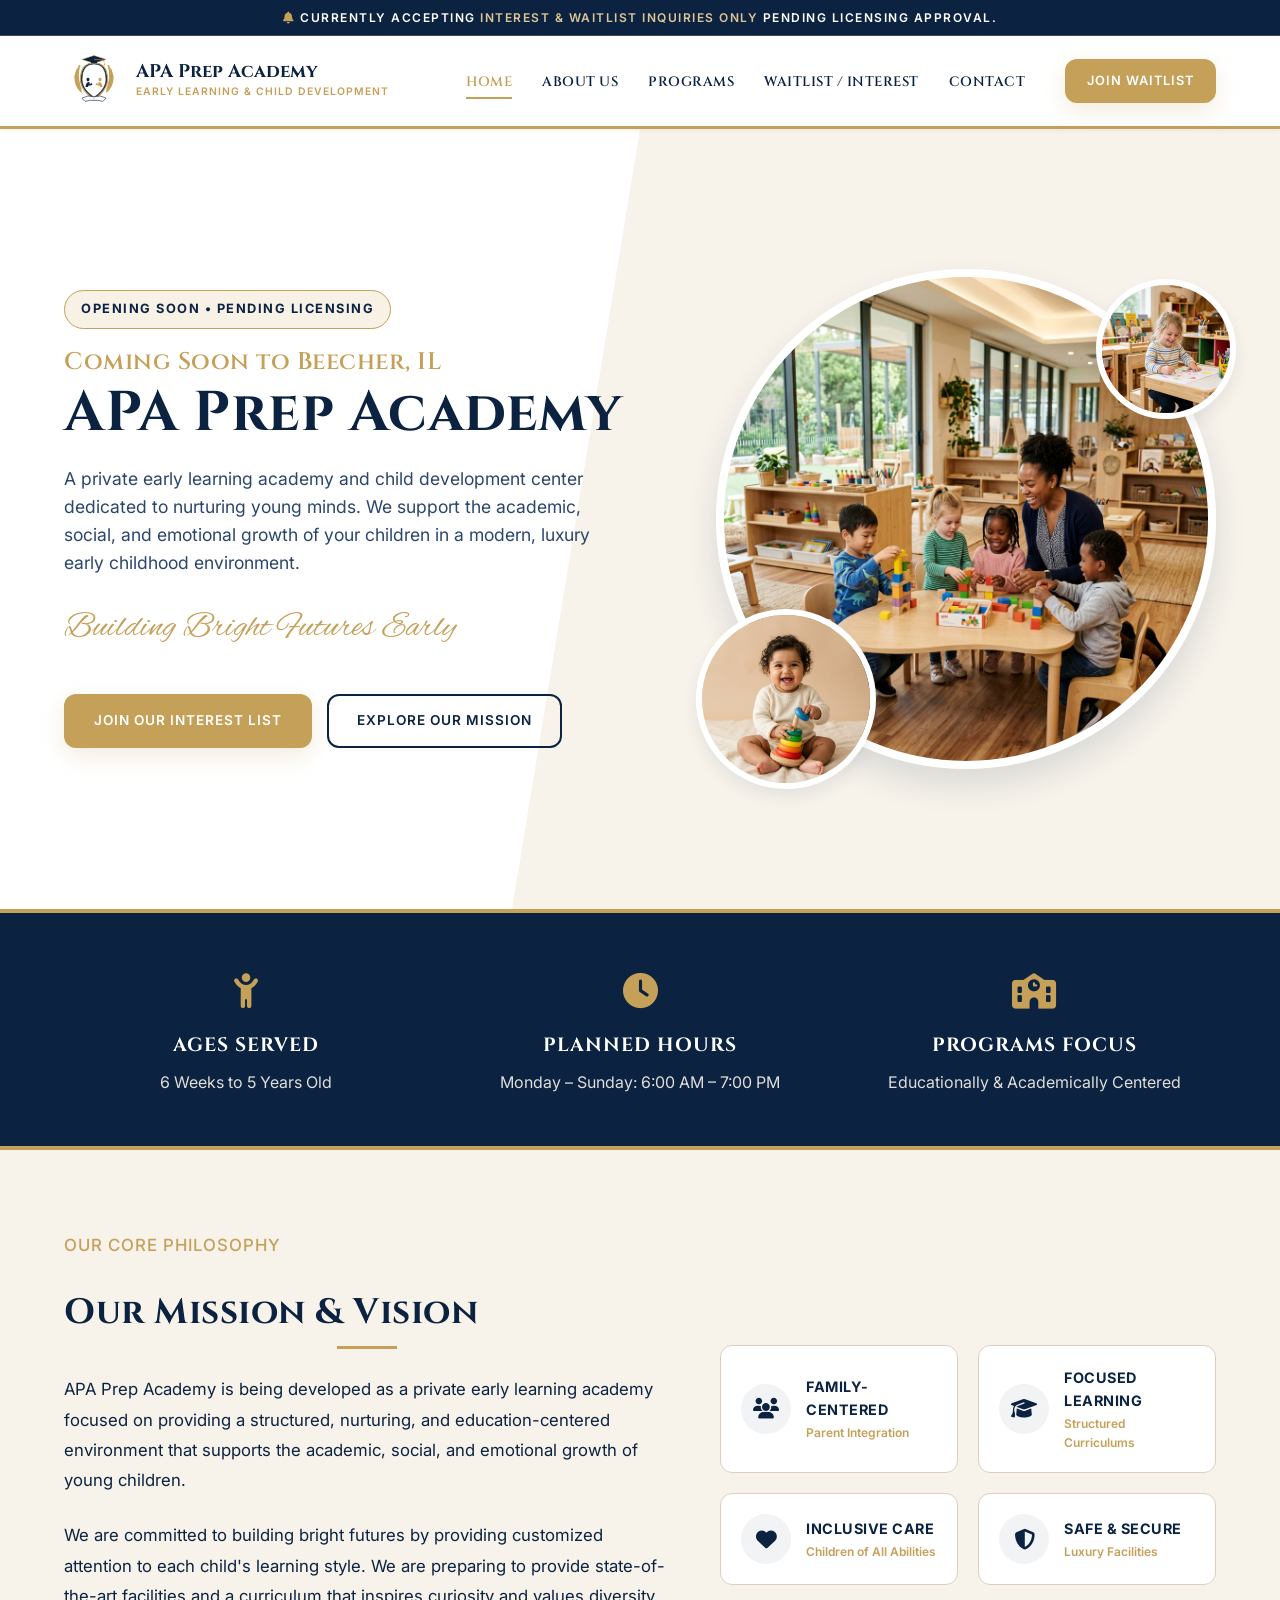
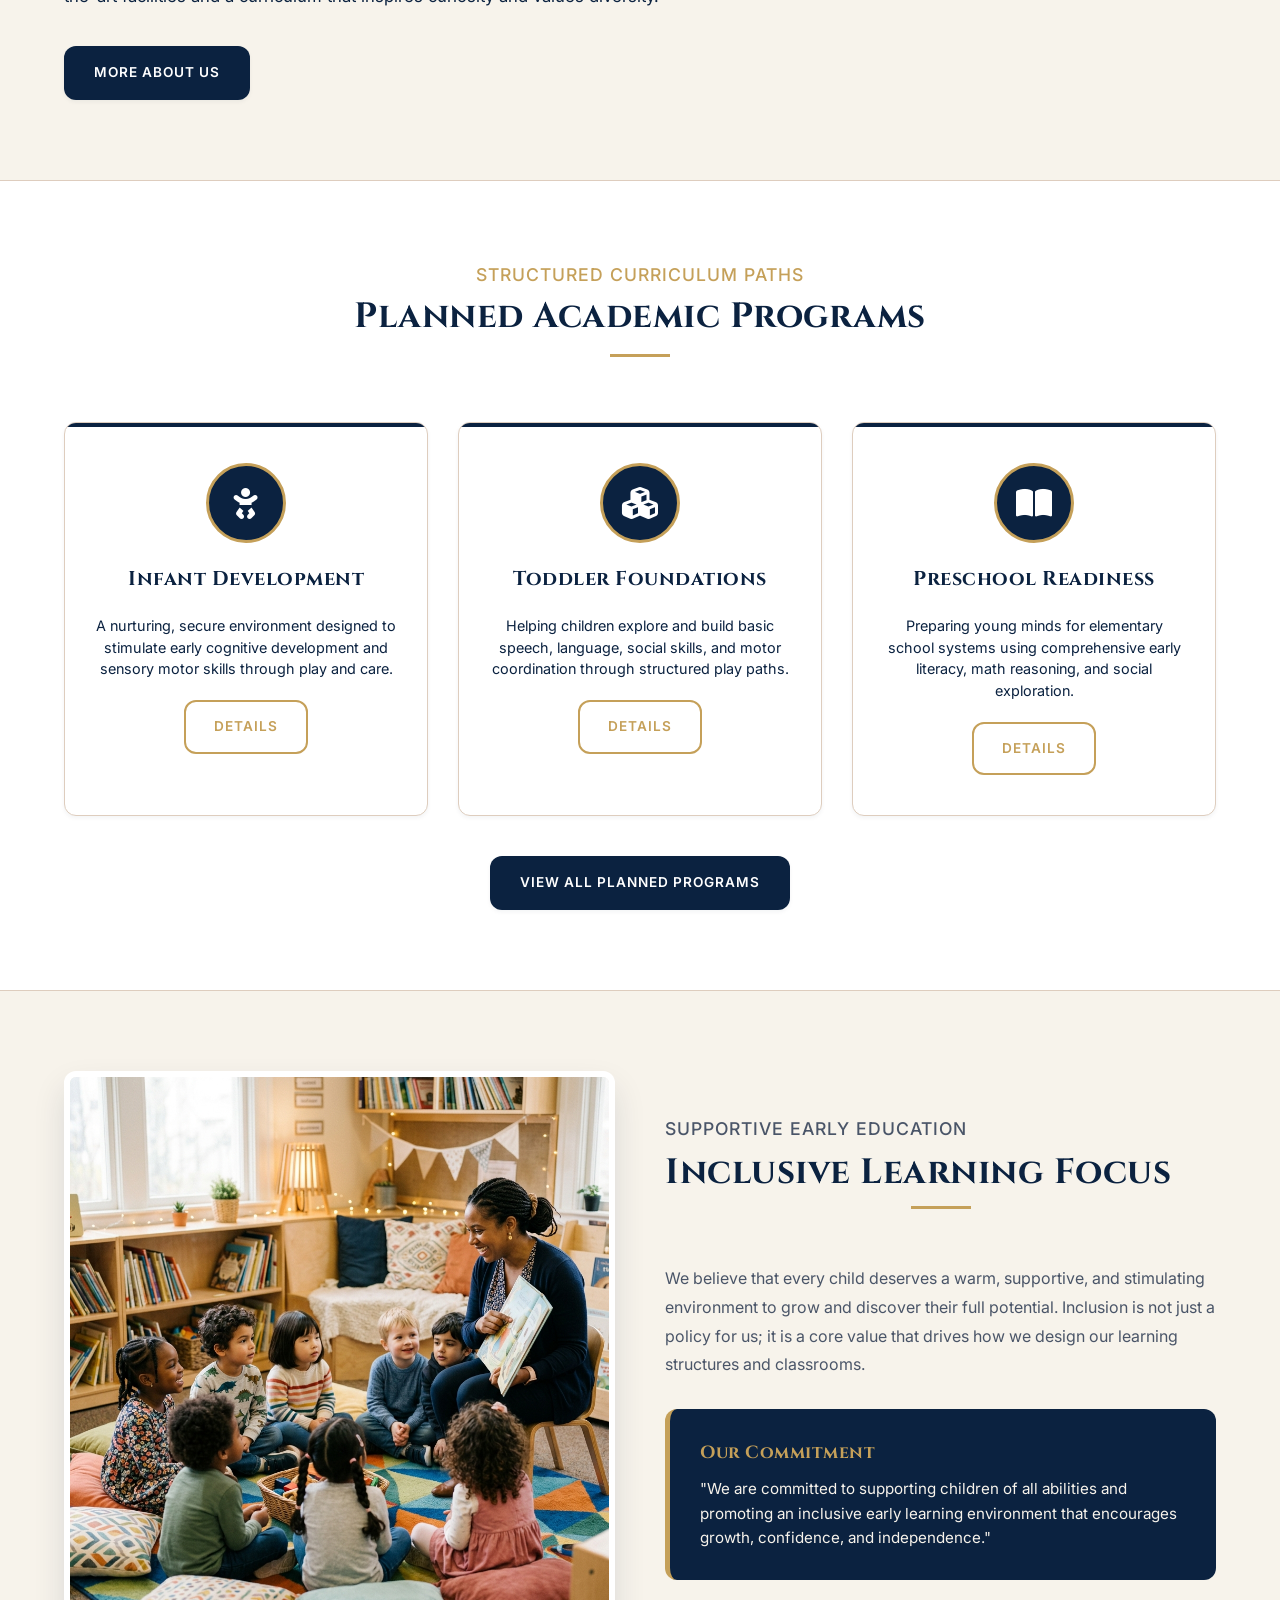
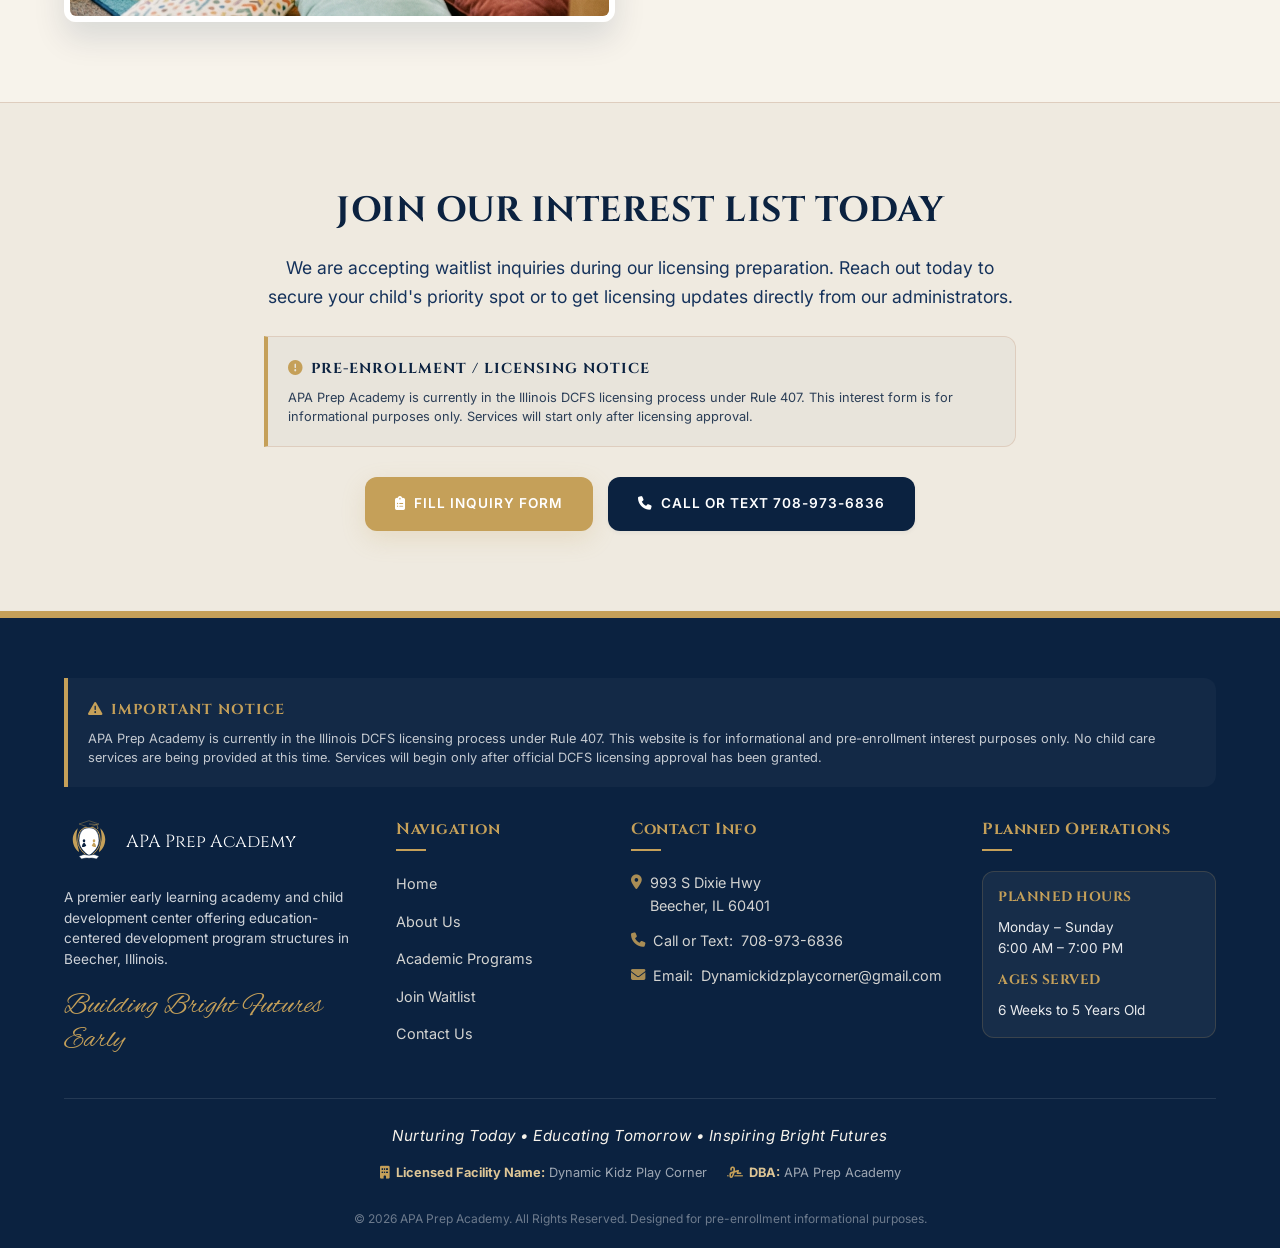
<file: index.html>
<!DOCTYPE html>
<html lang="en">
<head>
  <meta charset="UTF-8">
  <meta name="viewport" content="width=device-width, initial-scale=1.0">
  <title>APA Prep Academy | Private Early Learning Academy in Beecher, IL</title>
  <meta name="description" content="Coming soon to Beecher, IL! APA Prep Academy is a premium, family-centered private early learning academy and child development center serving children ages 6 weeks to 5 years. Join our waitlist today.">
  <meta name="keywords" content="Beecher daycare, Beecher preschool, Early learning center Beecher IL, Childcare Beecher Illinois, child development center, waitlist">
  
  <!-- FontAwesome for Icons -->
  <link rel="stylesheet" href="https://cdnjs.cloudflare.com/ajax/libs/font-awesome/6.4.0/css/all.min.css">
  
  <!-- Custom Stylesheet -->
  <link rel="stylesheet" href="assets/css/style.css">
</head>
<body>

  <!-- Top Announcement Bar -->
  <div class="top-announcement-bar">
    <i class="fa-solid fa-bell text-gold"></i> Currently accepting <span>Interest & Waitlist Inquiries Only</span> pending licensing approval.
  </div>

  <!-- Main Header -->
  <header class="main-header">
    <div class="container navbar-container">
      <a href="index.html" class="logo-link" id="logoLink">
        <svg viewBox="0 0 200 200" xmlns="http://www.w3.org/2000/svg" class="logo-svg">
          <!-- Wreath Left -->
          <path d="M 60 140 C 45 130 35 110 35 90 C 35 70 45 55 55 45 C 53 55 48 70 50 90 C 52 110 60 130 60 140 Z" fill="#C5A059" />
          <circle cx="38" cy="85" r="3" fill="#C5A059" /><circle cx="43" cy="65" r="3" fill="#C5A059" /><circle cx="51" cy="50" r="3" fill="#C5A059" /><circle cx="45" cy="105" r="3" fill="#C5A059" /><circle cx="55" cy="125" r="3" fill="#C5A059" />
          <!-- Wreath Right -->
          <path d="M 140 140 C 155 130 165 110 165 90 C 165 70 155 55 145 45 C 147 55 152 70 150 90 C 148 110 140 130 140 140 Z" fill="#C5A059" />
          <circle cx="162" cy="85" r="3" fill="#C5A059" /><circle cx="157" cy="65" r="3" fill="#C5A059" /><circle cx="149" cy="50" r="3" fill="#C5A059" /><circle cx="155" cy="105" r="3" fill="#C5A059" /><circle cx="145" cy="125" r="3" fill="#C5A059" />
          <!-- Shield -->
          <path d="M 100 40 Q 145 40 145 95 C 145 135 100 160 100 160 C 100 160 55 135 55 95 Q 55 40 100 40 Z" fill="#0B2240" stroke="#C5A059" stroke-width="4" />
          <path d="M 100 43 Q 140 43 140 95 C 140 131 100 154 100 154 C 100 154 60 131 60 95 Q 60 43 100 43 Z" fill="#FFFFFF" stroke="#0B2240" stroke-width="2" />
          <!-- Left Child -->
          <path d="M 85 95 C 85 91 82 89 80 89 C 78 89 75 91 75 95 C 75 99 78 101 80 101 C 82 101 85 99 85 95 Z" fill="#0B2240" />
          <path d="M 72 120 C 72 110 76 103 82 103 C 86 103 87 107 85 110 L 89 114 L 86 117 L 83 113 L 80 120 Z" fill="#0B2240" />
          <path d="M 86 110 L 92 107 L 95 112 L 89 115 Z" fill="#0B2240" />
          <!-- Right Child -->
          <path d="M 115 95 C 115 91 118 89 120 89 C 122 89 125 91 125 95 C 125 99 122 101 120 101 C 118 101 115 99 115 95 Z" fill="#C5A059" />
          <path d="M 128 120 C 128 110 124 103 118 103 C 114 103 113 107 115 110 L 111 114 L 114 117 L 117 113 L 120 120 Z" fill="#C5A059" />
          <path d="M 114 110 L 108 107 L 105 112 L 111 115 Z" fill="#C5A059" />
          <!-- Mortarboard -->
          <polygon points="100,15 140,28 100,41 60,28" fill="#0B2240" stroke="#C5A059" stroke-width="1.5" />
          <rect x="90" y="28" width="20" height="12" fill="#0B2240" />
          <path d="M 100 28 L 132 30 L 135 43" stroke="#C5A059" stroke-width="2" fill="none" />
          <polygon points="132,43 138,43 135,49" fill="#C5A059" />
          <!-- Open Book -->
          <path d="M 80 150 Q 100 155 120 150 C 130 153 140 157 140 157 L 130 168 Q 110 162 100 165 Q 90 162 70 168 L 60 157 C 60 157 70 153 80 150 Z" fill="#FFFFFF" stroke="#0B2240" stroke-width="2" />
          <path d="M 100 152 L 100 165" stroke="#C5A059" stroke-width="2" />
        </svg>
        <div class="logo-text">
          <span class="title">APA Prep Academy</span>
          <span class="subtitle">Early Learning & Child Development</span>
        </div>
      </a>

      <!-- Navbar Menu -->
      <nav>
        <ul class="nav-menu">
          <li><a href="index.html" class="nav-link active">Home</a></li>
          <li><a href="about.html" class="nav-link">About Us</a></li>
          <li><a href="programs.html" class="nav-link">Programs</a></li>
          <li><a href="enrollment.html" class="nav-link">Waitlist / Interest</a></li>
          <li><a href="contact.html" class="nav-link">Contact</a></li>
          <li class="nav-cta"><a href="enrollment.html" class="btn btn-secondary">Join Waitlist</a></li>
        </ul>
      </nav>

      <!-- Hamburger Menu Button -->
      <button class="mobile-menu-btn" aria-label="Toggle navigation menu">
        <span></span>
        <span></span>
        <span></span>
      </button>
    </div>
  </header>

  <!-- Hero Section -->
  <section class="hero-home">
    <div class="hero-diagonal-decor"></div>
    <div class="container hero-grid">
      <div class="hero-text-content">
        <div class="hero-badge">Opening Soon • Pending Licensing</div>
        <h1 class="hero-title">
          <span>Coming Soon to Beecher, IL</span>
          APA Prep Academy
        </h1>
        <p class="hero-description">
          A private early learning academy and child development center dedicated to nurturing young minds. We support the academic, social, and emotional growth of your children in a modern, luxury early childhood environment.
        </p>
        <div class="hero-tagline-wrap">
          <span class="script-text">Building Bright Futures Early</span>
        </div>
        <div class="hero-ctas">
          <a href="enrollment.html" class="btn btn-secondary">Join Our Interest List</a>
          <a href="about.html" class="btn btn-outline">Explore Our Mission</a>
        </div>
      </div>
      
      <div class="hero-image-wrapper">
        <div class="hero-image-container">
          <img src="assets/images/hero-classroom.png" alt="Diverse teacher and children building blocks in high-end daycare classroom">
        </div>
        <div class="hero-floating-circle-1">
          <img src="assets/images/baby-playing.png" alt="Happy baby playing with toy">
        </div>
        <div class="hero-floating-circle-2">
          <img src="assets/images/child-drawing.png" alt="Diverse child drawing with pencil">
        </div>
      </div>
    </div>
  </section>

  <!-- Quick Info Row -->
  <section class="facts-banner">
    <div class="container facts-grid">
      <div class="fact-item">
        <div class="fact-icon"><i class="fa-solid fa-child-reaching"></i></div>
        <h3>Ages Served</h3>
        <p>6 Weeks to 5 Years Old</p>
      </div>
      <div class="fact-item">
        <div class="fact-icon"><i class="fa-solid fa-clock"></i></div>
        <h3>Planned Hours</h3>
        <p>Monday – Sunday: 6:00 AM – 7:00 PM</p>
      </div>
      <div class="fact-item">
        <div class="fact-icon"><i class="fa-solid fa-school"></i></div>
        <h3>Programs Focus</h3>
        <p>Educationally & Academically Centered</p>
      </div>
    </div>
  </section>

  <!-- About Us Preview Section -->
  <section class="section-padding">
    <div class="container mission-section-grid">
      <div class="mission-text-box">
        <div class="section-title-wrap" style="text-align: left; margin-bottom: 25px;">
          <p>Our Core Philosophy</p>
          <h2 style="text-align: left; display: block; padding-bottom: 8px;">Our Mission & Vision</h2>
        </div>
        <p>
          APA Prep Academy is being developed as a private early learning academy focused on providing a structured, nurturing, and education-centered environment that supports the academic, social, and emotional growth of young children.
        </p>
        <p>
          We are committed to building bright futures by providing customized attention to each child's learning style. We are preparing to provide state-of-the-art facilities and a curriculum that inspires curiosity and values diversity.
        </p>
        <a href="about.html" class="btn btn-primary" style="margin-top: 10px;">More About Us</a>
      </div>
      
      <div class="academy-badges">
        <div class="academy-badge-item">
          <div class="badge-icon-box"><i class="fa-solid fa-users"></i></div>
          <div>
            <h4>Family-Centered</h4>
            <p>Parent Integration</p>
          </div>
        </div>
        <div class="academy-badge-item">
          <div class="badge-icon-box"><i class="fa-solid fa-graduation-cap"></i></div>
          <div>
            <h4>Focused Learning</h4>
            <p>Structured Curriculums</p>
          </div>
        </div>
        <div class="academy-badge-item">
          <div class="badge-icon-box"><i class="fa-solid fa-heart"></i></div>
          <div>
            <h4>Inclusive Care</h4>
            <p>Children of All Abilities</p>
          </div>
        </div>
        <div class="academy-badge-item">
          <div class="badge-icon-box"><i class="fa-solid fa-shield-halved"></i></div>
          <div>
            <h4>Safe & Secure</h4>
            <p>Luxury Facilities</p>
          </div>
        </div>
      </div>
    </div>
  </section>

  <!-- Programs Summary Section -->
  <section class="section-padding" style="background-color: var(--white); border-top: 1px solid var(--cream-dark); border-bottom: 1px solid var(--cream-dark);">
    <div class="container">
      <div class="section-title-wrap">
        <p>Structured Curriculum Paths</p>
        <h2>Planned Academic Programs</h2>
      </div>

      <div class="programs-highlight-grid">
        <div class="program-highlight-card">
          <div class="program-icon-box"><i class="fa-solid fa-baby"></i></div>
          <h3>Infant Development</h3>
          <p>A nurturing, secure environment designed to stimulate early cognitive development and sensory motor skills through play and care.</p>
          <a href="programs.html" class="btn btn-outline-gold btn-sm">Details</a>
        </div>
        
        <div class="program-highlight-card">
          <div class="program-icon-box"><i class="fa-solid fa-cubes"></i></div>
          <h3>Toddler Foundations</h3>
          <p>Helping children explore and build basic speech, language, social skills, and motor coordination through structured play paths.</p>
          <a href="programs.html" class="btn btn-outline-gold btn-sm">Details</a>
        </div>

        <div class="program-highlight-card">
          <div class="program-icon-box"><i class="fa-solid fa-book-open"></i></div>
          <h3>Preschool Readiness</h3>
          <p>Preparing young minds for elementary school systems using comprehensive early literacy, math reasoning, and social exploration.</p>
          <a href="programs.html" class="btn btn-outline-gold btn-sm">Details</a>
        </div>
      </div>

      <div class="text-center" style="margin-top: 40px;">
        <a href="programs.html" class="btn btn-primary">View All Planned Programs</a>
      </div>
    </div>
  </section>

  <!-- Inclusive Learning Section -->
  <section class="section-padding" style="background-color: var(--cream-bg);">
    <div class="container">
      <div class="about-grid">
        <div class="about-image-wrap">
          <div class="about-image-frame">
            <img src="assets/images/teacher-reading.png" alt="Diverse preschool teacher reading to multi-ethnic children in a circle">
          </div>
          <div class="about-image-decor"></div>
        </div>
        <div class="about-details">
          <div class="section-title-wrap" style="text-align: left; margin-bottom: 20px;">
            <p>Supportive Early Education</p>
            <h2 style="text-align: left; display: block; padding-bottom: 8px;">Inclusive Learning Focus</h2>
          </div>
          <p>
            We believe that every child deserves a warm, supportive, and stimulating environment to grow and discover their full potential. Inclusion is not just a policy for us; it is a core value that drives how we design our learning structures and classrooms.
          </p>
          
          <div class="about-highlight-box">
            <h4>Our Commitment</h4>
            <p>
              "We are committed to supporting children of all abilities and promoting an inclusive early learning environment that encourages growth, confidence, and independence."
            </p>
          </div>
        </div>
      </div>
    </div>
  </section>

  <!-- Pre-Enrollment Call to Action Section -->
  <section class="section-padding text-navy" style="background-color: var(--cream-card); border-top: 1px solid var(--cream-dark); border-bottom: 3px solid var(--gold-primary);">
    <div class="container text-center" style="max-width: 800px;">
      <h2 style="font-size: 2.2rem; margin-bottom: 15px; text-transform: uppercase;">Join Our Interest List Today</h2>
      <p style="font-size: 1.1rem; margin-bottom: 25px; color: var(--navy-light);">
        We are accepting waitlist inquiries during our licensing preparation. Reach out today to secure your child's priority spot or to get licensing updates directly from our administrators.
      </p>
      
      <div class="licensing-notice-box light-version" style="text-align: left; margin-bottom: 30px;">
        <h4><i class="fa-solid fa-circle-exclamation text-gold"></i> Pre-Enrollment / Licensing Notice</h4>
        <p>
          APA Prep Academy is currently in the Illinois DCFS licensing process under Rule 407. This interest form is for informational purposes only. Services will start only after licensing approval.
        </p>
      </div>

      <div style="display: flex; gap: 15px; justify-content: center; flex-wrap: wrap;">
        <a href="enrollment.html" class="btn btn-secondary"><i class="fa-solid fa-clipboard-list" style="margin-right: 8px;"></i> Fill Inquiry Form</a>
        <a href="tel:7089736836" class="btn btn-primary"><i class="fa-solid fa-phone" style="margin-right: 8px;"></i> Call or Text 708-973-6836</a>
      </div>
    </div>
  </section>

  <!-- Main Footer -->
  <footer class="main-footer">
    <div class="container">
      
      <!-- Licensing Notice Banner at Top of Footer -->
      <div class="licensing-notice-box">
        <h4><i class="fa-solid fa-triangle-exclamation"></i> Important Notice</h4>
        <p>
          APA Prep Academy is currently in the Illinois DCFS licensing process under Rule 407. This website is for informational and pre-enrollment interest purposes only. No child care services are being provided at this time. Services will begin only after official DCFS licensing approval has been granted.
        </p>
      </div>

      <div class="footer-top">
        <div class="footer-brand">
          <div class="footer-logo">
            <svg viewBox="0 0 200 200" xmlns="http://www.w3.org/2000/svg" class="footer-logo-svg">
              <path d="M 60 140 C 45 130 35 110 35 90 C 35 70 45 55 55 45 C 53 55 48 70 50 90 C 52 110 60 130 60 140 Z" fill="#C5A059" />
              <path d="M 140 140 C 155 130 165 110 165 90 C 165 70 155 55 145 45 C 147 55 152 70 150 90 C 148 110 140 130 140 140 Z" fill="#C5A059" />
              <path d="M 100 40 Q 145 40 145 95 C 145 135 100 160 100 160 C 100 160 55 135 55 95 Q 55 40 100 40 Z" fill="#0B2240" stroke="#C5A059" stroke-width="4" />
              <path d="M 100 43 Q 140 43 140 95 C 140 131 100 154 100 154 C 100 154 60 131 60 95 Q 60 43 100 43 Z" fill="#FFFFFF" stroke="#0B2240" stroke-width="2" />
              <!-- Silhouettes -->
              <path d="M 85 95 C 85 91 82 89 80 89 C 78 89 75 91 75 95 C 75 99 78 101 80 101 C 82 101 85 99 85 95 Z" fill="#0B2240" />
              <path d="M 72 120 C 72 110 76 103 82 103 L 89 114 L 86 117 L 80 120 Z" fill="#0B2240" />
              <path d="M 115 95 C 115 91 118 89 120 89 C 122 89 125 91 125 95 C 125 99 122 101 120 101 C 118 101 115 99 115 95 Z" fill="#C5A059" />
              <path d="M 128 120 C 128 110 124 103 118 103 L 111 114 L 114 117 L 120 120 Z" fill="#C5A059" />
              <!-- Mortarboard -->
              <polygon points="100,15 140,28 100,41 60,28" fill="#0B2240" stroke="#C5A059" stroke-width="1.5" />
              <rect x="90" y="28" width="20" height="12" fill="#0B2240" />
              <path d="M 100 28 L 132 30 L 135 43" stroke="#C5A059" stroke-width="2" fill="none" />
              <polygon points="132,43 138,43 135,49" fill="#C5A059" />
              <!-- Book -->
              <path d="M 80 150 Q 100 155 120 150 C 130 153 140 157 140 157 L 130 168 Q 110 162 100 165 Q 90 162 70 168 L 60 157 C 60 157 70 153 80 150 Z" fill="#FFFFFF" stroke="#0B2240" stroke-width="2" />
            </svg>
            <span class="footer-title">APA Prep Academy</span>
          </div>
          <p style="font-size: 0.85rem; opacity: 0.8; line-height: 1.5; margin-top: 5px;">
            A premier early learning academy and child development center offering education-centered development program structures in Beecher, Illinois.
          </p>
          <span class="script-text">Building Bright Futures Early</span>
        </div>

        <div>
          <h4 class="footer-col-title">Navigation</h4>
          <ul class="footer-links">
            <li><a href="index.html">Home</a></li>
            <li><a href="about.html">About Us</a></li>
            <li><a href="programs.html">Academic Programs</a></li>
            <li><a href="enrollment.html">Join Waitlist</a></li>
            <li><a href="contact.html">Contact Us</a></li>
          </ul>
        </div>

        <div>
          <h4 class="footer-col-title">Contact Info</h4>
          <div class="footer-contact-info">
            <span><i class="fa-solid fa-location-dot"></i> 993 S Dixie Hwy<br>Beecher, IL 60401</span>
            <span><i class="fa-solid fa-phone"></i> Call or Text:<br><a href="tel:7089736836">708-973-6836</a></span>
            <span><i class="fa-solid fa-envelope"></i> Email:<br><a href="mailto:Dynamickidzplaycorner@gmail.com">Dynamickidzplaycorner@gmail.com</a></span>
          </div>
        </div>

        <div>
          <h4 class="footer-col-title">Planned Operations</h4>
          <div class="footer-hours-box">
            <h5>Planned Hours</h5>
            <p style="margin-bottom: 10px;">Monday – Sunday<br>6:00 AM – 7:00 PM</p>
            <h5>Ages Served</h5>
            <p>6 Weeks to 5 Years Old</p>
          </div>
        </div>
      </div>

      <!-- Bottom Footer Info -->
      <div class="footer-bottom">
        <div class="footer-slogan">
          Nurturing Today &bull; Educating Tomorrow &bull; Inspiring Bright Futures
        </div>
        
        <div class="footer-meta-info">
          <div class="footer-meta-item">
            <i class="fa-solid fa-building text-gold"></i>
            <span><strong>Licensed Facility Name:</strong> Dynamic Kidz Play Corner</span>
          </div>
          <div class="footer-meta-item">
            <i class="fa-solid fa-signature text-gold"></i>
            <span><strong>DBA:</strong> APA Prep Academy</span>
          </div>
        </div>

        <div class="copyright">
          &copy; 2026 APA Prep Academy. All Rights Reserved. Designed for pre-enrollment informational purposes.
        </div>
      </div>

    </div>
  </footer>

  <!-- Custom Scripts -->
  <script src="assets/js/main.js"></script>
</body>
</html>
</file>
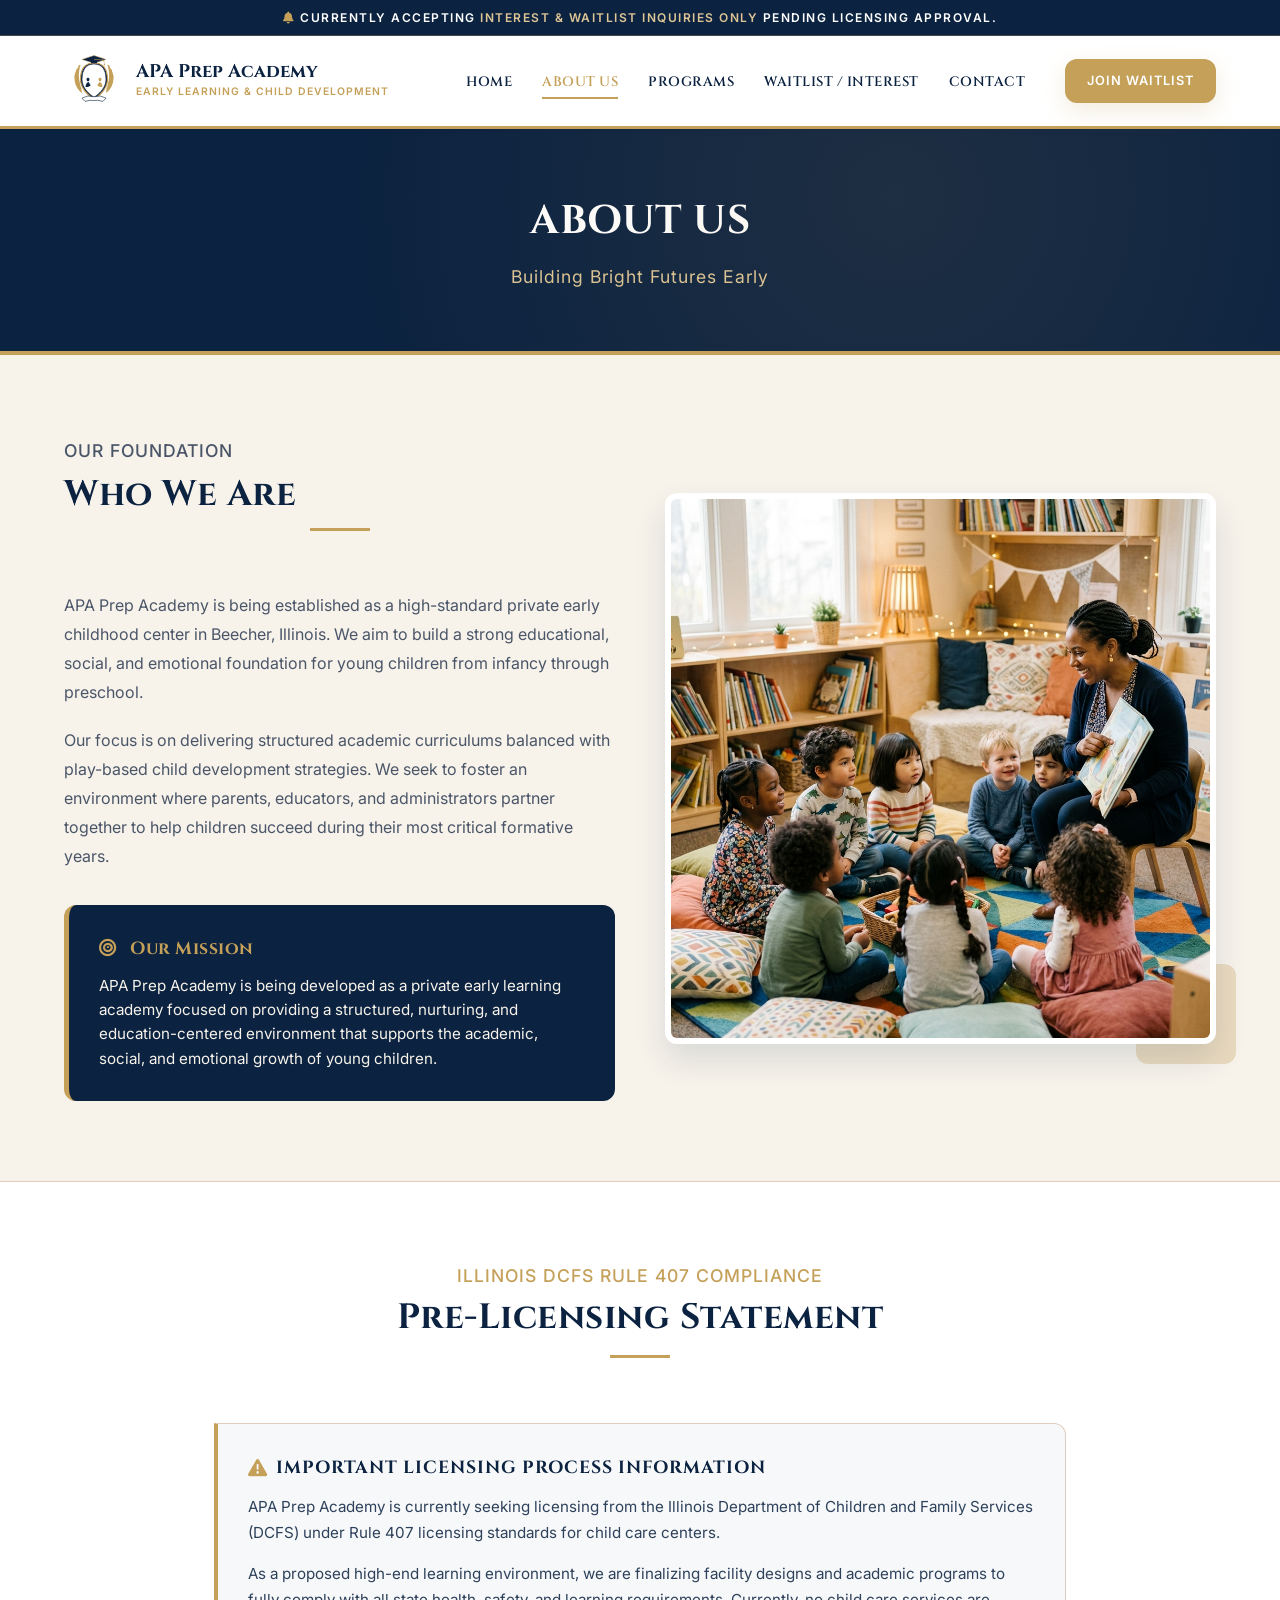
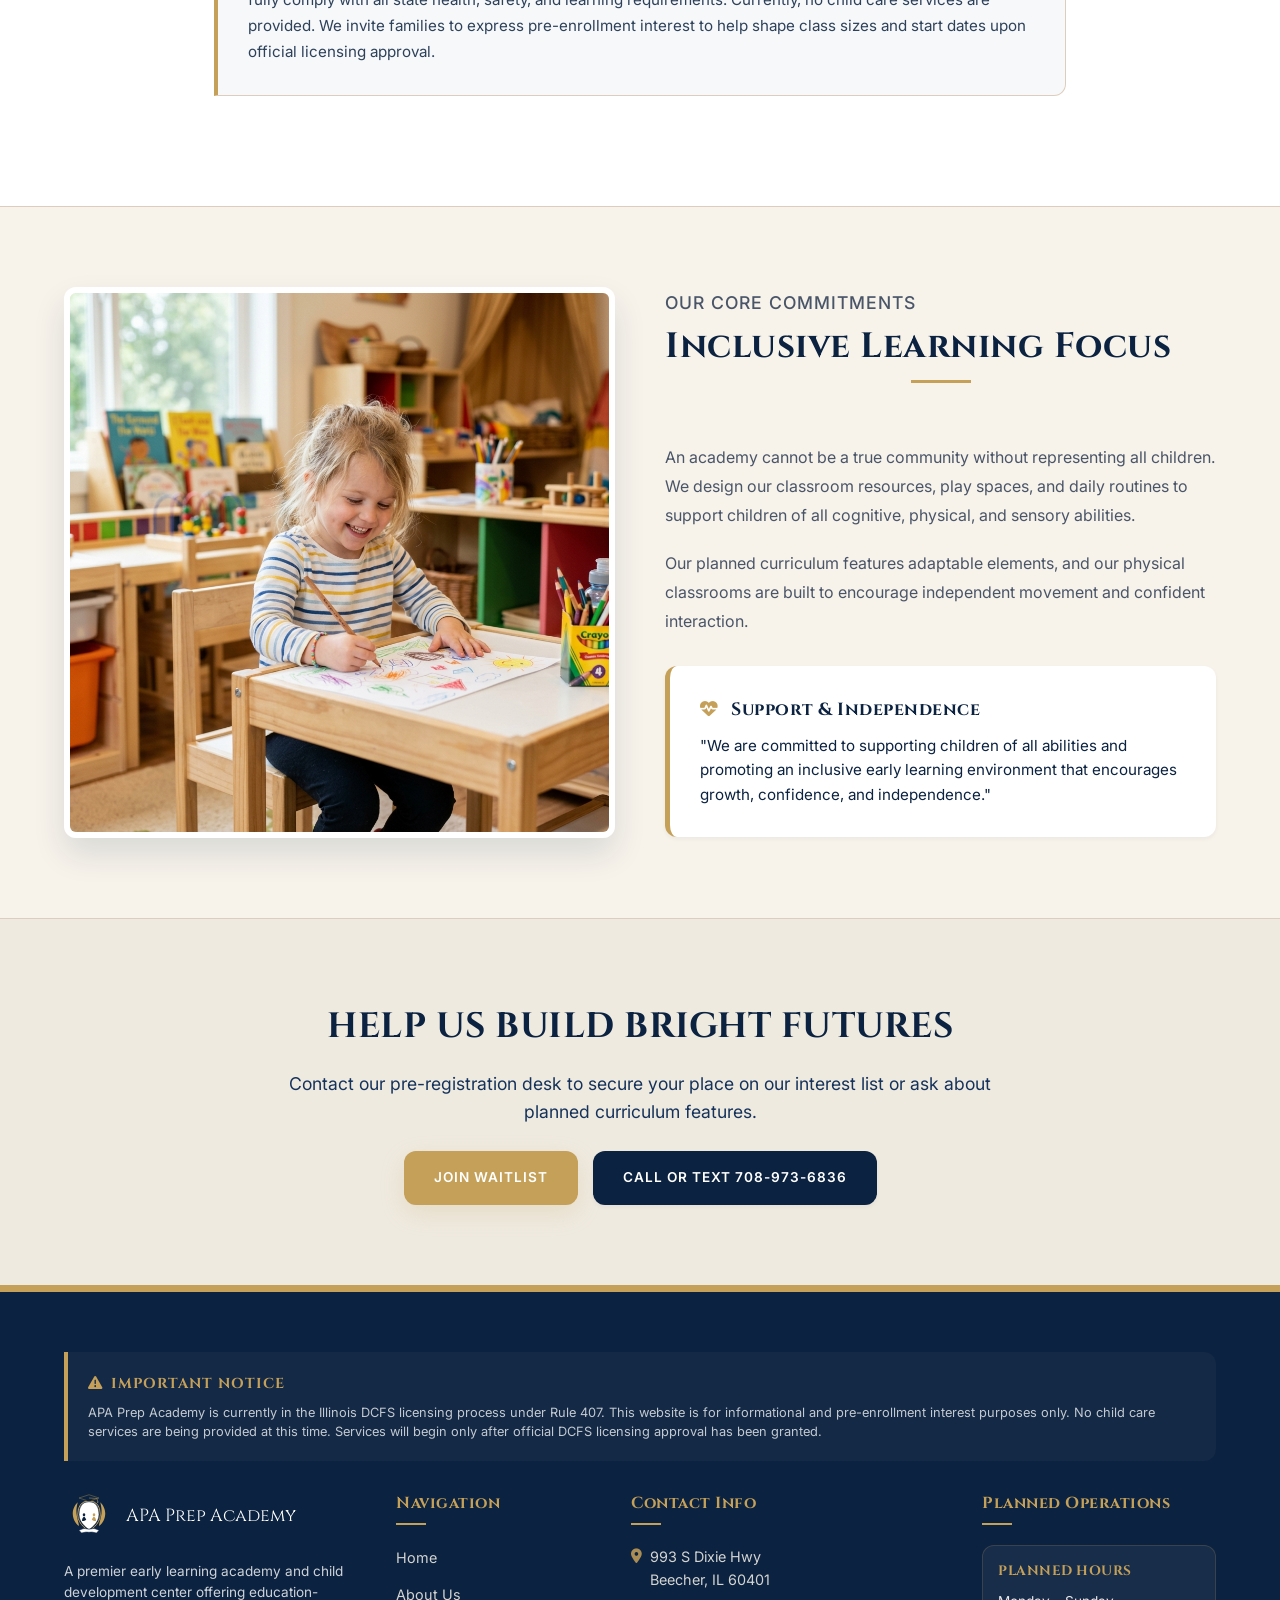
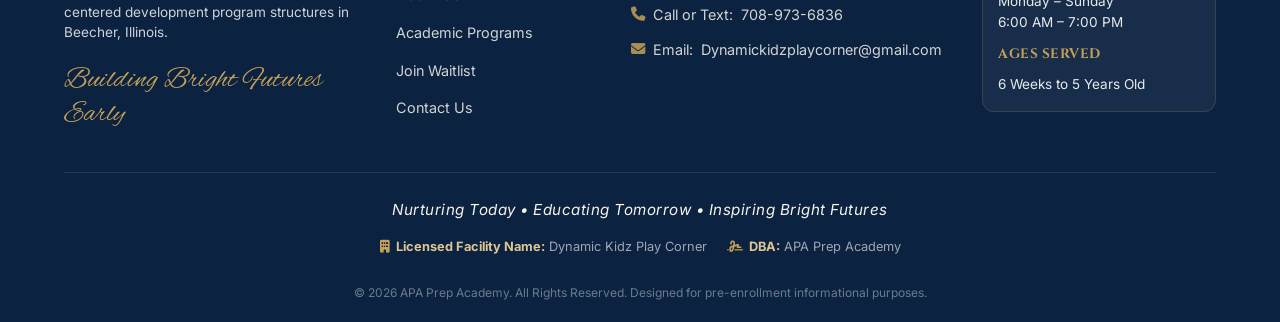
<file: about.html>
<!DOCTYPE html>
<html lang="en">
<head>
  <meta charset="UTF-8">
  <meta name="viewport" content="width=device-width, initial-scale=1.0">
  <title>About Us | APA Prep Academy | Early Child Development Beecher</title>
  <meta name="description" content="Learn about the mission, values, and inclusive learning focus at APA Prep Academy, a premier private early learning center coming soon to Beecher, Illinois.">
  <meta name="keywords" content="Beecher preschool, Beecher daycare, Early learning center Beecher IL, Childcare Beecher Illinois, academy mission">
  
  <!-- FontAwesome for Icons -->
  <link rel="stylesheet" href="https://cdnjs.cloudflare.com/ajax/libs/font-awesome/6.4.0/css/all.min.css">
  
  <!-- Custom Stylesheet -->
  <link rel="stylesheet" href="assets/css/style.css">
</head>
<body>

  <!-- Top Announcement Bar -->
  <div class="top-announcement-bar">
    <i class="fa-solid fa-bell text-gold"></i> Currently accepting <span>Interest & Waitlist Inquiries Only</span> pending licensing approval.
  </div>

  <!-- Main Header -->
  <header class="main-header">
    <div class="container navbar-container">
      <a href="index.html" class="logo-link">
        <svg viewBox="0 0 200 200" xmlns="http://www.w3.org/2000/svg" class="logo-svg">
          <path d="M 60 140 C 45 130 35 110 35 90 C 35 70 45 55 55 45 C 53 55 48 70 50 90 C 52 110 60 130 60 140 Z" fill="#C5A059" />
          <circle cx="38" cy="85" r="3" fill="#C5A059" /><circle cx="43" cy="65" r="3" fill="#C5A059" /><circle cx="51" cy="50" r="3" fill="#C5A059" /><circle cx="45" cy="105" r="3" fill="#C5A059" /><circle cx="55" cy="125" r="3" fill="#C5A059" />
          <path d="M 140 140 C 155 130 165 110 165 90 C 165 70 155 55 145 45 C 147 55 152 70 150 90 C 148 110 140 130 140 140 Z" fill="#C5A059" />
          <circle cx="162" cy="85" r="3" fill="#C5A059" /><circle cx="157" cy="65" r="3" fill="#C5A059" /><circle cx="149" cy="50" r="3" fill="#C5A059" /><circle cx="155" cy="105" r="3" fill="#C5A059" /><circle cx="145" cy="125" r="3" fill="#C5A059" />
          <path d="M 100 40 Q 145 40 145 95 C 145 135 100 160 100 160 C 100 160 55 135 55 95 Q 55 40 100 40 Z" fill="#0B2240" stroke="#C5A059" stroke-width="4" />
          <path d="M 100 43 Q 140 43 140 95 C 140 131 100 154 100 154 C 100 154 60 131 60 95 Q 60 43 100 43 Z" fill="#FFFFFF" stroke="#0B2240" stroke-width="2" />
          <path d="M 85 95 C 85 91 82 89 80 89 C 78 89 75 91 75 95 C 75 99 78 101 80 101 C 82 101 85 99 85 95 Z" fill="#0B2240" />
          <path d="M 72 120 C 72 110 76 103 82 103 L 89 114 L 86 117 L 80 120 Z" fill="#0B2240" />
          <path d="M 115 95 C 115 91 118 89 120 89 C 122 89 125 91 125 95 C 125 99 122 101 120 101 C 118 101 115 99 115 95 Z" fill="#C5A059" />
          <path d="M 128 120 C 128 110 124 103 118 103 L 111 114 L 114 117 L 120 120 Z" fill="#C5A059" />
          <polygon points="100,15 140,28 100,41 60,28" fill="#0B2240" stroke="#C5A059" stroke-width="1.5" />
          <rect x="90" y="28" width="20" height="12" fill="#0B2240" />
          <path d="M 100 28 L 132 30 L 135 43" stroke="#C5A059" stroke-width="2" fill="none" />
          <polygon points="132,43 138,43 135,49" fill="#C5A059" />
          <path d="M 80 150 Q 100 155 120 150 C 130 153 140 157 140 157 L 130 168 Q 110 162 100 165 Q 90 162 70 168 L 60 157 C 60 157 70 153 80 150 Z" fill="#FFFFFF" stroke="#0B2240" stroke-width="2" />
        </svg>
        <div class="logo-text">
          <span class="title">APA Prep Academy</span>
          <span class="subtitle">Early Learning & Child Development</span>
        </div>
      </a>

      <!-- Navbar Menu -->
      <nav>
        <ul class="nav-menu">
          <li><a href="index.html" class="nav-link">Home</a></li>
          <li><a href="about.html" class="nav-link active">About Us</a></li>
          <li><a href="programs.html" class="nav-link">Programs</a></li>
          <li><a href="enrollment.html" class="nav-link">Waitlist / Interest</a></li>
          <li><a href="contact.html" class="nav-link">Contact</a></li>
          <li class="nav-cta"><a href="enrollment.html" class="btn btn-secondary">Join Waitlist</a></li>
        </ul>
      </nav>

      <!-- Hamburger Menu Button -->
      <button class="mobile-menu-btn" aria-label="Toggle navigation menu">
        <span></span>
        <span></span>
        <span></span>
      </button>
    </div>
  </header>

  <!-- Page Hero Header -->
  <section class="page-hero">
    <div class="container">
      <h1>About Us</h1>
      <p>Building Bright Futures Early</p>
    </div>
  </section>

  <!-- Main About Content Section -->
  <section class="section-padding">
    <div class="container">
      <div class="about-grid">
        <div class="about-details">
          <div class="section-title-wrap" style="text-align: left; margin-bottom: 25px;">
            <p>Our Foundation</p>
            <h2 style="text-align: left; display: block; padding-bottom: 8px;">Who We Are</h2>
          </div>
          <p>
            APA Prep Academy is being established as a high-standard private early childhood center in Beecher, Illinois. We aim to build a strong educational, social, and emotional foundation for young children from infancy through preschool.
          </p>
          <p>
            Our focus is on delivering structured academic curriculums balanced with play-based child development strategies. We seek to foster an environment where parents, educators, and administrators partner together to help children succeed during their most critical formative years.
          </p>
          
          <!-- Our Mission Block -->
          <div class="about-highlight-box" style="margin-top: 15px;">
            <h4><i class="fa-solid fa-bullseye" style="margin-right: 8px; color: var(--gold-primary);"></i> Our Mission</h4>
            <p>
              APA Prep Academy is being developed as a private early learning academy focused on providing a structured, nurturing, and education-centered environment that supports the academic, social, and emotional growth of young children.
            </p>
          </div>
        </div>

        <div class="about-image-wrap">
          <div class="about-image-frame">
            <img src="assets/images/teacher-reading.png" alt="Diverse teacher reading a book to a group of preschool children sitting in a circle">
          </div>
          <div class="about-image-decor"></div>
        </div>
      </div>
    </div>
  </section>

  <!-- Licensing Process Details (Compliance Callout) -->
  <section class="section-padding" style="background-color: var(--white); border-top: 1px solid var(--cream-dark); border-bottom: 1px solid var(--cream-dark);">
    <div class="container" style="max-width: 900px;">
      <div class="section-title-wrap">
        <p>Illinois DCFS Rule 407 Compliance</p>
        <h2>Pre-Licensing Statement</h2>
      </div>
      
      <div class="licensing-notice-box light-version" style="padding: 30px;">
        <h4 style="font-size: 1.1rem; margin-bottom: 12px;"><i class="fa-solid fa-triangle-exclamation text-gold" style="font-size: 1.2rem;"></i> Important Licensing Process Information</h4>
        <p style="font-size: 0.95rem; line-height: 1.7; margin-bottom: 15px;">
          APA Prep Academy is currently seeking licensing from the Illinois Department of Children and Family Services (DCFS) under Rule 407 licensing standards for child care centers.
        </p>
        <p style="font-size: 0.95rem; line-height: 1.7;">
          As a proposed high-end learning environment, we are finalizing facility designs and academic programs to fully comply with all state health, safety, and learning requirements. Currently, no child care services are provided. We invite families to express pre-enrollment interest to help shape class sizes and start dates upon official licensing approval.
        </p>
      </div>
    </div>
  </section>

  <!-- Inclusive Learning Focus Detailed Section -->
  <section class="section-padding" style="background-color: var(--cream-bg);">
    <div class="container">
      <div class="about-grid">
        
        <div class="about-image-wrap">
          <!-- We can reuse our child drawing image here -->
          <div class="about-image-frame">
            <img src="assets/images/child-drawing.png" alt="Preschool child drawing, demonstrating independent child-led learning focus">
          </div>
          <div class="about-image-decor"></div>
        </div>

        <div class="about-details">
          <div class="section-title-wrap" style="text-align: left; margin-bottom: 25px;">
            <p>Our Core Commitments</p>
            <h2 style="text-align: left; display: block; padding-bottom: 8px;">Inclusive Learning Focus</h2>
          </div>
          <p>
            An academy cannot be a true community without representing all children. We design our classroom resources, play spaces, and daily routines to support children of all cognitive, physical, and sensory abilities.
          </p>
          <p>
            Our planned curriculum features adaptable elements, and our physical classrooms are built to encourage independent movement and confident interaction.
          </p>
          
          <div class="about-highlight-box" style="background-color: var(--white); border-color: var(--gold-primary); color: var(--navy-primary); box-shadow: var(--shadow-sm);">
            <h4 style="color: var(--navy-primary); font-weight: 700;"><i class="fa-solid fa-heart-pulse text-gold" style="margin-right: 8px;"></i> Support & Independence</h4>
            <p style="color: var(--text-muted);">
              "We are committed to supporting children of all abilities and promoting an inclusive early learning environment that encourages growth, confidence, and independence."
            </p>
          </div>
        </div>

      </div>
    </div>
  </section>

  <!-- Pre-Enrollment Call to Action -->
  <section class="section-padding text-navy" style="background-color: var(--cream-card); border-top: 1px solid var(--cream-dark); border-bottom: 3px solid var(--gold-primary);">
    <div class="container text-center" style="max-width: 800px;">
      <h2 style="font-size: 2.2rem; margin-bottom: 15px; text-transform: uppercase;">Help Us Build Bright Futures</h2>
      <p style="font-size: 1.1rem; margin-bottom: 25px; color: var(--navy-light);">
        Contact our pre-registration desk to secure your place on our interest list or ask about planned curriculum features.
      </p>
      <div style="display: flex; gap: 15px; justify-content: center; flex-wrap: wrap;">
        <a href="enrollment.html" class="btn btn-secondary">Join Waitlist</a>
        <a href="tel:7089736836" class="btn btn-primary">Call or Text 708-973-6836</a>
      </div>
    </div>
  </section>

  <!-- Main Footer -->
  <footer class="main-footer">
    <div class="container">
      
      <!-- Licensing Notice Banner at Top of Footer -->
      <div class="licensing-notice-box">
        <h4><i class="fa-solid fa-triangle-exclamation"></i> Important Notice</h4>
        <p>
          APA Prep Academy is currently in the Illinois DCFS licensing process under Rule 407. This website is for informational and pre-enrollment interest purposes only. No child care services are being provided at this time. Services will begin only after official DCFS licensing approval has been granted.
        </p>
      </div>

      <div class="footer-top">
        <div class="footer-brand">
          <div class="footer-logo">
            <svg viewBox="0 0 200 200" xmlns="http://www.w3.org/2000/svg" class="footer-logo-svg">
              <path d="M 60 140 C 45 130 35 110 35 90 C 35 70 45 55 55 45 C 53 55 48 70 50 90 C 52 110 60 130 60 140 Z" fill="#C5A059" />
              <path d="M 140 140 C 155 130 165 110 165 90 C 165 70 155 55 145 45 C 147 55 152 70 150 90 C 148 110 140 130 140 140 Z" fill="#C5A059" />
              <path d="M 100 40 Q 145 40 145 95 C 145 135 100 160 100 160 C 100 160 55 135 55 95 Q 55 40 100 40 Z" fill="#0B2240" stroke="#C5A059" stroke-width="4" />
              <path d="M 100 43 Q 140 43 140 95 C 140 131 100 154 100 154 C 100 154 60 131 60 95 Q 60 43 100 43 Z" fill="#FFFFFF" stroke="#0B2240" stroke-width="2" />
              <path d="M 85 95 C 85 91 82 89 80 89 C 78 89 75 91 75 95 C 75 99 78 101 80 101 C 82 101 85 99 85 95 Z" fill="#0B2240" />
              <path d="M 72 120 C 72 110 76 103 82 103 L 89 114 L 86 117 L 80 120 Z" fill="#0B2240" />
              <path d="M 115 95 C 115 91 118 89 120 89 C 122 89 125 91 125 95 C 125 99 122 101 120 101 C 118 101 115 99 115 95 Z" fill="#C5A059" />
              <path d="M 128 120 C 128 110 124 103 118 103 L 111 114 L 114 117 L 120 120 Z" fill="#C5A059" />
              <polygon points="100,15 140,28 100,41 60,28" fill="#0B2240" stroke="#C5A059" stroke-width="1.5" />
              <rect x="90" y="28" width="20" height="12" fill="#0B2240" />
              <path d="M 100 28 L 132 30 L 135 43" stroke="#C5A059" stroke-width="2" fill="none" />
              <polygon points="132,43 138,43 135,49" fill="#C5A059" />
              <path d="M 80 150 Q 100 155 120 150 C 130 153 140 157 140 157 L 130 168 Q 110 162 100 165 Q 90 162 70 168 L 60 157 C 60 157 70 153 80 150 Z" fill="#FFFFFF" stroke="#0B2240" stroke-width="2" />
            </svg>
            <span class="footer-title">APA Prep Academy</span>
          </div>
          <p style="font-size: 0.85rem; opacity: 0.8; line-height: 1.5; margin-top: 5px;">
            A premier early learning academy and child development center offering education-centered development program structures in Beecher, Illinois.
          </p>
          <span class="script-text">Building Bright Futures Early</span>
        </div>

        <div>
          <h4 class="footer-col-title">Navigation</h4>
          <ul class="footer-links">
            <li><a href="index.html">Home</a></li>
            <li><a href="about.html">About Us</a></li>
            <li><a href="programs.html">Academic Programs</a></li>
            <li><a href="enrollment.html">Join Waitlist</a></li>
            <li><a href="contact.html">Contact Us</a></li>
          </ul>
        </div>

        <div>
          <h4 class="footer-col-title">Contact Info</h4>
          <div class="footer-contact-info">
            <span><i class="fa-solid fa-location-dot"></i> 993 S Dixie Hwy<br>Beecher, IL 60401</span>
            <span><i class="fa-solid fa-phone"></i> Call or Text:<br><a href="tel:7089736836">708-973-6836</a></span>
            <span><i class="fa-solid fa-envelope"></i> Email:<br><a href="mailto:Dynamickidzplaycorner@gmail.com">Dynamickidzplaycorner@gmail.com</a></span>
          </div>
        </div>

        <div>
          <h4 class="footer-col-title">Planned Operations</h4>
          <div class="footer-hours-box">
            <h5>Planned Hours</h5>
            <p style="margin-bottom: 10px;">Monday – Sunday<br>6:00 AM – 7:00 PM</p>
            <h5>Ages Served</h5>
            <p>6 Weeks to 5 Years Old</p>
          </div>
        </div>
      </div>

      <!-- Bottom Footer Info -->
      <div class="footer-bottom">
        <div class="footer-slogan">
          Nurturing Today &bull; Educating Tomorrow &bull; Inspiring Bright Futures
        </div>
        
        <div class="footer-meta-info">
          <div class="footer-meta-item">
            <i class="fa-solid fa-building text-gold"></i>
            <span><strong>Licensed Facility Name:</strong> Dynamic Kidz Play Corner</span>
          </div>
          <div class="footer-meta-item">
            <i class="fa-solid fa-signature text-gold"></i>
            <span><strong>DBA:</strong> APA Prep Academy</span>
          </div>
        </div>

        <div class="copyright">
          &copy; 2026 APA Prep Academy. All Rights Reserved. Designed for pre-enrollment informational purposes.
        </div>
      </div>

    </div>
  </footer>

  <!-- Custom Scripts -->
  <script src="assets/js/main.js"></script>
</body>
</html>
</file>
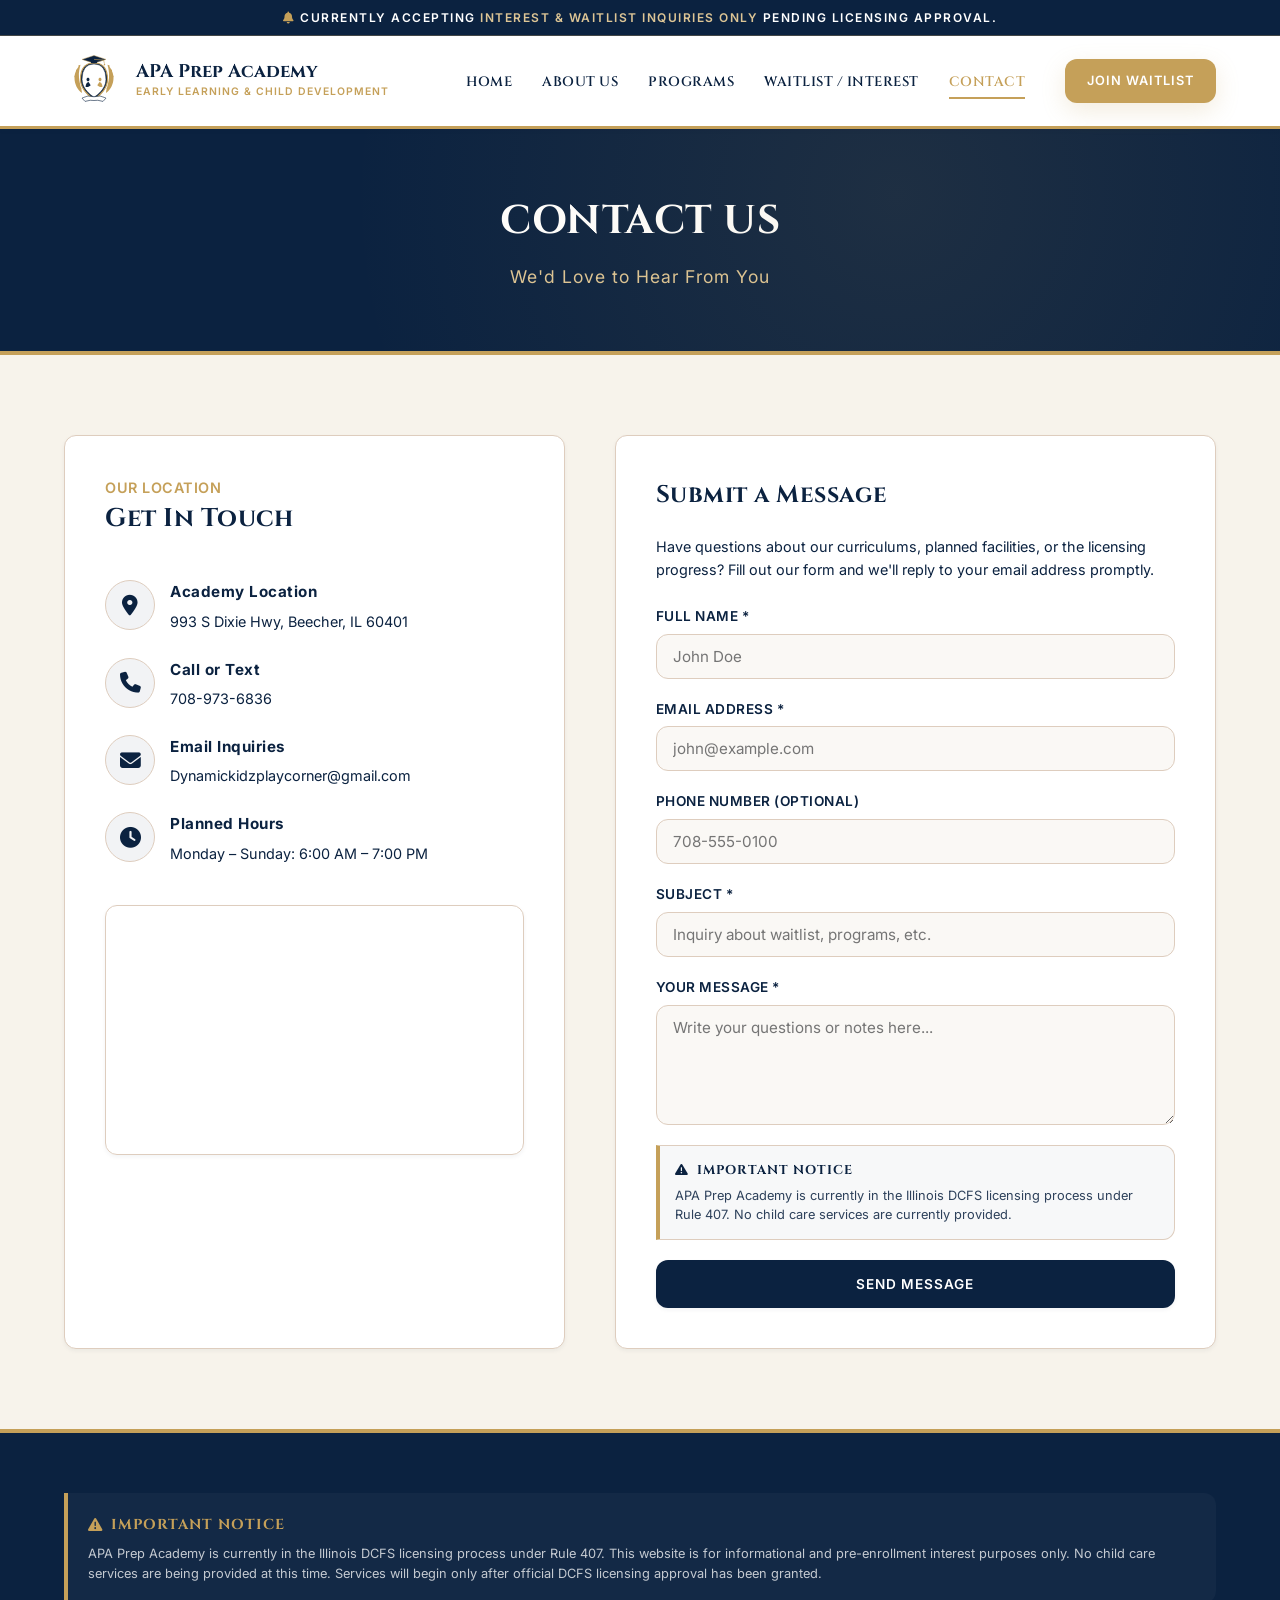
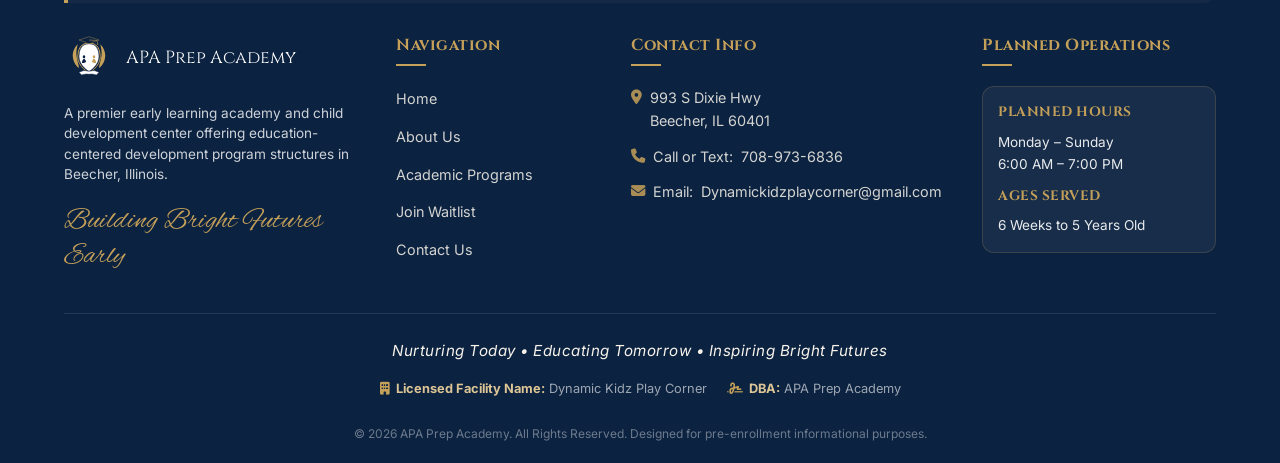
<file: contact.html>
<!DOCTYPE html>
<html lang="en">
<head>
  <meta charset="UTF-8">
  <meta name="viewport" content="width=device-width, initial-scale=1.0">
  <title>Contact Us | APA Prep Academy | Daycare Beecher IL</title>
  <meta name="description" content="Get in touch with APA Prep Academy in Beecher, IL. Find our location on the map, call/text our team, or submit an inquiry for waitlist details.">
  <meta name="keywords" content="Beecher preschool, Beecher daycare, Early learning center Beecher IL, Childcare Beecher Illinois, contact academy, daycare map">
  
  <!-- FontAwesome for Icons -->
  <link rel="stylesheet" href="https://cdnjs.cloudflare.com/ajax/libs/font-awesome/6.4.0/css/all.min.css">
  
  <!-- Custom Stylesheet -->
  <link rel="stylesheet" href="assets/css/style.css">
</head>
<body>

  <!-- Top Announcement Bar -->
  <div class="top-announcement-bar">
    <i class="fa-solid fa-bell text-gold"></i> Currently accepting <span>Interest & Waitlist Inquiries Only</span> pending licensing approval.
  </div>

  <!-- Main Header -->
  <header class="main-header">
    <div class="container navbar-container">
      <a href="index.html" class="logo-link">
        <svg viewBox="0 0 200 200" xmlns="http://www.w3.org/2000/svg" class="logo-svg">
          <path d="M 60 140 C 45 130 35 110 35 90 C 35 70 45 55 55 45 C 53 55 48 70 50 90 C 52 110 60 130 60 140 Z" fill="#C5A059" />
          <circle cx="38" cy="85" r="3" fill="#C5A059" /><circle cx="43" cy="65" r="3" fill="#C5A059" /><circle cx="51" cy="50" r="3" fill="#C5A059" /><circle cx="45" cy="105" r="3" fill="#C5A059" /><circle cx="55" cy="125" r="3" fill="#C5A059" />
          <path d="M 140 140 C 155 130 165 110 165 90 C 165 70 155 55 145 45 C 147 55 152 70 150 90 C 148 110 140 130 140 140 Z" fill="#C5A059" />
          <circle cx="162" cy="85" r="3" fill="#C5A059" /><circle cx="157" cy="65" r="3" fill="#C5A059" /><circle cx="149" cy="50" r="3" fill="#C5A059" /><circle cx="155" cy="105" r="3" fill="#C5A059" /><circle cx="145" cy="125" r="3" fill="#C5A059" />
          <path d="M 100 40 Q 145 40 145 95 C 145 135 100 160 100 160 C 100 160 55 135 55 95 Q 55 40 100 40 Z" fill="#0B2240" stroke="#C5A059" stroke-width="4" />
          <path d="M 100 43 Q 140 43 140 95 C 140 131 100 154 100 154 C 100 154 60 131 60 95 Q 60 43 100 43 Z" fill="#FFFFFF" stroke="#0B2240" stroke-width="2" />
          <path d="M 85 95 C 85 91 82 89 80 89 C 78 89 75 91 75 95 C 75 99 78 101 80 101 C 82 101 85 99 85 95 Z" fill="#0B2240" />
          <path d="M 72 120 C 72 110 76 103 82 103 L 89 114 L 86 117 L 80 120 Z" fill="#0B2240" />
          <path d="M 115 95 C 115 91 118 89 120 89 C 122 89 125 91 125 95 C 125 99 122 101 120 101 C 118 101 115 99 115 95 Z" fill="#C5A059" />
          <path d="M 128 120 C 128 110 124 103 118 103 L 111 114 L 114 117 L 120 120 Z" fill="#C5A059" />
          <polygon points="100,15 140,28 100,41 60,28" fill="#0B2240" stroke="#C5A059" stroke-width="1.5" />
          <rect x="90" y="28" width="20" height="12" fill="#0B2240" />
          <path d="M 100 28 L 132 30 L 135 43" stroke="#C5A059" stroke-width="2" fill="none" />
          <polygon points="132,43 138,43 135,49" fill="#C5A059" />
          <path d="M 80 150 Q 100 155 120 150 C 130 153 140 157 140 157 L 130 168 Q 110 162 100 165 Q 90 162 70 168 L 60 157 C 60 157 70 153 80 150 Z" fill="#FFFFFF" stroke="#0B2240" stroke-width="2" />
        </svg>
        <div class="logo-text">
          <span class="title">APA Prep Academy</span>
          <span class="subtitle">Early Learning & Child Development</span>
        </div>
      </a>

      <!-- Navbar Menu -->
      <nav>
        <ul class="nav-menu">
          <li><a href="index.html" class="nav-link">Home</a></li>
          <li><a href="about.html" class="nav-link">About Us</a></li>
          <li><a href="programs.html" class="nav-link">Programs</a></li>
          <li><a href="enrollment.html" class="nav-link">Waitlist / Interest</a></li>
          <li><a href="contact.html" class="nav-link active">Contact</a></li>
          <li class="nav-cta"><a href="enrollment.html" class="btn btn-secondary">Join Waitlist</a></li>
        </ul>
      </nav>

      <!-- Hamburger Menu Button -->
      <button class="mobile-menu-btn" aria-label="Toggle navigation menu">
        <span></span>
        <span></span>
        <span></span>
      </button>
    </div>
  </header>

  <!-- Page Hero Header -->
  <section class="page-hero">
    <div class="container">
      <h1>Contact Us</h1>
      <p>We'd Love to Hear From You</p>
    </div>
  </section>

  <!-- Main Contact Details & Form Section -->
  <section class="section-padding">
    <div class="container">
      
      <div class="contact-grid">
        
        <!-- Details & Map Panel -->
        <div class="contact-info-panel">
          <div class="contact-info-title">
            <p>Our Location</p>
            <h3>Get In Touch</h3>
          </div>
          
          <div class="contact-details-list">
            
            <div class="contact-detail-item">
              <div class="contact-detail-icon"><i class="fa-solid fa-location-dot"></i></div>
              <div class="contact-detail-text">
                <h4>Academy Location</h4>
                <p>993 S Dixie Hwy, Beecher, IL 60401</p>
              </div>
            </div>

            <div class="contact-detail-item">
              <div class="contact-detail-icon"><i class="fa-solid fa-phone"></i></div>
              <div class="contact-detail-text">
                <h4>Call or Text</h4>
                <p><a href="tel:7089736836">708-973-6836</a></p>
              </div>
            </div>

            <div class="contact-detail-item">
              <div class="contact-detail-icon"><i class="fa-solid fa-envelope"></i></div>
              <div class="contact-detail-text">
                <h4>Email Inquiries</h4>
                <p><a href="mailto:Dynamickidzplaycorner@gmail.com">Dynamickidzplaycorner@gmail.com</a></p>
              </div>
            </div>

            <div class="contact-detail-item">
              <div class="contact-detail-icon"><i class="fa-solid fa-clock"></i></div>
              <div class="contact-detail-text">
                <h4>Planned Hours</h4>
                <p>Monday – Sunday: 6:00 AM – 7:00 PM</p>
              </div>
            </div>

          </div>

          <!-- Google Maps Integration -->
          <div class="contact-map-container">
            <!-- Google Maps Responsive Iframe for 993 S Dixie Hwy, Beecher, IL 60401 -->
            <iframe 
              src="https://www.google.com/maps/embed?pb=!1m18!1m12!1m3!1d3000.3236052737604!2d-87.6251214!3d41.3323049!2m3!1f0!2f0!3f0!3m2!1i1024!2i768!4f13.1!3m3!1m2!1s0x880e22ea8547caef%3A0x6a6d65ad9959663d!2s993%20S%20Dixie%20Hwy%2C%20Beecher%2C%20IL%2060401!5e0!3m2!1sen!2sus!4v1716380000000!5m2!1sen!2sus" 
              width="100%" 
              height="100%" 
              style="border:0;" 
              allowfullscreen="" 
              loading="lazy" 
              referrerpolicy="no-referrer-when-downgrade">
            </iframe>
          </div>

        </div>

        <!-- Inquiry Form Panel -->
        <div class="contact-form-panel">
          <div class="form-wrapper">
            <h3 style="font-size: 1.5rem; color: var(--navy-primary); margin-bottom: 20px; font-family: var(--font-heading);">Submit a Message</h3>
            <p style="color: var(--text-muted); font-size: 0.9rem; margin-bottom: 25px;">
              Have questions about our curriculums, planned facilities, or the licensing progress? Fill out our form and we'll reply to your email address promptly.
            </p>

            <form id="contactForm">
              <!-- Honeypot Spam Protection (Hidden from users) -->
              <div class="honey-field" style="display:none !important;">
                <label for="contactHoney">Leave this field blank</label>
                <input type="text" id="contactHoney" name="website" tabindex="-1" autocomplete="off">
              </div>

              <div class="form-group">
                <label for="contactName" class="form-label">Full Name *</label>
                <input type="text" id="contactName" class="form-control" placeholder="John Doe" required>
              </div>

              <div class="form-group">
                <label for="contactEmail" class="form-label">Email Address *</label>
                <input type="email" id="contactEmail" class="form-control" placeholder="john@example.com" required>
              </div>

              <div class="form-group">
                <label for="contactPhone" class="form-label">Phone Number (Optional)</label>
                <input type="tel" id="contactPhone" class="form-control" placeholder="708-555-0100">
              </div>

              <div class="form-group">
                <label for="contactSubject" class="form-label">Subject *</label>
                <input type="text" id="contactSubject" class="form-control" placeholder="Inquiry about waitlist, programs, etc." required>
              </div>

              <div class="form-group">
                <label for="contactMessage" class="form-label">Your Message *</label>
                <textarea id="contactMessage" class="form-control" placeholder="Write your questions or notes here..." required></textarea>
              </div>

              <div class="licensing-notice-box light-version" style="font-size: 0.75rem; margin-bottom: 20px; padding: 15px;">
                <h4 style="font-size: 0.8rem; margin-bottom: 5px;"><i class="fa-solid fa-triangle-exclamation"></i> Important Notice</h4>
                <p>
                  APA Prep Academy is currently in the Illinois DCFS licensing process under Rule 407. No child care services are currently provided.
                </p>
              </div>

              <button type="submit" class="btn btn-primary" style="width: 100%;">Send Message</button>
            </form>
          </div>

          <!-- Success Wrapper (Hidden initially) -->
          <div class="success-wrapper" style="display: none;">
            <div class="success-card">
              <div class="success-icon-box">
                <i class="fa-solid fa-circle-check"></i>
              </div>
              <h3>Message Sent!</h3>
              <p>
                Thank you for reaching out to APA Prep Academy. Your message has been sent directly to our business email address.
              </p>
              <div class="success-details-box">
                <p>A copy of your submission details has been processed. We will review your message and reply to you at <strong id="successEmailDisplay">your email address</strong> shortly.</p>
              </div>
              <button type="button" class="btn btn-primary btn-back-to-form">Send Another Message</button>
            </div>
          </div>
        </div>

      </div>

    </div>
  </section>

  <!-- Main Footer -->
  <footer class="main-footer">
    <div class="container">
      
      <!-- Licensing Notice Banner at Top of Footer -->
      <div class="licensing-notice-box">
        <h4><i class="fa-solid fa-triangle-exclamation"></i> Important Notice</h4>
        <p>
          APA Prep Academy is currently in the Illinois DCFS licensing process under Rule 407. This website is for informational and pre-enrollment interest purposes only. No child care services are being provided at this time. Services will begin only after official DCFS licensing approval has been granted.
        </p>
      </div>

      <div class="footer-top">
        <div class="footer-brand">
          <div class="footer-logo">
            <svg viewBox="0 0 200 200" xmlns="http://www.w3.org/2000/svg" class="footer-logo-svg">
              <path d="M 60 140 C 45 130 35 110 35 90 C 35 70 45 55 55 45 C 53 55 48 70 50 90 C 52 110 60 130 60 140 Z" fill="#C5A059" />
              <path d="M 140 140 C 155 130 165 110 165 90 C 165 70 155 55 145 45 C 147 55 152 70 150 90 C 148 110 140 130 140 140 Z" fill="#C5A059" />
              <path d="M 100 40 Q 145 40 145 95 C 145 135 100 160 100 160 C 100 160 55 135 55 95 Q 55 40 100 40 Z" fill="#0B2240" stroke="#C5A059" stroke-width="4" />
              <path d="M 100 43 Q 140 43 140 95 C 140 131 100 154 100 154 C 100 154 60 131 60 95 Q 60 43 100 43 Z" fill="#FFFFFF" stroke="#0B2240" stroke-width="2" />
              <path d="M 85 95 C 85 91 82 89 80 89 C 78 89 75 91 75 95 C 75 99 78 101 80 101 C 82 101 85 99 85 95 Z" fill="#0B2240" />
              <path d="M 72 120 C 72 110 76 103 82 103 L 89 114 L 86 117 L 80 120 Z" fill="#0B2240" />
              <path d="M 115 95 C 115 91 118 89 120 89 C 122 89 125 91 125 95 C 125 99 122 101 120 101 C 118 101 115 99 115 95 Z" fill="#C5A059" />
              <path d="M 128 120 C 128 110 124 103 118 103 L 111 114 L 114 117 L 120 120 Z" fill="#C5A059" />
              <polygon points="100,15 140,28 100,41 60,28" fill="#0B2240" stroke="#C5A059" stroke-width="1.5" />
              <rect x="90" y="28" width="20" height="12" fill="#0B2240" />
              <path d="M 100 28 L 132 30 L 135 43" stroke="#C5A059" stroke-width="2" fill="none" />
              <polygon points="132,43 138,43 135,49" fill="#C5A059" />
              <path d="M 80 150 Q 100 155 120 150 C 130 153 140 157 140 157 L 130 168 Q 110 162 100 165 Q 90 162 70 168 L 60 157 C 60 157 70 153 80 150 Z" fill="#FFFFFF" stroke="#0B2240" stroke-width="2" />
            </svg>
            <span class="footer-title">APA Prep Academy</span>
          </div>
          <p style="font-size: 0.85rem; opacity: 0.8; line-height: 1.5; margin-top: 5px;">
            A premier early learning academy and child development center offering education-centered development program structures in Beecher, Illinois.
          </p>
          <span class="script-text">Building Bright Futures Early</span>
        </div>

        <div>
          <h4 class="footer-col-title">Navigation</h4>
          <ul class="footer-links">
            <li><a href="index.html">Home</a></li>
            <li><a href="about.html">About Us</a></li>
            <li><a href="programs.html">Academic Programs</a></li>
            <li><a href="enrollment.html">Join Waitlist</a></li>
            <li><a href="contact.html">Contact Us</a></li>
          </ul>
        </div>

        <div>
          <h4 class="footer-col-title">Contact Info</h4>
          <div class="footer-contact-info">
            <span><i class="fa-solid fa-location-dot"></i> 993 S Dixie Hwy<br>Beecher, IL 60401</span>
            <span><i class="fa-solid fa-phone"></i> Call or Text:<br><a href="tel:7089736836">708-973-6836</a></span>
            <span><i class="fa-solid fa-envelope"></i> Email:<br><a href="mailto:Dynamickidzplaycorner@gmail.com">Dynamickidzplaycorner@gmail.com</a></span>
          </div>
        </div>

        <div>
          <h4 class="footer-col-title">Planned Operations</h4>
          <div class="footer-hours-box">
            <h5>Planned Hours</h5>
            <p style="margin-bottom: 10px;">Monday – Sunday<br>6:00 AM – 7:00 PM</p>
            <h5>Ages Served</h5>
            <p>6 Weeks to 5 Years Old</p>
          </div>
        </div>
      </div>

      <!-- Bottom Footer Info -->
      <div class="footer-bottom">
        <div class="footer-slogan">
          Nurturing Today &bull; Educating Tomorrow &bull; Inspiring Bright Futures
        </div>
        
        <div class="footer-meta-info">
          <div class="footer-meta-item">
            <i class="fa-solid fa-building text-gold"></i>
            <span><strong>Licensed Facility Name:</strong> Dynamic Kidz Play Corner</span>
          </div>
          <div class="footer-meta-item">
            <i class="fa-solid fa-signature text-gold"></i>
            <span><strong>DBA:</strong> APA Prep Academy</span>
          </div>
        </div>

        <div class="copyright">
          &copy; 2026 APA Prep Academy. All Rights Reserved. Designed for pre-enrollment informational purposes.
        </div>
      </div>

    </div>
  </footer>

  <!-- Custom Scripts -->
  <script src="assets/js/main.js"></script>
</body>
</html>
</file>
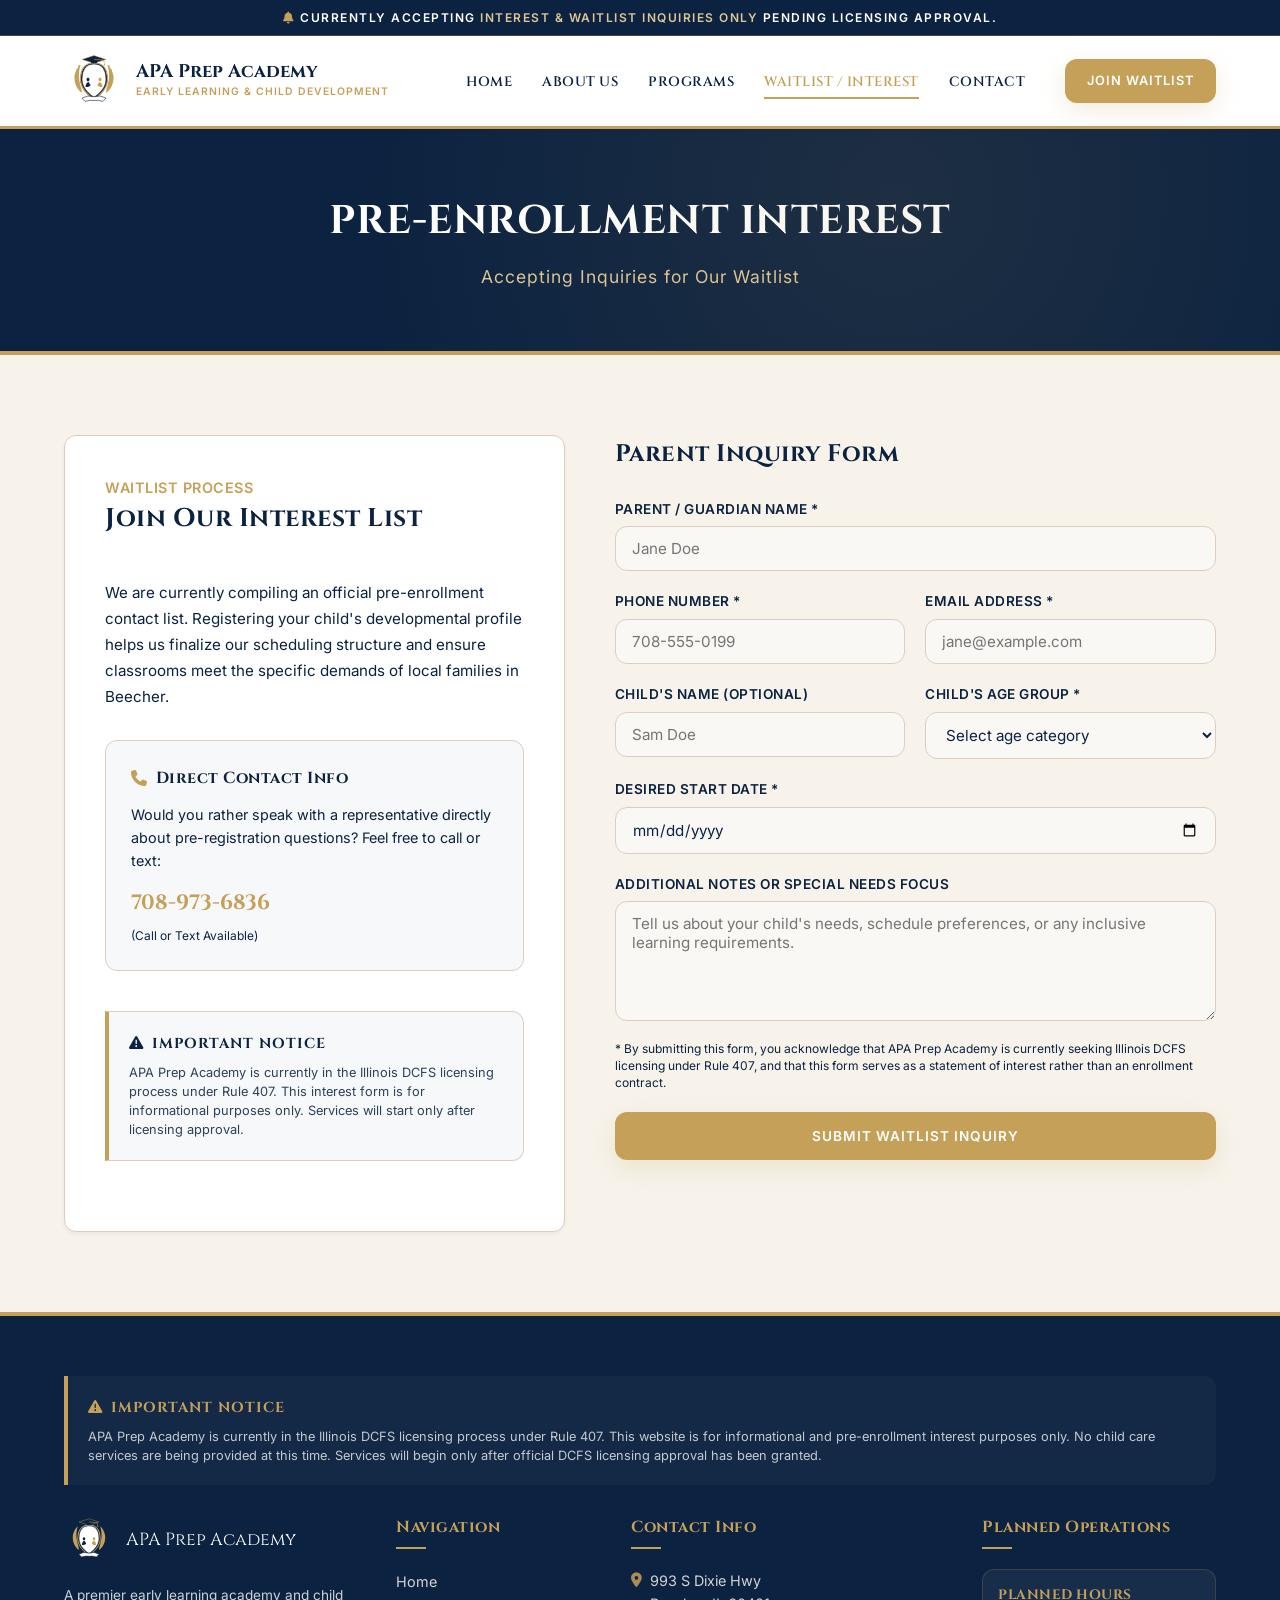
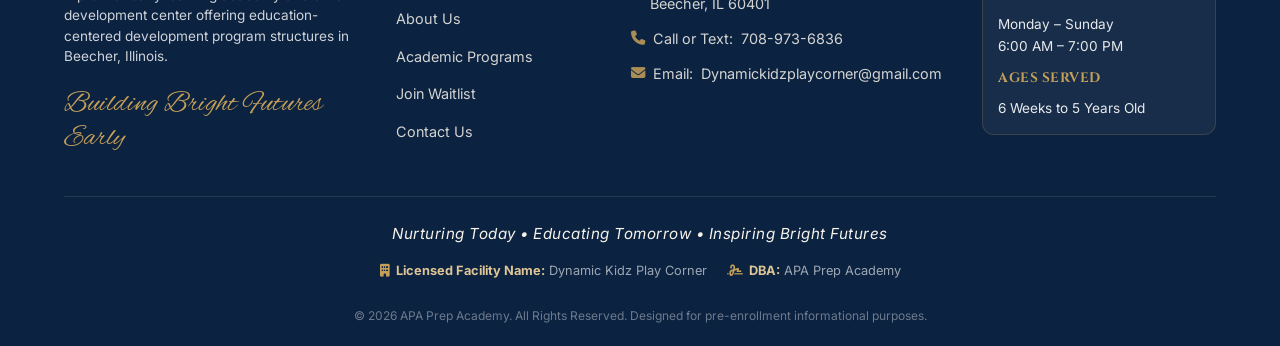
<file: enrollment.html>
<!DOCTYPE html>
<html lang="en">
<head>
  <meta charset="UTF-8">
  <meta name="viewport" content="width=device-width, initial-scale=1.0">
  <title>Pre-Enrollment & Waitlist | APA Prep Academy Beecher IL</title>
  <meta name="description" content="Join the pre-enrollment waitlist for APA Prep Academy in Beecher, IL. Submit your inquiry to secure a priority spot for child care pending licensing approval.">
  <meta name="keywords" content="Beecher preschool, Beecher daycare, Early learning center Beecher IL, Childcare Beecher Illinois, waitlist, enroll child">
  
  <!-- FontAwesome for Icons -->
  <link rel="stylesheet" href="https://cdnjs.cloudflare.com/ajax/libs/font-awesome/6.4.0/css/all.min.css">
  
  <!-- Custom Stylesheet -->
  <link rel="stylesheet" href="assets/css/style.css">
</head>
<body>

  <!-- Top Announcement Bar -->
  <div class="top-announcement-bar">
    <i class="fa-solid fa-bell text-gold"></i> Currently accepting <span>Interest & Waitlist Inquiries Only</span> pending licensing approval.
  </div>

  <!-- Main Header -->
  <header class="main-header">
    <div class="container navbar-container">
      <a href="index.html" class="logo-link">
        <svg viewBox="0 0 200 200" xmlns="http://www.w3.org/2000/svg" class="logo-svg">
          <path d="M 60 140 C 45 130 35 110 35 90 C 35 70 45 55 55 45 C 53 55 48 70 50 90 C 52 110 60 130 60 140 Z" fill="#C5A059" />
          <circle cx="38" cy="85" r="3" fill="#C5A059" /><circle cx="43" cy="65" r="3" fill="#C5A059" /><circle cx="51" cy="50" r="3" fill="#C5A059" /><circle cx="45" cy="105" r="3" fill="#C5A059" /><circle cx="55" cy="125" r="3" fill="#C5A059" />
          <path d="M 140 140 C 155 130 165 110 165 90 C 165 70 155 55 145 45 C 147 55 152 70 150 90 C 148 110 140 130 140 140 Z" fill="#C5A059" />
          <circle cx="162" cy="85" r="3" fill="#C5A059" /><circle cx="157" cy="65" r="3" fill="#C5A059" /><circle cx="149" cy="50" r="3" fill="#C5A059" /><circle cx="155" cy="105" r="3" fill="#C5A059" /><circle cx="145" cy="125" r="3" fill="#C5A059" />
          <path d="M 100 40 Q 145 40 145 95 C 145 135 100 160 100 160 C 100 160 55 135 55 95 Q 55 40 100 40 Z" fill="#0B2240" stroke="#C5A059" stroke-width="4" />
          <path d="M 100 43 Q 140 43 140 95 C 140 131 100 154 100 154 C 100 154 60 131 60 95 Q 60 43 100 43 Z" fill="#FFFFFF" stroke="#0B2240" stroke-width="2" />
          <path d="M 85 95 C 85 91 82 89 80 89 C 78 89 75 91 75 95 C 75 99 78 101 80 101 C 82 101 85 99 85 95 Z" fill="#0B2240" />
          <path d="M 72 120 C 72 110 76 103 82 103 L 89 114 L 86 117 L 80 120 Z" fill="#0B2240" />
          <path d="M 115 95 C 115 91 118 89 120 89 C 122 89 125 91 125 95 C 125 99 122 101 120 101 C 118 101 115 99 115 95 Z" fill="#C5A059" />
          <path d="M 128 120 C 128 110 124 103 118 103 L 111 114 L 114 117 L 120 120 Z" fill="#C5A059" />
          <polygon points="100,15 140,28 100,41 60,28" fill="#0B2240" stroke="#C5A059" stroke-width="1.5" />
          <rect x="90" y="28" width="20" height="12" fill="#0B2240" />
          <path d="M 100 28 L 132 30 L 135 43" stroke="#C5A059" stroke-width="2" fill="none" />
          <polygon points="132,43 138,43 135,49" fill="#C5A059" />
          <path d="M 80 150 Q 100 155 120 150 C 130 153 140 157 140 157 L 130 168 Q 110 162 100 165 Q 90 162 70 168 L 60 157 C 60 157 70 153 80 150 Z" fill="#FFFFFF" stroke="#0B2240" stroke-width="2" />
        </svg>
        <div class="logo-text">
          <span class="title">APA Prep Academy</span>
          <span class="subtitle">Early Learning & Child Development</span>
        </div>
      </a>

      <!-- Navbar Menu -->
      <nav>
        <ul class="nav-menu">
          <li><a href="index.html" class="nav-link">Home</a></li>
          <li><a href="about.html" class="nav-link">About Us</a></li>
          <li><a href="programs.html" class="nav-link">Programs</a></li>
          <li><a href="enrollment.html" class="nav-link active">Waitlist / Interest</a></li>
          <li><a href="contact.html" class="nav-link">Contact</a></li>
          <li class="nav-cta"><a href="enrollment.html" class="btn btn-secondary">Join Waitlist</a></li>
        </ul>
      </nav>

      <!-- Hamburger Menu Button -->
      <button class="mobile-menu-btn" aria-label="Toggle navigation menu">
        <span></span>
        <span></span>
        <span></span>
      </button>
    </div>
  </header>

  <!-- Page Hero Header -->
  <section class="page-hero">
    <div class="container">
      <h1>Pre-Enrollment Interest</h1>
      <p>Accepting Inquiries for Our Waitlist</p>
    </div>
  </section>

  <!-- Waitlist Inquiry Form Section -->
  <section class="section-padding">
    <div class="container">
      
      <div class="contact-grid">
        
        <!-- Info column -->
        <div class="contact-info-panel">
          <div class="contact-info-title">
            <p>Waitlist Process</p>
            <h3>Join Our Interest List</h3>
          </div>
          <p style="color: var(--text-muted); font-size: 0.95rem; line-height: 1.7;">
            We are currently compiling an official pre-enrollment contact list. Registering your child's developmental profile helps us finalize our scheduling structure and ensure classrooms meet the specific demands of local families in Beecher.
          </p>

          <div style="background-color: rgba(11, 34, 64, 0.03); border: 1px solid var(--cream-dark); border-radius: var(--border-radius-md); padding: 25px;">
            <h4 style="font-family: var(--font-heading); color: var(--navy-primary); font-size: 1rem; margin-bottom: 12px; display: flex; align-items: center; gap: 8px;">
              <i class="fa-solid fa-phone text-gold"></i> Direct Contact Info
            </h4>
            <p style="font-size: 0.9rem; color: var(--text-muted); margin-bottom: 15px;">
              Would you rather speak with a representative directly about pre-registration questions? Feel free to call or text:
            </p>
            <a href="tel:7089736836" style="font-family: var(--font-heading); font-size: 1.3rem; font-weight: 700; color: var(--gold-primary); display: flex; align-items: center; gap: 8px;">
              708-973-6836
            </a>
            <p style="font-size: 0.75rem; color: var(--text-muted); margin-top: 5px;">(Call or Text Available)</p>
          </div>

          <!-- Explicit Licensing Notice -->
          <div class="licensing-notice-box light-version" style="margin-top: 10px;">
            <h4><i class="fa-solid fa-triangle-exclamation"></i> IMPORTANT NOTICE</h4>
            <p>
              APA Prep Academy is currently in the Illinois DCFS licensing process under Rule 407. This interest form is for informational purposes only. Services will start only after licensing approval.
            </p>
          </div>
        </div>

          <div class="form-wrapper">
            <h3 style="font-size: 1.5rem; color: var(--navy-primary); margin-bottom: 25px; font-family: var(--font-heading);">Parent Inquiry Form</h3>
            
            <form id="inquiryForm">
              <!-- Honeypot Spam Protection (Hidden from users) -->
              <div class="honey-field" style="display:none !important;">
                <label for="inquiryHoney">Leave this field blank</label>
                <input type="text" id="inquiryHoney" name="website" tabindex="-1" autocomplete="off">
              </div>

              <div class="form-group">
                <label for="parentName" class="form-label">Parent / Guardian Name *</label>
                <input type="text" id="parentName" class="form-control" placeholder="Jane Doe" required>
              </div>

              <div class="form-group-row">
                <div class="form-group">
                  <label for="parentPhone" class="form-label">Phone Number *</label>
                  <input type="tel" id="parentPhone" class="form-control" placeholder="708-555-0199" required>
                </div>
                <div class="form-group">
                  <label for="parentEmail" class="form-label">Email Address *</label>
                  <input type="email" id="parentEmail" class="form-control" placeholder="jane@example.com" required>
                </div>
              </div>

              <div class="form-group-row">
                <div class="form-group">
                  <label for="childName" class="form-label">Child's Name (Optional)</label>
                  <input type="text" id="childName" class="form-control" placeholder="Sam Doe">
                </div>
                <div class="form-group">
                  <label for="childAge" class="form-label">Child's Age Group *</label>
                  <select id="childAge" class="form-control" required>
                    <option value="" disabled selected>Select age category</option>
                    <option value="infant">Infant (6 Weeks - 14 Months)</option>
                    <option value="toddler">Toddler (15 Months - 2 Years)</option>
                    <option value="preschool">Preschool (3 - 5 Years)</option>
                  </select>
                </div>
              </div>

              <div class="form-group">
                <label for="startDate" class="form-label">Desired Start Date *</label>
                <input type="date" id="startDate" class="form-control" required>
              </div>

              <div class="form-group">
                <label for="notes" class="form-label">Additional Notes or Special Needs Focus</label>
                <textarea id="notes" class="form-control" placeholder="Tell us about your child's needs, schedule preferences, or any inclusive learning requirements."></textarea>
              </div>

              <div style="font-size: 0.75rem; color: var(--text-muted); margin-bottom: 20px; line-height: 1.4;">
                * By submitting this form, you acknowledge that APA Prep Academy is currently seeking Illinois DCFS licensing under Rule 407, and that this form serves as a statement of interest rather than an enrollment contract.
              </div>

              <button type="submit" class="btn btn-secondary" style="width: 100%;">Submit Waitlist Inquiry</button>
            </form>
          </div>

          <!-- Success Wrapper (Hidden initially) -->
          <div class="success-wrapper" style="display: none;">
            <div class="success-card">
              <div class="success-icon-box">
                <i class="fa-solid fa-circle-check"></i>
              </div>
              <h3>Inquiry Submitted!</h3>
              <p>
                Thank you for your pre-enrollment interest in APA Prep Academy. Your child's profile and desired schedule details have been sent to our administration team.
              </p>
              <div class="success-details-box">
                <p>We have received your request and will keep you updated at <strong id="successEmailDisplay">your email address</strong> regarding waitlist updates, class compositions, and DCFS licensing milestones.</p>
              </div>
              <button type="button" class="btn btn-primary btn-back-to-form">Submit Another Inquiry</button>
            </div>
          </div>

      </div>

    </div>
  </section>

  <!-- Main Footer -->
  <footer class="main-footer">
    <div class="container">
      
      <!-- Licensing Notice Banner at Top of Footer -->
      <div class="licensing-notice-box">
        <h4><i class="fa-solid fa-triangle-exclamation"></i> Important Notice</h4>
        <p>
          APA Prep Academy is currently in the Illinois DCFS licensing process under Rule 407. This website is for informational and pre-enrollment interest purposes only. No child care services are being provided at this time. Services will begin only after official DCFS licensing approval has been granted.
        </p>
      </div>

      <div class="footer-top">
        <div class="footer-brand">
          <div class="footer-logo">
            <svg viewBox="0 0 200 200" xmlns="http://www.w3.org/2000/svg" class="footer-logo-svg">
              <path d="M 60 140 C 45 130 35 110 35 90 C 35 70 45 55 55 45 C 53 55 48 70 50 90 C 52 110 60 130 60 140 Z" fill="#C5A059" />
              <path d="M 140 140 C 155 130 165 110 165 90 C 165 70 155 55 145 45 C 147 55 152 70 150 90 C 148 110 140 130 140 140 Z" fill="#C5A059" />
              <path d="M 100 40 Q 145 40 145 95 C 145 135 100 160 100 160 C 100 160 55 135 55 95 Q 55 40 100 40 Z" fill="#0B2240" stroke="#C5A059" stroke-width="4" />
              <path d="M 100 43 Q 140 43 140 95 C 140 131 100 154 100 154 C 100 154 60 131 60 95 Q 60 43 100 43 Z" fill="#FFFFFF" stroke="#0B2240" stroke-width="2" />
              <path d="M 85 95 C 85 91 82 89 80 89 C 78 89 75 91 75 95 C 75 99 78 101 80 101 C 82 101 85 99 85 95 Z" fill="#0B2240" />
              <path d="M 72 120 C 72 110 76 103 82 103 L 89 114 L 86 117 L 80 120 Z" fill="#0B2240" />
              <path d="M 115 95 C 115 91 118 89 120 89 C 122 89 125 91 125 95 C 125 99 122 101 120 101 C 118 101 115 99 115 95 Z" fill="#C5A059" />
              <path d="M 128 120 C 128 110 124 103 118 103 L 111 114 L 114 117 L 120 120 Z" fill="#C5A059" />
              <polygon points="100,15 140,28 100,41 60,28" fill="#0B2240" stroke="#C5A059" stroke-width="1.5" />
              <rect x="90" y="28" width="20" height="12" fill="#0B2240" />
              <path d="M 100 28 L 132 30 L 135 43" stroke="#C5A059" stroke-width="2" fill="none" />
              <polygon points="132,43 138,43 135,49" fill="#C5A059" />
              <path d="M 80 150 Q 100 155 120 150 C 130 153 140 157 140 157 L 130 168 Q 110 162 100 165 Q 90 162 70 168 L 60 157 C 60 157 70 153 80 150 Z" fill="#FFFFFF" stroke="#0B2240" stroke-width="2" />
            </svg>
            <span class="footer-title">APA Prep Academy</span>
          </div>
          <p style="font-size: 0.85rem; opacity: 0.8; line-height: 1.5; margin-top: 5px;">
            A premier early learning academy and child development center offering education-centered development program structures in Beecher, Illinois.
          </p>
          <span class="script-text">Building Bright Futures Early</span>
        </div>

        <div>
          <h4 class="footer-col-title">Navigation</h4>
          <ul class="footer-links">
            <li><a href="index.html">Home</a></li>
            <li><a href="about.html">About Us</a></li>
            <li><a href="programs.html">Academic Programs</a></li>
            <li><a href="enrollment.html">Join Waitlist</a></li>
            <li><a href="contact.html">Contact Us</a></li>
          </ul>
        </div>

        <div>
          <h4 class="footer-col-title">Contact Info</h4>
          <div class="footer-contact-info">
            <span><i class="fa-solid fa-location-dot"></i> 993 S Dixie Hwy<br>Beecher, IL 60401</span>
            <span><i class="fa-solid fa-phone"></i> Call or Text:<br><a href="tel:7089736836">708-973-6836</a></span>
            <span><i class="fa-solid fa-envelope"></i> Email:<br><a href="mailto:Dynamickidzplaycorner@gmail.com">Dynamickidzplaycorner@gmail.com</a></span>
          </div>
        </div>

        <div>
          <h4 class="footer-col-title">Planned Operations</h4>
          <div class="footer-hours-box">
            <h5>Planned Hours</h5>
            <p style="margin-bottom: 10px;">Monday – Sunday<br>6:00 AM – 7:00 PM</p>
            <h5>Ages Served</h5>
            <p>6 Weeks to 5 Years Old</p>
          </div>
        </div>
      </div>

      <!-- Bottom Footer Info -->
      <div class="footer-bottom">
        <div class="footer-slogan">
          Nurturing Today &bull; Educating Tomorrow &bull; Inspiring Bright Futures
        </div>
        
        <div class="footer-meta-info">
          <div class="footer-meta-item">
            <i class="fa-solid fa-building text-gold"></i>
            <span><strong>Licensed Facility Name:</strong> Dynamic Kidz Play Corner</span>
          </div>
          <div class="footer-meta-item">
            <i class="fa-solid fa-signature text-gold"></i>
            <span><strong>DBA:</strong> APA Prep Academy</span>
          </div>
        </div>

        <div class="copyright">
          &copy; 2026 APA Prep Academy. All Rights Reserved. Designed for pre-enrollment informational purposes.
        </div>
      </div>

    </div>
  </footer>

  <!-- Custom Scripts -->
  <script src="assets/js/main.js"></script>
</body>
</html>
</file>
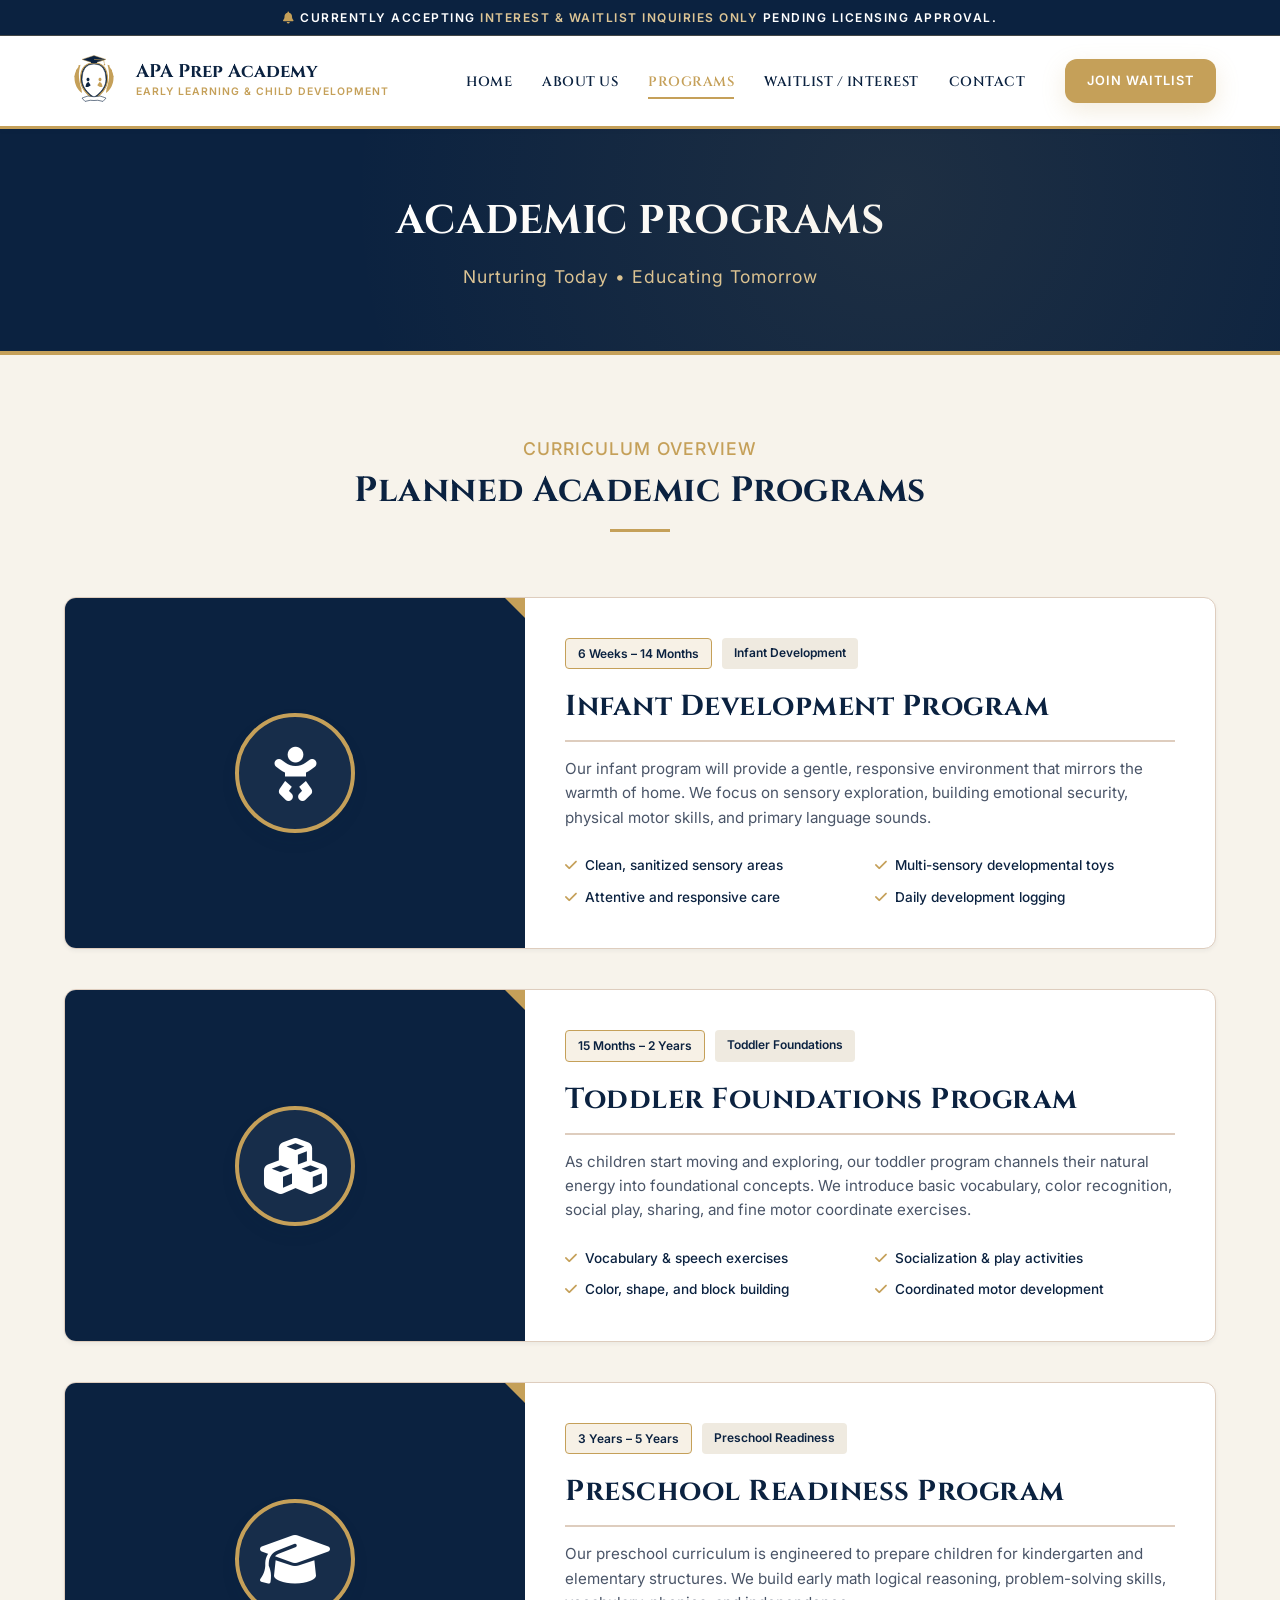
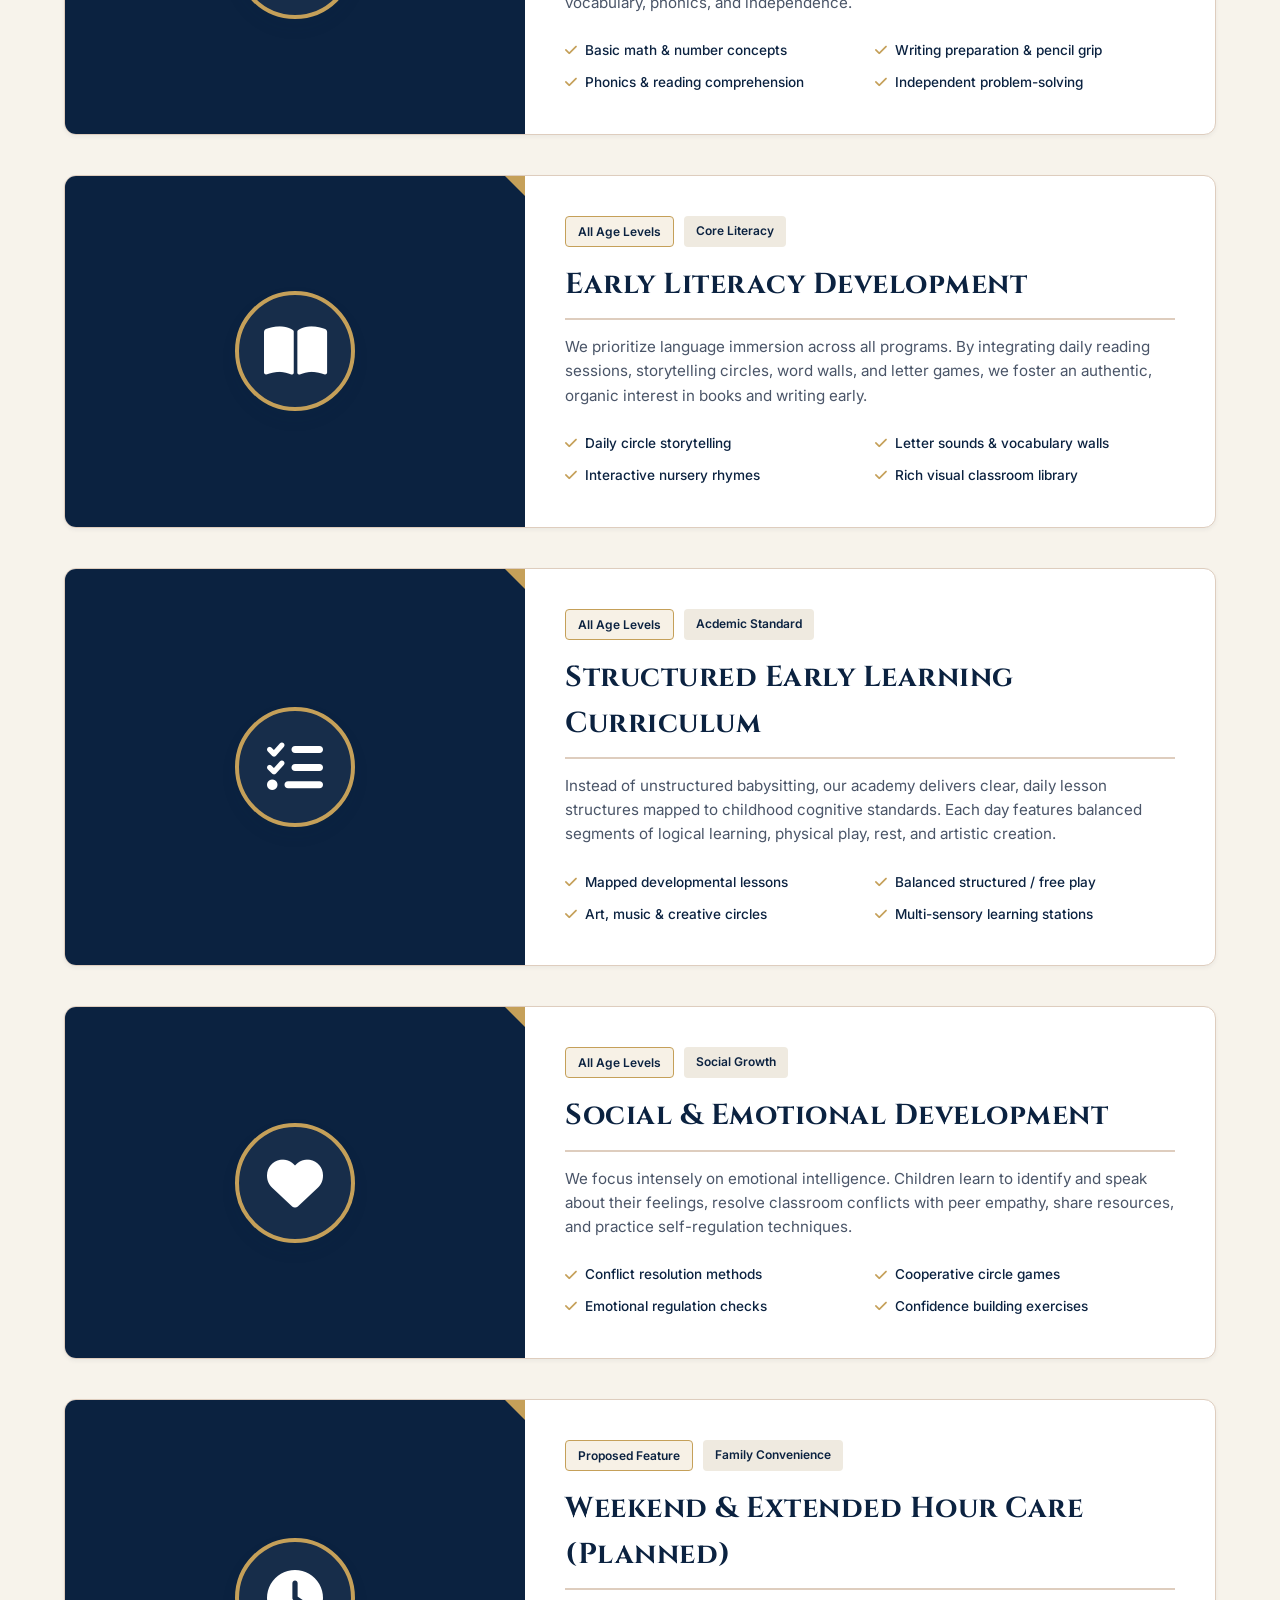
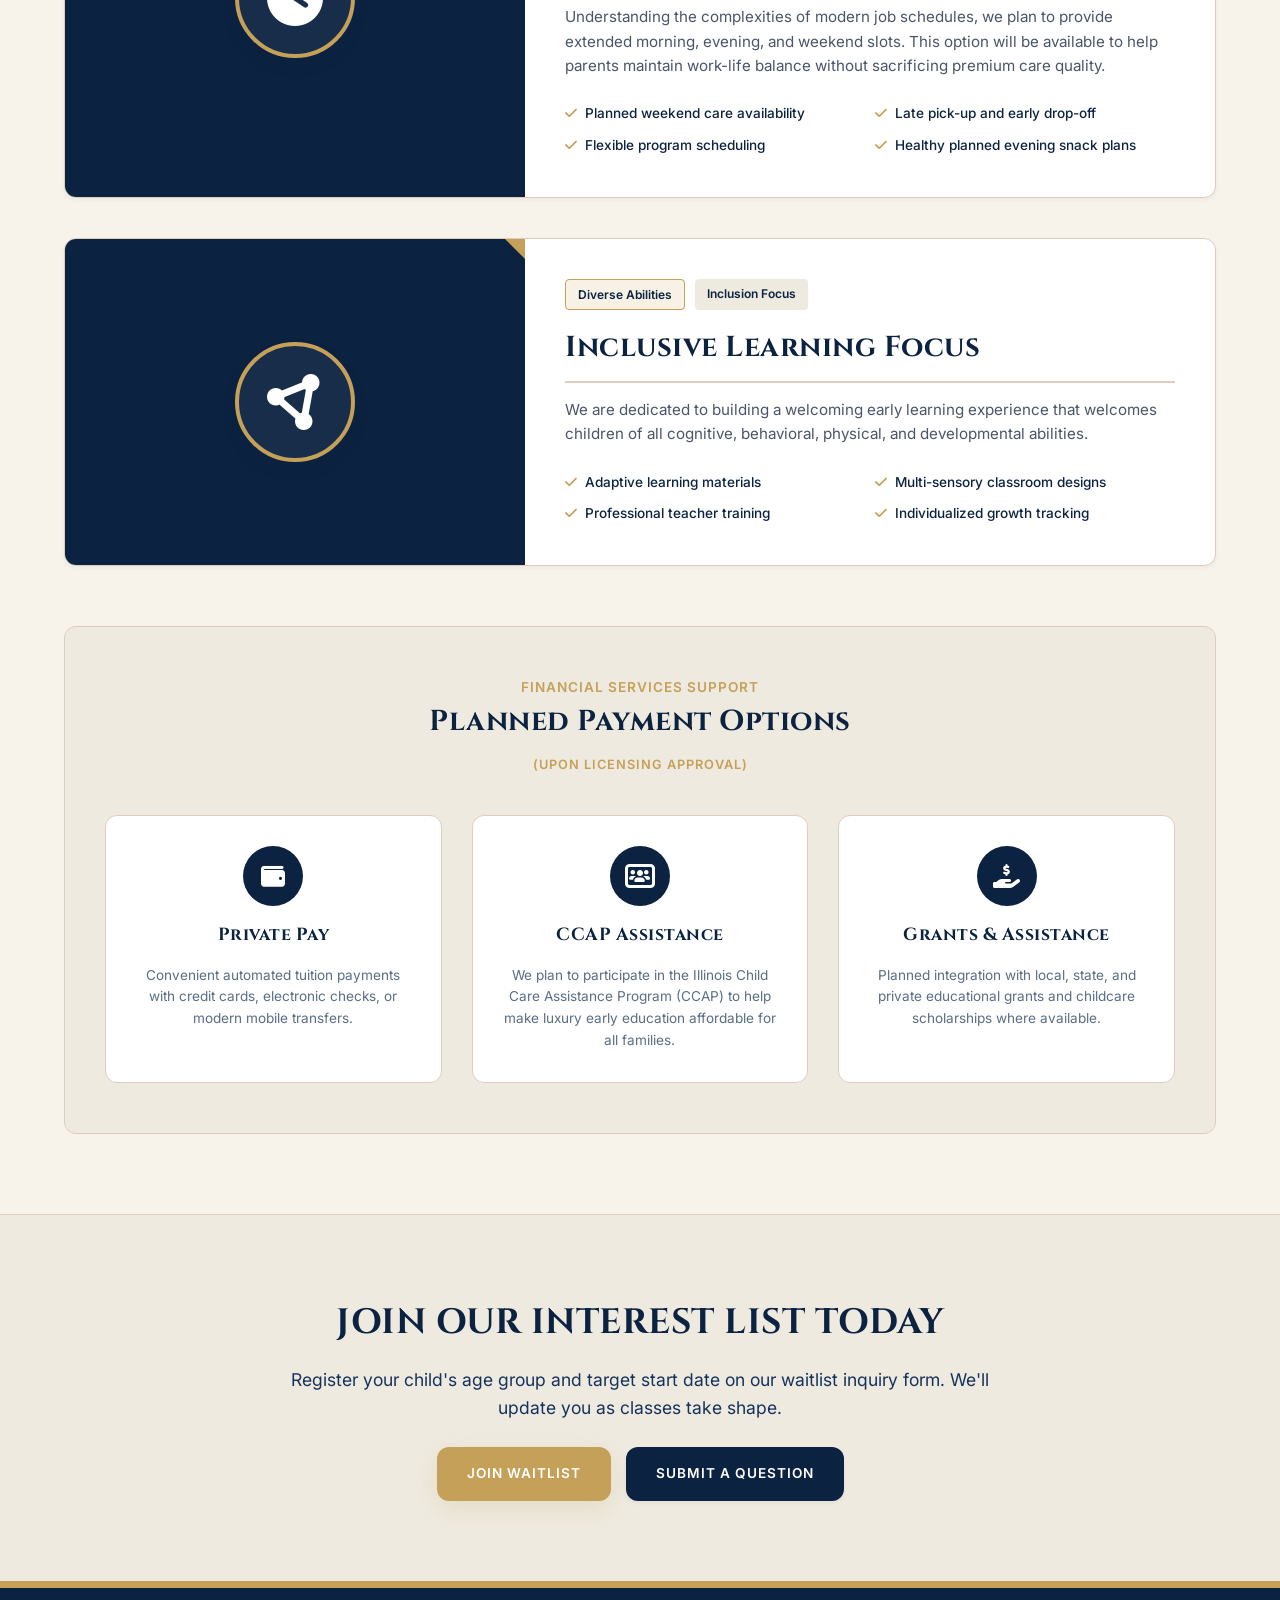
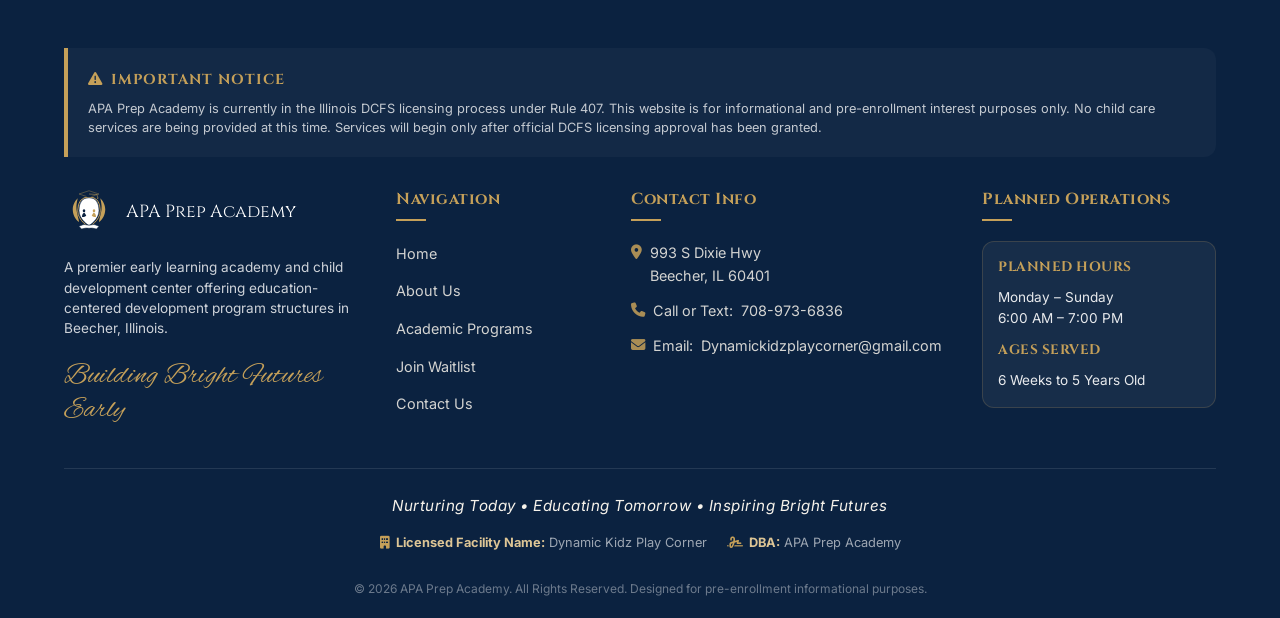
<file: programs.html>
<!DOCTYPE html>
<html lang="en">
<head>
  <meta charset="UTF-8">
  <meta name="viewport" content="width=device-width, initial-scale=1.0">
  <title>Planned Academic Programs | APA Prep Academy Beecher IL</title>
  <meta name="description" content="Explore the planned academic programs at APA Prep Academy in Beecher, IL, including infant development, toddler foundations, preschool readiness, and inclusive learning.">
  <meta name="keywords" content="Beecher preschool, Beecher daycare, Early learning center Beecher IL, Childcare Beecher Illinois, academic programs, infant care">
  
  <!-- FontAwesome for Icons -->
  <link rel="stylesheet" href="https://cdnjs.cloudflare.com/ajax/libs/font-awesome/6.4.0/css/all.min.css">
  
  <!-- Custom Stylesheet -->
  <link rel="stylesheet" href="assets/css/style.css">
</head>
<body>

  <!-- Top Announcement Bar -->
  <div class="top-announcement-bar">
    <i class="fa-solid fa-bell text-gold"></i> Currently accepting <span>Interest & Waitlist Inquiries Only</span> pending licensing approval.
  </div>

  <!-- Main Header -->
  <header class="main-header">
    <div class="container navbar-container">
      <a href="index.html" class="logo-link">
        <svg viewBox="0 0 200 200" xmlns="http://www.w3.org/2000/svg" class="logo-svg">
          <path d="M 60 140 C 45 130 35 110 35 90 C 35 70 45 55 55 45 C 53 55 48 70 50 90 C 52 110 60 130 60 140 Z" fill="#C5A059" />
          <circle cx="38" cy="85" r="3" fill="#C5A059" /><circle cx="43" cy="65" r="3" fill="#C5A059" /><circle cx="51" cy="50" r="3" fill="#C5A059" /><circle cx="45" cy="105" r="3" fill="#C5A059" /><circle cx="55" cy="125" r="3" fill="#C5A059" />
          <path d="M 140 140 C 155 130 165 110 165 90 C 165 70 155 55 145 45 C 147 55 152 70 150 90 C 148 110 140 130 140 140 Z" fill="#C5A059" />
          <circle cx="162" cy="85" r="3" fill="#C5A059" /><circle cx="157" cy="65" r="3" fill="#C5A059" /><circle cx="149" cy="50" r="3" fill="#C5A059" /><circle cx="155" cy="105" r="3" fill="#C5A059" /><circle cx="145" cy="125" r="3" fill="#C5A059" />
          <path d="M 100 40 Q 145 40 145 95 C 145 135 100 160 100 160 C 100 160 55 135 55 95 Q 55 40 100 40 Z" fill="#0B2240" stroke="#C5A059" stroke-width="4" />
          <path d="M 100 43 Q 140 43 140 95 C 140 131 100 154 100 154 C 100 154 60 131 60 95 Q 60 43 100 43 Z" fill="#FFFFFF" stroke="#0B2240" stroke-width="2" />
          <path d="M 85 95 C 85 91 82 89 80 89 C 78 89 75 91 75 95 C 75 99 78 101 80 101 C 82 101 85 99 85 95 Z" fill="#0B2240" />
          <path d="M 72 120 C 72 110 76 103 82 103 L 89 114 L 86 117 L 80 120 Z" fill="#0B2240" />
          <path d="M 115 95 C 115 91 118 89 120 89 C 122 89 125 91 125 95 C 125 99 122 101 120 101 C 118 101 115 99 115 95 Z" fill="#C5A059" />
          <path d="M 128 120 C 128 110 124 103 118 103 L 111 114 L 114 117 L 120 120 Z" fill="#C5A059" />
          <polygon points="100,15 140,28 100,41 60,28" fill="#0B2240" stroke="#C5A059" stroke-width="1.5" />
          <rect x="90" y="28" width="20" height="12" fill="#0B2240" />
          <path d="M 100 28 L 132 30 L 135 43" stroke="#C5A059" stroke-width="2" fill="none" />
          <polygon points="132,43 138,43 135,49" fill="#C5A059" />
          <path d="M 80 150 Q 100 155 120 150 C 130 153 140 157 140 157 L 130 168 Q 110 162 100 165 Q 90 162 70 168 L 60 157 C 60 157 70 153 80 150 Z" fill="#FFFFFF" stroke="#0B2240" stroke-width="2" />
        </svg>
        <div class="logo-text">
          <span class="title">APA Prep Academy</span>
          <span class="subtitle">Early Learning & Child Development</span>
        </div>
      </a>

      <!-- Navbar Menu -->
      <nav>
        <ul class="nav-menu">
          <li><a href="index.html" class="nav-link">Home</a></li>
          <li><a href="about.html" class="nav-link">About Us</a></li>
          <li><a href="programs.html" class="nav-link active">Programs</a></li>
          <li><a href="enrollment.html" class="nav-link">Waitlist / Interest</a></li>
          <li><a href="contact.html" class="nav-link">Contact</a></li>
          <li class="nav-cta"><a href="enrollment.html" class="btn btn-secondary">Join Waitlist</a></li>
        </ul>
      </nav>

      <!-- Hamburger Menu Button -->
      <button class="mobile-menu-btn" aria-label="Toggle navigation menu">
        <span></span>
        <span></span>
        <span></span>
      </button>
    </div>
  </header>

  <!-- Page Hero Header -->
  <section class="page-hero">
    <div class="container">
      <h1>Academic Programs</h1>
      <p>Nurturing Today &bull; Educating Tomorrow</p>
    </div>
  </section>

  <!-- Programs List Section -->
  <section class="section-padding">
    <div class="container">
      <div class="section-title-wrap">
        <p>Curriculum Overview</p>
        <h2>Planned Academic Programs</h2>
      </div>

      <div class="programs-full-list">
        
        <!-- Infant Development Program -->
        <div class="program-full-card">
          <div class="program-card-image">
            <div class="program-card-image-icon">
              <i class="fa-solid fa-baby"></i>
            </div>
          </div>
          <div class="program-card-info">
            <div class="program-tag-row">
              <span class="program-tag age-tag">6 Weeks – 14 Months</span>
              <span class="program-tag">Infant Development</span>
            </div>
            <h3>Infant Development Program</h3>
            <p>
              Our infant program will provide a gentle, responsive environment that mirrors the warmth of home. We focus on sensory exploration, building emotional security, physical motor skills, and primary language sounds.
            </p>
            <div class="program-features-list">
              <span class="program-feature-item"><i class="fa-solid fa-check"></i> Clean, sanitized sensory areas</span>
              <span class="program-feature-item"><i class="fa-solid fa-check"></i> Multi-sensory developmental toys</span>
              <span class="program-feature-item"><i class="fa-solid fa-check"></i> Attentive and responsive care</span>
              <span class="program-feature-item"><i class="fa-solid fa-check"></i> Daily development logging</span>
            </div>
          </div>
        </div>

        <!-- Toddler Foundations Program -->
        <div class="program-full-card">
          <div class="program-card-image">
            <div class="program-card-image-icon">
              <i class="fa-solid fa-cubes"></i>
            </div>
          </div>
          <div class="program-card-info">
            <div class="program-tag-row">
              <span class="program-tag age-tag">15 Months – 2 Years</span>
              <span class="program-tag">Toddler Foundations</span>
            </div>
            <h3>Toddler Foundations Program</h3>
            <p>
              As children start moving and exploring, our toddler program channels their natural energy into foundational concepts. We introduce basic vocabulary, color recognition, social play, sharing, and fine motor coordinate exercises.
            </p>
            <div class="program-features-list">
              <span class="program-feature-item"><i class="fa-solid fa-check"></i> Vocabulary & speech exercises</span>
              <span class="program-feature-item"><i class="fa-solid fa-check"></i> Socialization & play activities</span>
              <span class="program-feature-item"><i class="fa-solid fa-check"></i> Color, shape, and block building</span>
              <span class="program-feature-item"><i class="fa-solid fa-check"></i> Coordinated motor development</span>
            </div>
          </div>
        </div>

        <!-- Preschool Readiness Program -->
        <div class="program-full-card">
          <div class="program-card-image">
            <div class="program-card-image-icon">
              <i class="fa-solid fa-graduation-cap"></i>
            </div>
          </div>
          <div class="program-card-info">
            <div class="program-tag-row">
              <span class="program-tag age-tag">3 Years – 5 Years</span>
              <span class="program-tag">Preschool Readiness</span>
            </div>
            <h3>Preschool Readiness Program</h3>
            <p>
              Our preschool curriculum is engineered to prepare children for kindergarten and elementary structures. We build early math logical reasoning, problem-solving skills, vocabulary, phonics, and independence.
            </p>
            <div class="program-features-list">
              <span class="program-feature-item"><i class="fa-solid fa-check"></i> Basic math & number concepts</span>
              <span class="program-feature-item"><i class="fa-solid fa-check"></i> Writing preparation & pencil grip</span>
              <span class="program-feature-item"><i class="fa-solid fa-check"></i> Phonics & reading comprehension</span>
              <span class="program-feature-item"><i class="fa-solid fa-check"></i> Independent problem-solving</span>
            </div>
          </div>
        </div>

        <!-- Early Literacy Development -->
        <div class="program-full-card">
          <div class="program-card-image">
            <div class="program-card-image-icon">
              <i class="fa-solid fa-book-open"></i>
            </div>
          </div>
          <div class="program-card-info">
            <div class="program-tag-row">
              <span class="program-tag age-tag">All Age Levels</span>
              <span class="program-tag">Core Literacy</span>
            </div>
            <h3>Early Literacy Development</h3>
            <p>
              We prioritize language immersion across all programs. By integrating daily reading sessions, storytelling circles, word walls, and letter games, we foster an authentic, organic interest in books and writing early.
            </p>
            <div class="program-features-list">
              <span class="program-feature-item"><i class="fa-solid fa-check"></i> Daily circle storytelling</span>
              <span class="program-feature-item"><i class="fa-solid fa-check"></i> Letter sounds & vocabulary walls</span>
              <span class="program-feature-item"><i class="fa-solid fa-check"></i> Interactive nursery rhymes</span>
              <span class="program-feature-item"><i class="fa-solid fa-check"></i> Rich visual classroom library</span>
            </div>
          </div>
        </div>

        <!-- Structured Early Learning Curriculum -->
        <div class="program-full-card">
          <div class="program-card-image">
            <div class="program-card-image-icon">
              <i class="fa-solid fa-list-check"></i>
            </div>
          </div>
          <div class="program-card-info">
            <div class="program-tag-row">
              <span class="program-tag age-tag">All Age Levels</span>
              <span class="program-tag">Acdemic Standard</span>
            </div>
            <h3>Structured Early Learning Curriculum</h3>
            <p>
              Instead of unstructured babysitting, our academy delivers clear, daily lesson structures mapped to childhood cognitive standards. Each day features balanced segments of logical learning, physical play, rest, and artistic creation.
            </p>
            <div class="program-features-list">
              <span class="program-feature-item"><i class="fa-solid fa-check"></i> Mapped developmental lessons</span>
              <span class="program-feature-item"><i class="fa-solid fa-check"></i> Balanced structured / free play</span>
              <span class="program-feature-item"><i class="fa-solid fa-check"></i> Art, music & creative circles</span>
              <span class="program-feature-item"><i class="fa-solid fa-check"></i> Multi-sensory learning stations</span>
            </div>
          </div>
        </div>

        <!-- Social & Emotional Development -->
        <div class="program-full-card">
          <div class="program-card-image">
            <div class="program-card-image-icon">
              <i class="fa-solid fa-heart"></i>
            </div>
          </div>
          <div class="program-card-info">
            <div class="program-tag-row">
              <span class="program-tag age-tag">All Age Levels</span>
              <span class="program-tag">Social Growth</span>
            </div>
            <h3>Social & Emotional Development</h3>
            <p>
              We focus intensely on emotional intelligence. Children learn to identify and speak about their feelings, resolve classroom conflicts with peer empathy, share resources, and practice self-regulation techniques.
            </p>
            <div class="program-features-list">
              <span class="program-feature-item"><i class="fa-solid fa-check"></i> Conflict resolution methods</span>
              <span class="program-feature-item"><i class="fa-solid fa-check"></i> Cooperative circle games</span>
              <span class="program-feature-item"><i class="fa-solid fa-check"></i> Emotional regulation checks</span>
              <span class="program-feature-item"><i class="fa-solid fa-check"></i> Confidence building exercises</span>
            </div>
          </div>
        </div>

        <!-- Extended & Extended Hour Care -->
        <div class="program-full-card">
          <div class="program-card-image">
            <div class="program-card-image-icon">
              <i class="fa-solid fa-clock"></i>
            </div>
          </div>
          <div class="program-card-info">
            <div class="program-tag-row">
              <span class="program-tag age-tag">Proposed Feature</span>
              <span class="program-tag">Family Convenience</span>
            </div>
            <h3>Weekend & Extended Hour Care (Planned)</h3>
            <p>
              Understanding the complexities of modern job schedules, we plan to provide extended morning, evening, and weekend slots. This option will be available to help parents maintain work-life balance without sacrificing premium care quality.
            </p>
            <div class="program-features-list">
              <span class="program-feature-item"><i class="fa-solid fa-check"></i> Planned weekend care availability</span>
              <span class="program-feature-item"><i class="fa-solid fa-check"></i> Late pick-up and early drop-off</span>
              <span class="program-feature-item"><i class="fa-solid fa-check"></i> Flexible program scheduling</span>
              <span class="program-feature-item"><i class="fa-solid fa-check"></i> Healthy planned evening snack plans</span>
            </div>
          </div>
        </div>

        <!-- Inclusive Learning Focus -->
        <div class="program-full-card">
          <div class="program-card-image">
            <div class="program-card-image-icon">
              <i class="fa-solid fa-circle-nodes"></i>
            </div>
          </div>
          <div class="program-card-info">
            <div class="program-tag-row">
              <span class="program-tag age-tag">Diverse Abilities</span>
              <span class="program-tag">Inclusion Focus</span>
            </div>
            <h3>Inclusive Learning Focus</h3>
            <p>
              We are dedicated to building a welcoming early learning experience that welcomes children of all cognitive, behavioral, physical, and developmental abilities.
            </p>
            <div class="program-features-list">
              <span class="program-feature-item"><i class="fa-solid fa-check"></i> Adaptive learning materials</span>
              <span class="program-feature-item"><i class="fa-solid fa-check"></i> Multi-sensory classroom designs</span>
              <span class="program-feature-item"><i class="fa-solid fa-check"></i> Professional teacher training</span>
              <span class="program-feature-item"><i class="fa-solid fa-check"></i> Individualized growth tracking</span>
            </div>
          </div>
        </div>

      </div>

      <!-- Payment Section -->
      <div class="payment-section">
        <div class="payment-title-wrap">
          <p>Financial Services Support</p>
          <h3>Planned Payment Options</h3>
          <p class="text-gold" style="font-size: 0.8rem; margin-top: 5px;">(Upon Licensing Approval)</p>
        </div>

        <div class="payment-grid">
          <div class="payment-card">
            <div class="payment-card-icon"><i class="fa-solid fa-wallet"></i></div>
            <h4>Private Pay</h4>
            <p>Convenient automated tuition payments with credit cards, electronic checks, or modern mobile transfers.</p>
          </div>
          
          <div class="payment-card">
            <div class="payment-card-icon"><i class="fa-solid fa-users-rectangle"></i></div>
            <h4>CCAP Assistance</h4>
            <p>We plan to participate in the Illinois Child Care Assistance Program (CCAP) to help make luxury early education affordable for all families.</p>
          </div>

          <div class="payment-card">
            <div class="payment-card-icon"><i class="fa-solid fa-hand-holding-dollar"></i></div>
            <h4>Grants & Assistance</h4>
            <p>Planned integration with local, state, and private educational grants and childcare scholarships where available.</p>
          </div>
        </div>
      </div>

    </div>
  </section>

  <!-- Pre-Enrollment Call to Action -->
  <section class="section-padding text-navy" style="background-color: var(--cream-card); border-top: 1px solid var(--cream-dark); border-bottom: 3px solid var(--gold-primary);">
    <div class="container text-center" style="max-width: 800px;">
      <h2 style="font-size: 2.2rem; margin-bottom: 15px; text-transform: uppercase;">Join Our Interest List Today</h2>
      <p style="font-size: 1.1rem; margin-bottom: 25px; color: var(--navy-light);">
        Register your child's age group and target start date on our waitlist inquiry form. We'll update you as classes take shape.
      </p>
      <div style="display: flex; gap: 15px; justify-content: center; flex-wrap: wrap;">
        <a href="enrollment.html" class="btn btn-secondary">Join Waitlist</a>
        <a href="contact.html" class="btn btn-primary">Submit a Question</a>
      </div>
    </div>
  </section>

  <!-- Main Footer -->
  <footer class="main-footer">
    <div class="container">
      
      <!-- Licensing Notice Banner at Top of Footer -->
      <div class="licensing-notice-box">
        <h4><i class="fa-solid fa-triangle-exclamation"></i> Important Notice</h4>
        <p>
          APA Prep Academy is currently in the Illinois DCFS licensing process under Rule 407. This website is for informational and pre-enrollment interest purposes only. No child care services are being provided at this time. Services will begin only after official DCFS licensing approval has been granted.
        </p>
      </div>

      <div class="footer-top">
        <div class="footer-brand">
          <div class="footer-logo">
            <svg viewBox="0 0 200 200" xmlns="http://www.w3.org/2000/svg" class="footer-logo-svg">
              <path d="M 60 140 C 45 130 35 110 35 90 C 35 70 45 55 55 45 C 53 55 48 70 50 90 C 52 110 60 130 60 140 Z" fill="#C5A059" />
              <path d="M 140 140 C 155 130 165 110 165 90 C 165 70 155 55 145 45 C 147 55 152 70 150 90 C 148 110 140 130 140 140 Z" fill="#C5A059" />
              <path d="M 100 40 Q 145 40 145 95 C 145 135 100 160 100 160 C 100 160 55 135 55 95 Q 55 40 100 40 Z" fill="#0B2240" stroke="#C5A059" stroke-width="4" />
              <path d="M 100 43 Q 140 43 140 95 C 140 131 100 154 100 154 C 100 154 60 131 60 95 Q 60 43 100 43 Z" fill="#FFFFFF" stroke="#0B2240" stroke-width="2" />
              <path d="M 85 95 C 85 91 82 89 80 89 C 78 89 75 91 75 95 C 75 99 78 101 80 101 C 82 101 85 99 85 95 Z" fill="#0B2240" />
              <path d="M 72 120 C 72 110 76 103 82 103 L 89 114 L 86 117 L 80 120 Z" fill="#0B2240" />
              <path d="M 115 95 C 115 91 118 89 120 89 C 122 89 125 91 125 95 C 125 99 122 101 120 101 C 118 101 115 99 115 95 Z" fill="#C5A059" />
              <path d="M 128 120 C 128 110 124 103 118 103 L 111 114 L 114 117 L 120 120 Z" fill="#C5A059" />
              <polygon points="100,15 140,28 100,41 60,28" fill="#0B2240" stroke="#C5A059" stroke-width="1.5" />
              <rect x="90" y="28" width="20" height="12" fill="#0B2240" />
              <path d="M 100 28 L 132 30 L 135 43" stroke="#C5A059" stroke-width="2" fill="none" />
              <polygon points="132,43 138,43 135,49" fill="#C5A059" />
              <path d="M 80 150 Q 100 155 120 150 C 130 153 140 157 140 157 L 130 168 Q 110 162 100 165 Q 90 162 70 168 L 60 157 C 60 157 70 153 80 150 Z" fill="#FFFFFF" stroke="#0B2240" stroke-width="2" />
            </svg>
            <span class="footer-title">APA Prep Academy</span>
          </div>
          <p style="font-size: 0.85rem; opacity: 0.8; line-height: 1.5; margin-top: 5px;">
            A premier early learning academy and child development center offering education-centered development program structures in Beecher, Illinois.
          </p>
          <span class="script-text">Building Bright Futures Early</span>
        </div>

        <div>
          <h4 class="footer-col-title">Navigation</h4>
          <ul class="footer-links">
            <li><a href="index.html">Home</a></li>
            <li><a href="about.html">About Us</a></li>
            <li><a href="programs.html">Academic Programs</a></li>
            <li><a href="enrollment.html">Join Waitlist</a></li>
            <li><a href="contact.html">Contact Us</a></li>
          </ul>
        </div>

        <div>
          <h4 class="footer-col-title">Contact Info</h4>
          <div class="footer-contact-info">
            <span><i class="fa-solid fa-location-dot"></i> 993 S Dixie Hwy<br>Beecher, IL 60401</span>
            <span><i class="fa-solid fa-phone"></i> Call or Text:<br><a href="tel:7089736836">708-973-6836</a></span>
            <span><i class="fa-solid fa-envelope"></i> Email:<br><a href="mailto:Dynamickidzplaycorner@gmail.com">Dynamickidzplaycorner@gmail.com</a></span>
          </div>
        </div>

        <div>
          <h4 class="footer-col-title">Planned Operations</h4>
          <div class="footer-hours-box">
            <h5>Planned Hours</h5>
            <p style="margin-bottom: 10px;">Monday – Sunday<br>6:00 AM – 7:00 PM</p>
            <h5>Ages Served</h5>
            <p>6 Weeks to 5 Years Old</p>
          </div>
        </div>
      </div>

      <!-- Bottom Footer Info -->
      <div class="footer-bottom">
        <div class="footer-slogan">
          Nurturing Today &bull; Educating Tomorrow &bull; Inspiring Bright Futures
        </div>
        
        <div class="footer-meta-info">
          <div class="footer-meta-item">
            <i class="fa-solid fa-building text-gold"></i>
            <span><strong>Licensed Facility Name:</strong> Dynamic Kidz Play Corner</span>
          </div>
          <div class="footer-meta-item">
            <i class="fa-solid fa-signature text-gold"></i>
            <span><strong>DBA:</strong> APA Prep Academy</span>
          </div>
        </div>

        <div class="copyright">
          &copy; 2026 APA Prep Academy. All Rights Reserved. Designed for pre-enrollment informational purposes.
        </div>
      </div>

    </div>
  </footer>

  <!-- Custom Scripts -->
  <script src="assets/js/main.js"></script>
</body>
</html>
</file>
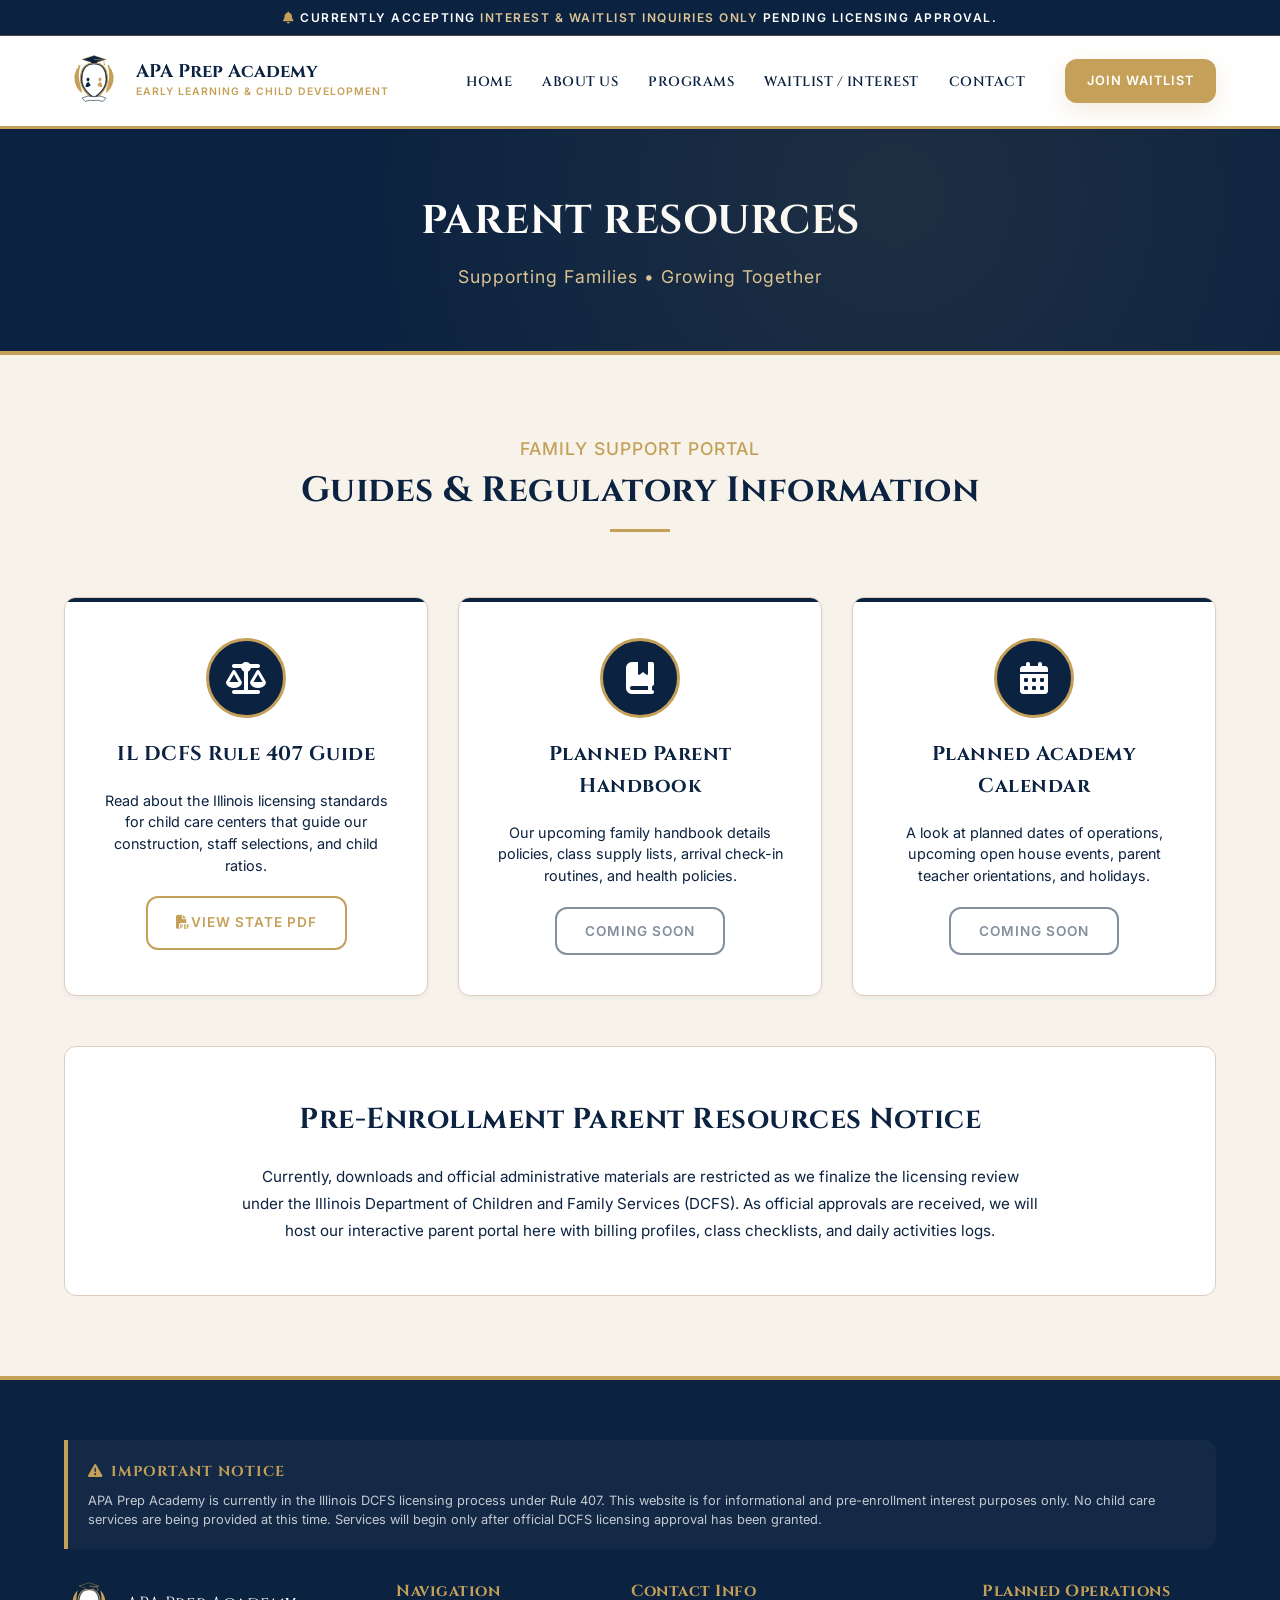
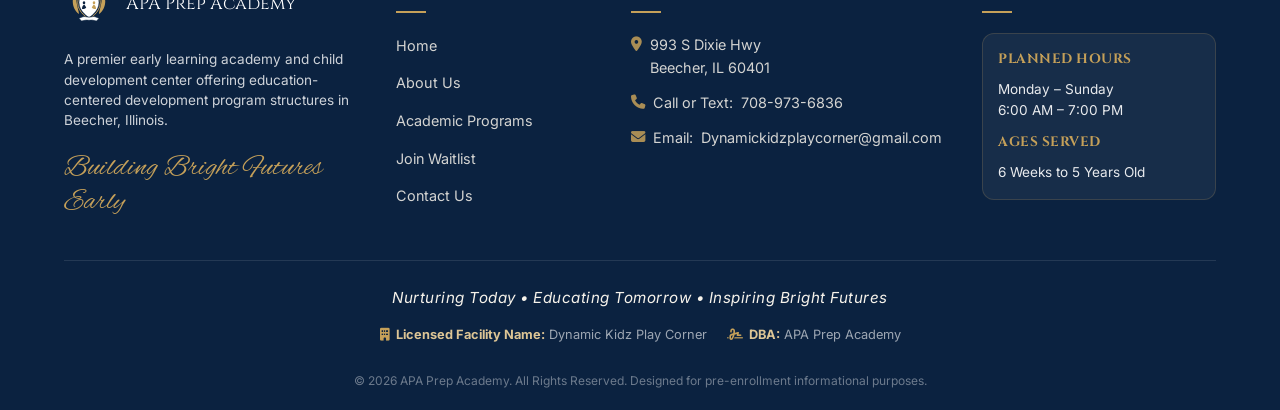
<file: resources.html>
<!DOCTYPE html>
<html lang="en">
<head>
  <meta charset="UTF-8">
  <meta name="viewport" content="width=device-width, initial-scale=1.0">
  <title>Parent Resources | APA Prep Academy Beecher IL</title>
  <meta name="description" content="Access parenting guides, planned school schedules, and Illinois DCFS Rule 407 information for APA Prep Academy in Beecher, IL.">
  <meta name="keywords" content="Beecher preschool, Beecher daycare, Early learning center Beecher IL, Childcare Beecher Illinois, parent portal, daycare resources">
  
  <!-- FontAwesome for Icons -->
  <link rel="stylesheet" href="https://cdnjs.cloudflare.com/ajax/libs/font-awesome/6.4.0/css/all.min.css">
  
  <!-- Custom Stylesheet -->
  <link rel="stylesheet" href="assets/css/style.css">
</head>
<body>

  <!-- Top Announcement Bar -->
  <div class="top-announcement-bar">
    <i class="fa-solid fa-bell text-gold"></i> Currently accepting <span>Interest & Waitlist Inquiries Only</span> pending licensing approval.
  </div>

  <!-- Main Header -->
  <header class="main-header">
    <div class="container navbar-container">
      <a href="index.html" class="logo-link">
        <svg viewBox="0 0 200 200" xmlns="http://www.w3.org/2000/svg" class="logo-svg">
          <path d="M 60 140 C 45 130 35 110 35 90 C 35 70 45 55 55 45 C 53 55 48 70 50 90 C 52 110 60 130 60 140 Z" fill="#C5A059" />
          <circle cx="38" cy="85" r="3" fill="#C5A059" /><circle cx="43" cy="65" r="3" fill="#C5A059" /><circle cx="51" cy="50" r="3" fill="#C5A059" /><circle cx="45" cy="105" r="3" fill="#C5A059" /><circle cx="55" cy="125" r="3" fill="#C5A059" />
          <path d="M 140 140 C 155 130 165 110 165 90 C 165 70 155 55 145 45 C 147 55 152 70 150 90 C 148 110 140 130 140 140 Z" fill="#C5A059" />
          <circle cx="162" cy="85" r="3" fill="#C5A059" /><circle cx="157" cy="65" r="3" fill="#C5A059" /><circle cx="149" cy="50" r="3" fill="#C5A059" /><circle cx="155" cy="105" r="3" fill="#C5A059" /><circle cx="145" cy="125" r="3" fill="#C5A059" />
          <path d="M 100 40 Q 145 40 145 95 C 145 135 100 160 100 160 C 100 160 55 135 55 95 Q 55 40 100 40 Z" fill="#0B2240" stroke="#C5A059" stroke-width="4" />
          <path d="M 100 43 Q 140 43 140 95 C 140 131 100 154 100 154 C 100 154 60 131 60 95 Q 60 43 100 43 Z" fill="#FFFFFF" stroke="#0B2240" stroke-width="2" />
          <path d="M 85 95 C 85 91 82 89 80 89 C 78 89 75 91 75 95 C 75 99 78 101 80 101 C 82 101 85 99 85 95 Z" fill="#0B2240" />
          <path d="M 72 120 C 72 110 76 103 82 103 L 89 114 L 86 117 L 80 120 Z" fill="#0B2240" />
          <path d="M 115 95 C 115 91 118 89 120 89 C 122 89 125 91 125 95 C 125 99 122 101 120 101 C 118 101 115 99 115 95 Z" fill="#C5A059" />
          <path d="M 128 120 C 128 110 124 103 118 103 L 111 114 L 114 117 L 120 120 Z" fill="#C5A059" />
          <polygon points="100,15 140,28 100,41 60,28" fill="#0B2240" stroke="#C5A059" stroke-width="1.5" />
          <rect x="90" y="28" width="20" height="12" fill="#0B2240" />
          <path d="M 100 28 L 132 30 L 135 43" stroke="#C5A059" stroke-width="2" fill="none" />
          <polygon points="132,43 138,43 135,49" fill="#C5A059" />
          <path d="M 80 150 Q 100 155 120 150 C 130 153 140 157 140 157 L 130 168 Q 110 162 100 165 Q 90 162 70 168 L 60 157 C 60 157 70 153 80 150 Z" fill="#FFFFFF" stroke="#0B2240" stroke-width="2" />
        </svg>
        <div class="logo-text">
          <span class="title">APA Prep Academy</span>
          <span class="subtitle">Early Learning & Child Development</span>
        </div>
      </a>

      <!-- Navbar Menu -->
      <nav>
        <ul class="nav-menu">
          <li><a href="index.html" class="nav-link">Home</a></li>
          <li><a href="about.html" class="nav-link">About Us</a></li>
          <li><a href="programs.html" class="nav-link">Programs</a></li>
          <li><a href="enrollment.html" class="nav-link">Waitlist / Interest</a></li>
          <li><a href="contact.html" class="nav-link">Contact</a></li>
          <li class="nav-cta"><a href="enrollment.html" class="btn btn-secondary">Join Waitlist</a></li>
        </ul>
      </nav>

      <!-- Hamburger Menu Button -->
      <button class="mobile-menu-btn" aria-label="Toggle navigation menu">
        <span></span>
        <span></span>
        <span></span>
      </button>
    </div>
  </header>

  <!-- Page Hero Header -->
  <section class="page-hero">
    <div class="container">
      <h1>Parent Resources</h1>
      <p>Supporting Families &bull; Growing Together</p>
    </div>
  </section>

  <!-- Content Section -->
  <section class="section-padding">
    <div class="container">
      
      <div class="section-title-wrap">
        <p>Family Support Portal</p>
        <h2>Guides & Regulatory Information</h2>
      </div>

      <div class="programs-highlight-grid" style="margin-bottom: 50px;">
        
        <!-- DCFS Rule Booklet Card -->
        <div class="program-highlight-card">
          <div class="program-icon-box"><i class="fa-solid fa-scale-balanced"></i></div>
          <h3>IL DCFS Rule 407 Guide</h3>
          <p>Read about the Illinois licensing standards for child care centers that guide our construction, staff selections, and child ratios.</p>
          <a href="https://www.illinois.gov/dcfs/aboutus/notices/Documents/rules_407.pdf" target="_blank" class="btn btn-outline-gold btn-sm"><i class="fa-solid fa-file-pdf"></i> View State PDF</a>
        </div>

        <!-- Planned Parent Handbook -->
        <div class="program-highlight-card">
          <div class="program-icon-box"><i class="fa-solid fa-book-bookmark"></i></div>
          <h3>Planned Parent Handbook</h3>
          <p>Our upcoming family handbook details policies, class supply lists, arrival check-in routines, and health policies.</p>
          <button class="btn btn-outline btn-sm" disabled style="opacity: 0.5;">Coming Soon</button>
        </div>

        <!-- Academic Calendar -->
        <div class="program-highlight-card">
          <div class="program-icon-box"><i class="fa-solid fa-calendar-days"></i></div>
          <h3>Planned Academy Calendar</h3>
          <p>A look at planned dates of operations, upcoming open house events, parent teacher orientations, and holidays.</p>
          <button class="btn btn-outline btn-sm" disabled style="opacity: 0.5;">Coming Soon</button>
        </div>

      </div>

      <!-- Pre-Licensing Info Callout -->
      <div class="payment-section" style="margin-top: 40px; background-color: var(--white);">
        <div class="payment-title-wrap" style="margin-bottom: 20px;">
          <h3>Pre-Enrollment Parent Resources Notice</h3>
        </div>
        <p style="color: var(--text-muted); font-size: 0.95rem; line-height: 1.8; text-align: center; max-width: 800px; margin: 0 auto;">
          Currently, downloads and official administrative materials are restricted as we finalize the licensing review under the Illinois Department of Children and Family Services (DCFS). As official approvals are received, we will host our interactive parent portal here with billing profiles, class checklists, and daily activities logs.
        </p>
      </div>

    </div>
  </section>

  <!-- Main Footer -->
  <footer class="main-footer">
    <div class="container">
      
      <!-- Licensing Notice Banner at Top of Footer -->
      <div class="licensing-notice-box">
        <h4><i class="fa-solid fa-triangle-exclamation"></i> Important Notice</h4>
        <p>
          APA Prep Academy is currently in the Illinois DCFS licensing process under Rule 407. This website is for informational and pre-enrollment interest purposes only. No child care services are being provided at this time. Services will begin only after official DCFS licensing approval has been granted.
        </p>
      </div>

      <div class="footer-top">
        <div class="footer-brand">
          <div class="footer-logo">
            <svg viewBox="0 0 200 200" xmlns="http://www.w3.org/2000/svg" class="footer-logo-svg">
              <path d="M 60 140 C 45 130 35 110 35 90 C 35 70 45 55 55 45 C 53 55 48 70 50 90 C 52 110 60 130 60 140 Z" fill="#C5A059" />
              <path d="M 140 140 C 155 130 165 110 165 90 C 165 70 155 55 145 45 C 147 55 152 70 150 90 C 148 110 140 130 140 140 Z" fill="#C5A059" />
              <path d="M 100 40 Q 145 40 145 95 C 145 135 100 160 100 160 C 100 160 55 135 55 95 Q 55 40 100 40 Z" fill="#0B2240" stroke="#C5A059" stroke-width="4" />
              <path d="M 100 43 Q 140 43 140 95 C 140 131 100 154 100 154 C 100 154 60 131 60 95 Q 60 43 100 43 Z" fill="#FFFFFF" stroke="#0B2240" stroke-width="2" />
              <path d="M 85 95 C 85 91 82 89 80 89 C 78 89 75 91 75 95 C 75 99 78 101 80 101 C 82 101 85 99 85 95 Z" fill="#0B2240" />
              <path d="M 72 120 C 72 110 76 103 82 103 L 89 114 L 86 117 L 80 120 Z" fill="#0B2240" />
              <path d="M 115 95 C 115 91 118 89 120 89 C 122 89 125 91 125 95 C 125 99 122 101 120 101 C 118 101 115 99 115 95 Z" fill="#C5A059" />
              <path d="M 128 120 C 128 110 124 103 118 103 L 111 114 L 114 117 L 120 120 Z" fill="#C5A059" />
              <polygon points="100,15 140,28 100,41 60,28" fill="#0B2240" stroke="#C5A059" stroke-width="1.5" />
              <rect x="90" y="28" width="20" height="12" fill="#0B2240" />
              <path d="M 100 28 L 132 30 L 135 43" stroke="#C5A059" stroke-width="2" fill="none" />
              <polygon points="132,43 138,43 135,49" fill="#C5A059" />
              <path d="M 80 150 Q 100 155 120 150 C 130 153 140 157 140 157 L 130 168 Q 110 162 100 165 Q 90 162 70 168 L 60 157 C 60 157 70 153 80 150 Z" fill="#FFFFFF" stroke="#0B2240" stroke-width="2" />
            </svg>
            <span class="footer-title">APA Prep Academy</span>
          </div>
          <p style="font-size: 0.85rem; opacity: 0.8; line-height: 1.5; margin-top: 5px;">
            A premier early learning academy and child development center offering education-centered development program structures in Beecher, Illinois.
          </p>
          <span class="script-text">Building Bright Futures Early</span>
        </div>

        <div>
          <h4 class="footer-col-title">Navigation</h4>
          <ul class="footer-links">
            <li><a href="index.html">Home</a></li>
            <li><a href="about.html">About Us</a></li>
            <li><a href="programs.html">Academic Programs</a></li>
            <li><a href="enrollment.html">Join Waitlist</a></li>
            <li><a href="contact.html">Contact Us</a></li>
          </ul>
        </div>

        <div>
          <h4 class="footer-col-title">Contact Info</h4>
          <div class="footer-contact-info">
            <span><i class="fa-solid fa-location-dot"></i> 993 S Dixie Hwy<br>Beecher, IL 60401</span>
            <span><i class="fa-solid fa-phone"></i> Call or Text:<br><a href="tel:7089736836">708-973-6836</a></span>
            <span><i class="fa-solid fa-envelope"></i> Email:<br><a href="mailto:Dynamickidzplaycorner@gmail.com">Dynamickidzplaycorner@gmail.com</a></span>
          </div>
        </div>

        <div>
          <h4 class="footer-col-title">Planned Operations</h4>
          <div class="footer-hours-box">
            <h5>Planned Hours</h5>
            <p style="margin-bottom: 10px;">Monday – Sunday<br>6:00 AM – 7:00 PM</p>
            <h5>Ages Served</h5>
            <p>6 Weeks to 5 Years Old</p>
          </div>
        </div>
      </div>

      <!-- Bottom Footer Info -->
      <div class="footer-bottom">
        <div class="footer-slogan">
          Nurturing Today &bull; Educating Tomorrow &bull; Inspiring Bright Futures
        </div>
        
        <div class="footer-meta-info">
          <div class="footer-meta-item">
            <i class="fa-solid fa-building text-gold"></i>
            <span><strong>Licensed Facility Name:</strong> Dynamic Kidz Play Corner</span>
          </div>
          <div class="footer-meta-item">
            <i class="fa-solid fa-signature text-gold"></i>
            <span><strong>DBA:</strong> APA Prep Academy</span>
          </div>
        </div>

        <div class="copyright">
          &copy; 2026 APA Prep Academy. All Rights Reserved. Designed for pre-enrollment informational purposes.
        </div>
      </div>

    </div>
  </footer>

  <!-- Custom Scripts -->
  <script src="assets/js/main.js"></script>
</body>
</html>
</file>
<file: assets/css/style.css>
/* APA Prep Academy - Core Style Sheet */
@import url('https://fonts.googleapis.com/css2?family=Cinzel:wght@400;600;700;900&family=Inter:wght@300;400;500;600;700&family=Alex+Brush&display=swap');

:root {
  /* Colors */
  --navy-primary: #0B2240;
  --navy-light: #15325B;
  --navy-hover: #1C3F6E;
  --gold-primary: #C5A059;
  --gold-light: #DDC595;
  --gold-hover: #AB8541;
  --cream-bg: #F7F3EB;
  --cream-card: #EFEAE0;
  --cream-light: #FAF8F5;
  --cream-dark: #DECDBE;
  --white: #FFFFFF;
  
  /* Typography */
  --font-heading: 'Cinzel', serif;
  --font-body: 'Inter', sans-serif;
  --font-script: 'Alex Brush', cursive;

  /* Shadows */
  --shadow-sm: 0 2px 4px rgba(11, 34, 64, 0.05);
  --shadow-md: 0 8px 16px rgba(11, 34, 64, 0.08);
  --shadow-lg: 0 16px 32px rgba(11, 34, 64, 0.12);
  --shadow-gold: 0 8px 24px rgba(197, 160, 89, 0.2);

  /* Transitions */
  --transition-fast: 0.2s ease;
  --transition-normal: 0.4s ease;
  --transition-slow: 0.6s cubic-bezier(0.16, 1, 0.3, 1);
  
  /* Borders */
  --border-radius-sm: 4px;
  --border-radius-md: 12px;
  --border-radius-lg: 24px;
  --border-radius-circle: 50%;
}

/* Reset & Base Styles */
*, *::before, *::after {
  box-sizing: border-box;
  margin: 0;
  padding: 0;
}

html {
  scroll-behavior: smooth;
  font-size: 16px;
}

body {
  font-family: var(--font-body);
  background-color: var(--cream-bg);
  color: var(--navy-primary);
  line-height: 1.6;
  overflow-x: hidden;
  -webkit-font-smoothing: antialiased;
}

a {
  color: inherit;
  text-decoration: none;
  transition: var(--transition-fast);
}

img {
  max-width: 100%;
  height: auto;
  display: block;
}

button, input, select, textarea {
  font-family: inherit;
  font-size: inherit;
  color: inherit;
}

h1, h2, h3, h4, h5, h6 {
  font-family: var(--font-heading);
  font-weight: 700;
  letter-spacing: 0.5px;
}

.script-text {
  font-family: var(--font-script);
  font-size: 2.2rem;
  color: var(--gold-primary);
  line-height: 1.2;
}

/* Utility Layouts */
.container {
  width: 100%;
  max-width: 1200px;
  margin: 0 auto;
  padding: 0 24px;
}

.section-padding {
  padding: 80px 0;
}

@media (max-width: 768px) {
  .section-padding {
    padding: 50px 0;
  }
}

.text-center { text-align: center; }
.text-gold { color: var(--gold-primary); }
.text-navy { color: var(--navy-primary); }
.text-white { color: var(--white); }

/* Buttons */
.btn {
  display: inline-flex;
  align-items: center;
  justify-content: center;
  padding: 14px 28px;
  border-radius: var(--border-radius-md);
  font-weight: 600;
  text-transform: uppercase;
  font-size: 0.85rem;
  letter-spacing: 1px;
  cursor: pointer;
  transition: var(--transition-normal);
  border: 2px solid transparent;
}

.btn-primary {
  background-color: var(--navy-primary);
  color: var(--white);
  box-shadow: var(--shadow-sm);
}

.btn-primary:hover {
  background-color: var(--navy-hover);
  transform: translateY(-2px);
  box-shadow: var(--shadow-md);
}

.btn-secondary {
  background-color: var(--gold-primary);
  color: var(--white);
  box-shadow: var(--shadow-gold);
}

.btn-secondary:hover {
  background-color: var(--gold-hover);
  transform: translateY(-2px);
  box-shadow: var(--shadow-lg);
}

.btn-outline {
  background-color: transparent;
  border-color: var(--navy-primary);
  color: var(--navy-primary);
}

.btn-outline:hover {
  background-color: var(--navy-primary);
  color: var(--white);
  transform: translateY(-2px);
}

.btn-outline-gold {
  background-color: transparent;
  border-color: var(--gold-primary);
  color: var(--gold-primary);
}

.btn-outline-gold:hover {
  background-color: var(--gold-primary);
  color: var(--white);
  transform: translateY(-2px);
}

/* Header & Navigation */
header.main-header {
  background-color: var(--white);
  border-bottom: 3px solid var(--gold-primary);
  position: sticky;
  top: 0;
  z-index: 1000;
  box-shadow: var(--shadow-sm);
}

.navbar-container {
  display: flex;
  justify-content: space-between;
  align-items: center;
  height: 90px;
}

.logo-link {
  display: flex;
  align-items: center;
  gap: 12px;
}

.logo-svg {
  width: 60px;
  height: 60px;
}

.logo-text {
  display: flex;
  flex-direction: column;
}

.logo-text .title {
  font-family: var(--font-heading);
  font-weight: 700;
  font-size: 1.15rem;
  line-height: 1.1;
  color: var(--navy-primary);
}

.logo-text .subtitle {
  font-family: var(--font-body);
  font-size: 0.65rem;
  letter-spacing: 1px;
  text-transform: uppercase;
  color: var(--gold-primary);
  font-weight: 600;
  margin-top: 2px;
}

.nav-menu {
  display: flex;
  list-style: none;
  gap: 30px;
  align-items: center;
}

.nav-link {
  font-family: var(--font-heading);
  font-weight: 600;
  font-size: 0.85rem;
  letter-spacing: 0.5px;
  text-transform: uppercase;
  position: relative;
  padding: 8px 0;
}

.nav-link::after {
  content: '';
  position: absolute;
  bottom: 0;
  left: 0;
  width: 0;
  height: 2px;
  background-color: var(--gold-primary);
  transition: var(--transition-fast);
}

.nav-link:hover::after,
.nav-link.active::after {
  width: 100%;
}

.nav-link.active {
  color: var(--gold-primary);
}

.nav-cta {
  margin-left: 10px;
}

.nav-cta .btn {
  padding: 10px 20px;
  font-size: 0.8rem;
}

.mobile-menu-btn {
  display: none;
  background: none;
  border: none;
  cursor: pointer;
  position: relative;
  width: 30px;
  height: 24px;
}

.mobile-menu-btn span {
  display: block;
  width: 100%;
  height: 3px;
  background-color: var(--navy-primary);
  border-radius: 3px;
  position: absolute;
  transition: var(--transition-normal);
}

.mobile-menu-btn span:nth-child(1) { top: 0; }
.mobile-menu-btn span:nth-child(2) { top: 10px; }
.mobile-menu-btn span:nth-child(3) { top: 20px; }

.mobile-menu-btn.active span:nth-child(1) {
  transform: rotate(45deg);
  top: 10px;
}
.mobile-menu-btn.active span:nth-child(2) {
  opacity: 0;
}
.mobile-menu-btn.active span:nth-child(3) {
  transform: rotate(-45deg);
  top: 10px;
}

/* Banner / Top Bar */
.top-announcement-bar {
  background-color: var(--navy-primary);
  color: var(--white);
  padding: 8px 0;
  text-align: center;
  font-size: 0.75rem;
  letter-spacing: 1.5px;
  text-transform: uppercase;
  font-weight: 600;
  border-bottom: 1px solid rgba(197, 160, 89, 0.3);
}

.top-announcement-bar span {
  color: var(--gold-light);
}

/* Footer Styles */
.main-footer {
  background-color: var(--navy-primary);
  color: var(--white);
  padding: 60px 0 20px 0;
  border-top: 4px solid var(--gold-primary);
}

.footer-top {
  display: grid;
  grid-template-columns: 1.5fr 1fr 1fr 1.2fr;
  gap: 40px;
  margin-bottom: 40px;
}

.footer-brand {
  display: flex;
  flex-direction: column;
  gap: 15px;
}

.footer-logo {
  display: flex;
  align-items: center;
  gap: 12px;
}

.footer-logo-svg {
  width: 50px;
  height: 50px;
}

.footer-title {
  font-family: var(--font-heading);
  font-size: 1.1rem;
  color: var(--white);
}

.footer-brand .script-text {
  font-size: 1.8rem;
  margin-top: 5px;
}

.footer-col-title {
  font-family: var(--font-heading);
  color: var(--gold-primary);
  font-size: 1rem;
  margin-bottom: 20px;
  position: relative;
  padding-bottom: 8px;
}

.footer-col-title::after {
  content: '';
  position: absolute;
  bottom: 0;
  left: 0;
  width: 30px;
  height: 2px;
  background-color: var(--gold-primary);
}

.footer-links {
  list-style: none;
  display: flex;
  flex-direction: column;
  gap: 12px;
}

.footer-links a {
  font-size: 0.9rem;
  color: var(--cream-bg);
  opacity: 0.85;
}

.footer-links a:hover {
  color: var(--gold-primary);
  opacity: 1;
  padding-left: 5px;
}

.footer-contact-info {
  display: flex;
  flex-direction: column;
  gap: 12px;
  font-size: 0.9rem;
  color: var(--cream-bg);
  opacity: 0.85;
}

.footer-contact-info span {
  display: flex;
  align-items: flex-start;
  gap: 8px;
}

.footer-contact-info i {
  color: var(--gold-primary);
  margin-top: 4px;
}

.footer-hours-box {
  background-color: rgba(255, 255, 255, 0.05);
  border: 1px solid rgba(197, 160, 89, 0.2);
  padding: 15px;
  border-radius: var(--border-radius-md);
}

.footer-hours-box h5 {
  font-family: var(--font-heading);
  font-size: 0.85rem;
  color: var(--gold-primary);
  margin-bottom: 8px;
  text-transform: uppercase;
  letter-spacing: 0.5px;
}

.footer-hours-box p {
  font-size: 0.85rem;
  opacity: 0.9;
}

/* Licensing notice block */
.licensing-notice-box {
  background-color: rgba(255, 255, 255, 0.03);
  border-left: 4px solid var(--gold-primary);
  padding: 20px;
  margin-bottom: 30px;
  border-radius: 0 var(--border-radius-md) var(--border-radius-md) 0;
}

.licensing-notice-box h4 {
  color: var(--gold-primary);
  font-size: 0.9rem;
  margin-bottom: 8px;
  display: flex;
  align-items: center;
  gap: 8px;
  text-transform: uppercase;
  letter-spacing: 1px;
}

.licensing-notice-box p {
  font-size: 0.8rem;
  line-height: 1.5;
  color: rgba(255, 255, 255, 0.75);
}

.licensing-notice-box.light-version {
  background-color: rgba(11, 34, 64, 0.03);
  border-left: 4px solid var(--gold-primary);
  border-right: 1px solid var(--cream-dark);
  border-top: 1px solid var(--cream-dark);
  border-bottom: 1px solid var(--cream-dark);
}

.licensing-notice-box.light-version p {
  color: var(--navy-primary);
  opacity: 0.85;
}

.licensing-notice-box.light-version h4 {
  color: var(--navy-primary);
}

.footer-bottom {
  border-top: 1px solid rgba(255, 255, 255, 0.1);
  padding-top: 25px;
  display: flex;
  flex-direction: column;
  align-items: center;
  gap: 15px;
  text-align: center;
}

.footer-slogan {
  font-size: 0.95rem;
  font-style: italic;
  color: var(--cream-bg);
  letter-spacing: 0.5px;
}

.footer-meta-info {
  display: flex;
  flex-wrap: wrap;
  justify-content: center;
  gap: 20px;
  font-size: 0.8rem;
  color: rgba(255, 255, 255, 0.6);
}

.footer-meta-item {
  display: flex;
  align-items: center;
  gap: 6px;
}

.footer-meta-item strong {
  color: var(--gold-light);
}

.copyright {
  font-size: 0.75rem;
  color: rgba(255, 255, 255, 0.4);
  margin-top: 10px;
}

/* Page Hero Header (Inner pages) */
.page-hero {
  background-color: var(--navy-primary);
  color: var(--white);
  padding: 60px 0;
  text-align: center;
  position: relative;
  overflow: hidden;
  border-bottom: 4px solid var(--gold-primary);
}

.page-hero::before {
  content: '';
  position: absolute;
  top: 0;
  left: 0;
  right: 0;
  bottom: 0;
  background: radial-gradient(circle at 70% 30%, rgba(197, 160, 89, 0.1), transparent 60%);
  pointer-events: none;
}

.page-hero h1 {
  font-size: 2.5rem;
  margin-bottom: 10px;
  text-transform: uppercase;
}

.page-hero p {
  color: var(--gold-light);
  font-family: var(--font-body);
  font-size: 1.1rem;
  letter-spacing: 1px;
}

/* Grid & Section Elements */
.section-title-wrap {
  text-align: center;
  margin-bottom: 50px;
}

.section-title-wrap h2 {
  font-size: 2.2rem;
  color: var(--navy-primary);
  margin-bottom: 15px;
  position: relative;
  display: inline-block;
  padding-bottom: 12px;
}

.section-title-wrap h2::after {
  content: '';
  position: absolute;
  bottom: 0;
  left: 50%;
  transform: translateX(-50%);
  width: 60px;
  height: 3px;
  background-color: var(--gold-primary);
}

.section-title-wrap p {
  color: var(--gold-primary);
  font-weight: 500;
  font-size: 1.1rem;
  letter-spacing: 1px;
  text-transform: uppercase;
}

/* Home Hero Section */
.hero-home {
  display: flex;
  align-items: center;
  min-height: calc(100vh - 120px);
  position: relative;
  overflow: hidden;
  background-color: var(--cream-bg);
}

.hero-diagonal-decor {
  position: absolute;
  top: 0;
  left: 0;
  width: 50%;
  height: 100%;
  background-color: var(--white);
  clip-path: polygon(0 0, 100% 0, 80% 100%, 0% 100%);
  z-index: 1;
}

.hero-grid {
  display: grid;
  grid-template-columns: 1.1fr 0.9fr;
  gap: 40px;
  align-items: center;
  position: relative;
  z-index: 2;
  width: 100%;
  padding-top: 40px;
  padding-bottom: 40px;
}

.hero-text-content {
  display: flex;
  flex-direction: column;
  gap: 20px;
}

.hero-badge {
  background-color: rgba(197, 160, 89, 0.15);
  border: 1px solid var(--gold-primary);
  color: var(--navy-primary);
  padding: 8px 16px;
  border-radius: 50px;
  font-size: 0.8rem;
  font-weight: 700;
  width: fit-content;
  letter-spacing: 1.5px;
  text-transform: uppercase;
  animation: pulse 2s infinite;
}

.hero-title {
  font-size: 3.5rem;
  line-height: 1.1;
  color: var(--navy-primary);
}

.hero-title span {
  display: block;
  font-size: 1.5rem;
  color: var(--gold-primary);
  margin-bottom: 8px;
  font-weight: 600;
}

.hero-description {
  font-size: 1.1rem;
  color: var(--navy-light);
  max-width: 540px;
  opacity: 0.9;
}

.hero-tagline-wrap {
  margin: 10px 0;
}

.hero-ctas {
  display: flex;
  gap: 15px;
  flex-wrap: wrap;
  margin-top: 15px;
}

.hero-image-wrapper {
  position: relative;
  display: flex;
  justify-content: center;
  align-items: center;
}

.hero-image-container {
  width: 100%;
  max-width: 500px;
  height: 500px;
  border-radius: var(--border-radius-circle);
  overflow: hidden;
  border: 8px solid var(--white);
  box-shadow: var(--shadow-lg);
  position: relative;
}

.hero-image-container img {
  width: 100%;
  height: 100%;
  object-fit: cover;
}

.hero-floating-circle-1 {
  position: absolute;
  bottom: -20px;
  left: -20px;
  width: 180px;
  height: 180px;
  border-radius: var(--border-radius-circle);
  overflow: hidden;
  border: 6px solid var(--white);
  box-shadow: var(--shadow-md);
  z-index: 3;
}

.hero-floating-circle-1 img {
  width: 100%;
  height: 100%;
  object-fit: cover;
}

.hero-floating-circle-2 {
  position: absolute;
  top: 10px;
  right: -20px;
  width: 140px;
  height: 140px;
  border-radius: var(--border-radius-circle);
  overflow: hidden;
  border: 6px solid var(--white);
  box-shadow: var(--shadow-md);
  z-index: 3;
}

.hero-floating-circle-2 img {
  width: 100%;
  height: 100%;
  object-fit: cover;
}

/* Home Programs Highlight Grid */
.programs-highlight-grid {
  display: grid;
  grid-template-columns: repeat(3, 1fr);
  gap: 30px;
}

.program-highlight-card {
  background-color: var(--white);
  border-radius: var(--border-radius-md);
  border: 1px solid var(--cream-dark);
  padding: 40px 30px;
  text-align: center;
  transition: var(--transition-normal);
  display: flex;
  flex-direction: column;
  align-items: center;
  gap: 20px;
  box-shadow: var(--shadow-sm);
  position: relative;
  overflow: hidden;
}

.program-highlight-card::before {
  content: '';
  position: absolute;
  top: 0;
  left: 0;
  width: 100%;
  height: 4px;
  background-color: var(--navy-primary);
  transition: var(--transition-normal);
}

.program-highlight-card:hover {
  transform: translateY(-8px);
  box-shadow: var(--shadow-lg);
}

.program-highlight-card:hover::before {
  background-color: var(--gold-primary);
}

.program-icon-box {
  width: 80px;
  height: 80px;
  border-radius: var(--border-radius-circle);
  background-color: var(--navy-primary);
  color: var(--white);
  border: 3px solid var(--gold-primary);
  display: flex;
  align-items: center;
  justify-content: center;
  font-size: 2rem;
  transition: var(--transition-normal);
}

.program-highlight-card:hover .program-icon-box {
  background-color: var(--gold-primary);
  border-color: var(--navy-primary);
  transform: rotateY(180deg);
}

.program-highlight-card h3 {
  font-size: 1.25rem;
  color: var(--navy-primary);
}

.program-highlight-card p {
  font-size: 0.9rem;
  color: var(--text-muted);
  line-height: 1.5;
}

/* Mission & Highlights Section */
.mission-section-grid {
  display: grid;
  grid-template-columns: 1.1fr 0.9fr;
  gap: 50px;
  align-items: center;
}

.mission-text-box h3 {
  font-size: 1.8rem;
  margin-bottom: 20px;
}

.mission-text-box p {
  font-size: 1.05rem;
  line-height: 1.8;
  margin-bottom: 25px;
}

.academy-badges {
  display: grid;
  grid-template-columns: 1fr 1fr;
  gap: 20px;
}

.academy-badge-item {
  background-color: var(--white);
  border: 1px solid var(--cream-dark);
  padding: 20px;
  border-radius: var(--border-radius-md);
  display: flex;
  gap: 15px;
  align-items: center;
  transition: var(--transition-normal);
}

.academy-badge-item:hover {
  border-color: var(--gold-primary);
  box-shadow: var(--shadow-md);
}

.badge-icon-box {
  width: 50px;
  height: 50px;
  border-radius: var(--border-radius-circle);
  background-color: rgba(11, 34, 64, 0.05);
  color: var(--navy-primary);
  display: flex;
  align-items: center;
  justify-content: center;
  font-size: 1.3rem;
  flex-shrink: 0;
}

.academy-badge-item h4 {
  font-family: var(--font-body);
  font-weight: 700;
  font-size: 0.9rem;
  text-transform: uppercase;
  color: var(--navy-primary);
}

.academy-badge-item p {
  font-size: 0.75rem;
  color: var(--gold-primary);
  font-weight: 600;
  margin-top: 2px;
}

/* Quick Facts Banner */
.facts-banner {
  background-color: var(--navy-primary);
  color: var(--white);
  padding: 50px 0;
  border-top: 4px solid var(--gold-primary);
  border-bottom: 4px solid var(--gold-primary);
  position: relative;
}

.facts-grid {
  display: grid;
  grid-template-columns: repeat(3, 1fr);
  gap: 30px;
  text-align: center;
}

.fact-item {
  display: flex;
  flex-direction: column;
  align-items: center;
  gap: 10px;
}

.fact-icon {
  font-size: 2.2rem;
  color: var(--gold-primary);
}

.fact-item h3 {
  font-size: 1.2rem;
  text-transform: uppercase;
  letter-spacing: 1px;
}

.fact-item p {
  color: var(--cream-bg);
  font-size: 1rem;
  opacity: 0.9;
}

/* Programs Page Styling */
.programs-full-list {
  display: flex;
  flex-direction: column;
  gap: 40px;
}

.program-full-card {
  background-color: var(--white);
  border-radius: var(--border-radius-md);
  border: 1px solid var(--cream-dark);
  overflow: hidden;
  box-shadow: var(--shadow-sm);
  display: grid;
  grid-template-columns: 1fr 1.5fr;
  transition: var(--transition-normal);
}

.program-full-card:hover {
  box-shadow: var(--shadow-lg);
  border-color: var(--gold-light);
}

.program-card-image {
  background-color: var(--navy-primary);
  position: relative;
  display: flex;
  align-items: center;
  justify-content: center;
  padding: 40px;
  color: var(--white);
}

.program-card-image::after {
  content: '';
  position: absolute;
  top: 0;
  right: 0;
  width: 0;
  height: 0;
  border-style: solid;
  border-width: 0 20px 20px 0;
  border-color: transparent var(--gold-primary) transparent transparent;
}

.program-card-image-icon {
  width: 120px;
  height: 120px;
  border-radius: var(--border-radius-circle);
  background-color: rgba(255, 255, 255, 0.05);
  border: 4px solid var(--gold-primary);
  display: flex;
  align-items: center;
  justify-content: center;
  font-size: 3.5rem;
  color: var(--white);
  box-shadow: var(--shadow-md);
}

.program-card-info {
  padding: 40px;
  display: flex;
  flex-direction: column;
  justify-content: center;
  gap: 15px;
}

.program-card-info h3 {
  font-size: 1.8rem;
  color: var(--navy-primary);
  border-bottom: 2px solid var(--cream-dark);
  padding-bottom: 10px;
}

.program-tag-row {
  display: flex;
  gap: 10px;
  flex-wrap: wrap;
}

.program-tag {
  background-color: var(--cream-card);
  padding: 5px 12px;
  border-radius: 4px;
  font-size: 0.75rem;
  font-weight: 600;
  color: var(--navy-primary);
}

.program-tag.age-tag {
  background-color: rgba(197, 160, 89, 0.15);
  color: var(--navy-primary);
  border: 1px solid var(--gold-primary);
}

.program-card-info p {
  color: #4A5568;
  font-size: 0.95rem;
  line-height: 1.6;
}

.program-features-list {
  display: grid;
  grid-template-columns: 1fr 1fr;
  gap: 10px;
  margin-top: 10px;
}

.program-feature-item {
  display: flex;
  align-items: center;
  gap: 8px;
  font-size: 0.85rem;
  color: var(--navy-primary);
  font-weight: 500;
}

.program-feature-item i {
  color: var(--gold-primary);
}

/* Payment & General Details Section */
.payment-section {
  background-color: var(--cream-card);
  border-radius: var(--border-radius-md);
  padding: 50px 40px;
  border: 1px solid var(--cream-dark);
  margin-top: 60px;
}

.payment-title-wrap {
  text-align: center;
  margin-bottom: 40px;
}

.payment-title-wrap h3 {
  font-size: 1.8rem;
  color: var(--navy-primary);
  margin-bottom: 10px;
}

.payment-title-wrap p {
  color: var(--gold-primary);
  font-size: 0.85rem;
  font-weight: 600;
  letter-spacing: 1px;
  text-transform: uppercase;
}

.payment-grid {
  display: grid;
  grid-template-columns: repeat(3, 1fr);
  gap: 30px;
}

.payment-card {
  background-color: var(--white);
  padding: 30px;
  border-radius: var(--border-radius-md);
  text-align: center;
  border: 1px solid var(--cream-dark);
  display: flex;
  flex-direction: column;
  align-items: center;
  gap: 15px;
  transition: var(--transition-normal);
}

.payment-card:hover {
  transform: translateY(-5px);
  box-shadow: var(--shadow-md);
  border-color: var(--gold-primary);
}

.payment-card-icon {
  width: 60px;
  height: 60px;
  border-radius: var(--border-radius-circle);
  background-color: var(--navy-primary);
  color: var(--white);
  display: flex;
  align-items: center;
  justify-content: center;
  font-size: 1.5rem;
}

.payment-card h4 {
  font-family: var(--font-heading);
  font-size: 1.1rem;
  color: var(--navy-primary);
}

.payment-card p {
  font-size: 0.85rem;
  color: #5A6E85;
}

/* About Page Sections */
.about-grid {
  display: grid;
  grid-template-columns: 1fr 1fr;
  gap: 50px;
  align-items: center;
}

.about-image-wrap {
  position: relative;
}

.about-image-frame {
  border: 6px solid var(--white);
  border-radius: var(--border-radius-md);
  box-shadow: var(--shadow-lg);
  overflow: hidden;
}

.about-image-decor {
  position: absolute;
  bottom: -20px;
  right: -20px;
  width: 100px;
  height: 100px;
  background-color: var(--gold-primary);
  border-radius: var(--border-radius-md);
  z-index: -1;
  opacity: 0.3;
}

.about-details {
  display: flex;
  flex-direction: column;
  gap: 20px;
}

.about-details h3 {
  font-size: 2rem;
  color: var(--navy-primary);
}

.about-details p {
  line-height: 1.8;
  color: #4A5568;
}

.about-highlight-box {
  background-color: var(--navy-primary);
  color: var(--white);
  border-radius: var(--border-radius-md);
  padding: 30px;
  border-left: 5px solid var(--gold-primary);
  margin-top: 10px;
}

.about-highlight-box h4 {
  color: var(--gold-primary);
  font-size: 1.1rem;
  margin-bottom: 10px;
}

.about-highlight-box p {
  font-size: 0.95rem;
  line-height: 1.6;
  color: var(--cream-bg);
}

/* Map & Contact Sections */
.contact-grid {
  display: grid;
  grid-template-columns: 1fr 1.2fr;
  gap: 50px;
}

.contact-info-panel {
  background-color: var(--white);
  border-radius: var(--border-radius-md);
  padding: 40px;
  border: 1px solid var(--cream-dark);
  box-shadow: var(--shadow-sm);
  display: flex;
  flex-direction: column;
  gap: 30px;
}

.contact-info-title h3 {
  font-size: 1.6rem;
  color: var(--navy-primary);
  margin-bottom: 10px;
}

.contact-info-title p {
  font-size: 0.9rem;
  color: var(--gold-primary);
  font-weight: 600;
  text-transform: uppercase;
  letter-spacing: 0.5px;
}

.contact-details-list {
  display: flex;
  flex-direction: column;
  gap: 25px;
}

.contact-detail-item {
  display: flex;
  gap: 15px;
  align-items: flex-start;
}

.contact-detail-icon {
  width: 50px;
  height: 50px;
  border-radius: var(--border-radius-circle);
  background-color: rgba(11, 34, 64, 0.05);
  color: var(--navy-primary);
  display: flex;
  align-items: center;
  justify-content: center;
  font-size: 1.3rem;
  flex-shrink: 0;
  border: 1px solid var(--cream-dark);
}

.contact-detail-text h4 {
  font-family: var(--font-body);
  font-weight: 700;
  font-size: 0.95rem;
  color: var(--navy-primary);
  margin-bottom: 5px;
}

.contact-detail-text p {
  font-size: 0.9rem;
  color: var(--text-muted);
}

.contact-detail-text a:hover {
  color: var(--gold-primary);
}

.contact-map-container {
  height: 250px;
  border-radius: var(--border-radius-md);
  overflow: hidden;
  border: 1px solid var(--cream-dark);
  box-shadow: var(--shadow-sm);
  margin-top: 10px;
}

.contact-form-panel {
  background-color: var(--white);
  border-radius: var(--border-radius-md);
  padding: 40px;
  border: 1px solid var(--cream-dark);
  box-shadow: var(--shadow-sm);
}

.form-group-row {
  display: grid;
  grid-template-columns: 1fr 1fr;
  gap: 20px;
}

.form-group {
  margin-bottom: 20px;
  display: flex;
  flex-direction: column;
  gap: 6px;
}

.form-label {
  font-size: 0.85rem;
  font-weight: 600;
  color: var(--navy-primary);
  text-transform: uppercase;
  letter-spacing: 0.5px;
}

.form-control {
  width: 100%;
  padding: 12px 16px;
  border: 1.5px solid var(--cream-dark);
  border-radius: var(--border-radius-md);
  font-size: 0.95rem;
  outline: none;
  transition: var(--transition-fast);
  background-color: var(--cream-light);
}

.form-control:focus {
  border-color: var(--gold-primary);
  background-color: var(--white);
  box-shadow: 0 0 0 3px rgba(197, 160, 89, 0.15);
}

textarea.form-control {
  resize: vertical;
  min-height: 120px;
}

/* Modal and Notification styles */
.toast-notification {
  position: fixed;
  bottom: 20px;
  right: 20px;
  background-color: var(--navy-primary);
  color: var(--white);
  padding: 16px 24px;
  border-radius: var(--border-radius-md);
  box-shadow: var(--shadow-lg);
  border-left: 4px solid var(--gold-primary);
  transform: translateY(100px);
  opacity: 0;
  transition: var(--transition-normal);
  z-index: 10000;
  font-size: 0.9rem;
  display: flex;
  align-items: center;
  gap: 12px;
}

.toast-notification.show {
  transform: translateY(0);
  opacity: 1;
}

/* Keyframes */
@keyframes pulse {
  0% {
    box-shadow: 0 0 0 0 rgba(197, 160, 89, 0.4);
  }
  70% {
    box-shadow: 0 0 0 10px rgba(197, 160, 89, 0);
  }
  100% {
    box-shadow: 0 0 0 0 rgba(197, 160, 89, 0);
  }
}

/* Media Queries for Responsiveness */

/* ===== Large Screens / Small Desktops (max-width: 1200px) ===== */
@media (max-width: 1200px) {
  .container {
    max-width: 960px;
  }

  .hero-title {
    font-size: 3rem;
  }

  .hero-image-container {
    max-width: 420px;
    height: 420px;
  }

  .hero-floating-circle-1 {
    width: 150px;
    height: 150px;
  }

  .hero-floating-circle-2 {
    width: 120px;
    height: 120px;
  }

  .footer-top {
    grid-template-columns: 1.5fr 1fr 1fr;
    gap: 30px;
  }

  .footer-top > div:last-child {
    grid-column: 1 / -1;
  }

  .nav-menu {
    gap: 20px;
  }

  .nav-link {
    font-size: 0.8rem;
  }
}

/* ===== Tablets / Medium Screens (max-width: 992px) ===== */
@media (max-width: 992px) {
  .container {
    max-width: 720px;
  }

  .section-padding {
    padding: 60px 0;
  }

  /* Hero Section */
  .hero-home {
    min-height: auto;
    padding: 40px 0;
  }

  .hero-grid {
    grid-template-columns: 1fr;
    text-align: center;
    gap: 40px;
  }
  
  .hero-diagonal-decor {
    display: none;
  }

  .hero-text-content {
    align-items: center;
  }

  .hero-description {
    max-width: 100%;
  }

  .hero-ctas {
    justify-content: center;
  }

  .hero-image-wrapper {
    margin-top: 10px;
  }

  .hero-image-container {
    max-width: 380px;
    height: 380px;
  }

  .hero-floating-circle-1 {
    width: 130px;
    height: 130px;
    bottom: -15px;
    left: -15px;
  }

  .hero-floating-circle-2 {
    width: 100px;
    height: 100px;
    top: 5px;
    right: -15px;
  }

  /* Programs Grid */
  .programs-highlight-grid {
    grid-template-columns: 1fr 1fr;
    gap: 20px;
  }

  .program-highlight-card {
    padding: 30px 20px;
  }

  /* Mission Section */
  .mission-section-grid {
    grid-template-columns: 1fr;
    gap: 40px;
  }

  .academy-badges {
    grid-template-columns: 1fr 1fr;
  }

  /* Program Full Cards */
  .program-full-card {
    grid-template-columns: 1fr;
  }

  .program-card-image {
    padding: 30px;
  }

  .program-card-image::after {
    display: none;
  }

  .program-card-image-icon {
    width: 90px;
    height: 90px;
    font-size: 2.5rem;
  }

  .program-card-info {
    padding: 30px;
  }

  .program-card-info h3 {
    font-size: 1.5rem;
  }

  .program-features-list {
    grid-template-columns: 1fr 1fr;
  }

  /* Payment Grid */
  .payment-grid {
    grid-template-columns: 1fr 1fr;
    gap: 20px;
  }

  .payment-section {
    padding: 40px 30px;
  }

  /* About Grid */
  .about-grid {
    grid-template-columns: 1fr;
    gap: 30px;
  }

  .about-image-decor {
    display: none;
  }

  /* Contact Grid */
  .contact-grid {
    grid-template-columns: 1fr;
    gap: 30px;
  }

  /* Footer */
  .footer-top {
    grid-template-columns: 1fr 1fr;
    gap: 30px;
  }

  .footer-top > div:last-child {
    grid-column: auto;
  }

  .footer-brand .script-text {
    font-size: 1.5rem;
  }

  /* Section Titles */
  .section-title-wrap h2 {
    font-size: 1.9rem;
  }

  .section-title-wrap p {
    font-size: 1rem;
  }

  /* Page Hero */
  .page-hero {
    padding: 45px 0;
  }

  .page-hero h1 {
    font-size: 2.2rem;
  }

  /* Facts Banner */
  .facts-grid {
    grid-template-columns: 1fr 1fr 1fr;
    gap: 20px;
  }

  .fact-item h3 {
    font-size: 1rem;
  }

  .fact-item p {
    font-size: 0.9rem;
  }
}

/* ===== Tablets / Small Tablets (max-width: 768px) ===== */
@media (max-width: 768px) {
  .container {
    padding: 0 16px;
  }

  .section-padding {
    padding: 50px 0;
  }

  /* Header & Navigation */
  .navbar-container {
    height: 70px;
  }

  .logo-svg {
    width: 45px;
    height: 45px;
  }

  .logo-text .title {
    font-size: 1rem;
  }

  .logo-text .subtitle {
    font-size: 0.55rem;
  }

  .mobile-menu-btn {
    display: block;
    z-index: 1001;
  }

  .nav-menu {
    position: fixed;
    top: 0;
    right: -100%;
    width: 80%;
    max-width: 320px;
    height: 100vh;
    height: 100dvh;
    background-color: var(--white);
    flex-direction: column;
    align-items: flex-start;
    padding: 100px 30px 40px 30px;
    box-shadow: -5px 0 15px rgba(0,0,0,0.15);
    transition: var(--transition-normal);
    z-index: 1000;
    gap: 0;
    overflow-y: auto;
  }

  .nav-menu.active {
    right: 0;
  }

  .nav-menu li {
    width: 100%;
    border-bottom: 1px solid var(--cream-card);
  }

  .nav-link {
    display: block;
    padding: 14px 0;
    font-size: 0.9rem;
  }

  .nav-cta {
    margin-left: 0;
    margin-top: 20px;
    width: 100%;
  }

  .nav-cta .btn {
    width: 100%;
  }

  /* Announcement bar */
  .top-announcement-bar {
    font-size: 0.65rem;
    padding: 6px 16px;
    letter-spacing: 1px;
    line-height: 1.4;
  }

  /* Hero Section */
  .hero-title {
    font-size: 2.2rem;
  }

  .hero-title span {
    font-size: 1.1rem;
  }

  .hero-description {
    font-size: 1rem;
  }

  .hero-badge {
    font-size: 0.7rem;
    padding: 6px 12px;
    letter-spacing: 1px;
  }

  .hero-tagline-wrap .script-text {
    font-size: 1.8rem;
  }

  .hero-image-container {
    max-width: 300px;
    height: 300px;
    border-width: 6px;
  }

  .hero-floating-circle-1 {
    width: 100px;
    height: 100px;
    bottom: -10px;
    left: -10px;
    border-width: 4px;
  }

  .hero-floating-circle-2 {
    width: 80px;
    height: 80px;
    top: 0;
    right: -10px;
    border-width: 4px;
  }

  .hero-ctas {
    flex-direction: column;
    width: 100%;
    max-width: 320px;
  }

  .hero-ctas .btn {
    width: 100%;
    justify-content: center;
  }

  /* Facts Banner */
  .facts-grid {
    grid-template-columns: 1fr;
    gap: 25px;
  }

  .facts-banner {
    padding: 40px 0;
  }

  .fact-icon {
    font-size: 1.8rem;
  }

  /* Programs Grid */
  .programs-highlight-grid {
    grid-template-columns: 1fr;
    max-width: 420px;
    margin: 0 auto;
    gap: 20px;
  }

  .program-highlight-card {
    padding: 30px 25px;
  }

  .program-icon-box {
    width: 65px;
    height: 65px;
    font-size: 1.6rem;
  }

  .program-highlight-card h3 {
    font-size: 1.15rem;
  }

  /* Academy Badges */
  .academy-badges {
    grid-template-columns: 1fr;
    gap: 15px;
  }

  .academy-badge-item {
    padding: 15px;
  }

  /* Program Full Cards */
  .program-card-info {
    padding: 25px 20px;
  }

  .program-card-info h3 {
    font-size: 1.35rem;
  }

  .program-features-list {
    grid-template-columns: 1fr;
    gap: 8px;
  }

  .program-card-image {
    padding: 25px;
  }

  .program-card-image-icon {
    width: 80px;
    height: 80px;
    font-size: 2.2rem;
  }

  /* Payment */
  .payment-grid {
    grid-template-columns: 1fr;
    max-width: 420px;
    margin: 0 auto;
  }

  .payment-section {
    padding: 35px 20px;
  }

  .payment-title-wrap h3 {
    font-size: 1.5rem;
  }

  /* About */
  .about-details h3 {
    font-size: 1.6rem;
  }

  .about-highlight-box {
    padding: 20px;
  }

  /* Contact */
  .contact-info-panel {
    padding: 25px;
  }

  .contact-form-panel {
    padding: 25px;
  }

  .contact-map-container {
    height: 200px;
  }

  .form-group-row {
    grid-template-columns: 1fr;
    gap: 0;
  }

  .form-control {
    padding: 11px 14px;
    font-size: 0.9rem;
  }

  /* Page Hero */
  .page-hero {
    padding: 35px 0;
  }

  .page-hero h1 {
    font-size: 1.9rem;
  }

  .page-hero p {
    font-size: 0.95rem;
  }

  /* Section Titles */
  .section-title-wrap {
    margin-bottom: 35px;
  }

  .section-title-wrap h2 {
    font-size: 1.65rem;
  }

  .section-title-wrap p {
    font-size: 0.9rem;
  }

  /* Licensing Notice */
  .licensing-notice-box {
    padding: 15px;
  }

  .licensing-notice-box h4 {
    font-size: 0.8rem;
  }

  .licensing-notice-box p {
    font-size: 0.75rem;
  }

  /* Buttons */
  .btn {
    padding: 12px 22px;
    font-size: 0.8rem;
  }

  /* Footer */
  .main-footer {
    padding: 40px 0 15px 0;
  }

  .footer-top {
    grid-template-columns: 1fr;
    gap: 30px;
  }

  .footer-brand .script-text {
    font-size: 1.4rem;
  }

  .footer-col-title {
    font-size: 0.95rem;
    margin-bottom: 15px;
  }

  .footer-links a {
    font-size: 0.85rem;
  }

  .footer-contact-info {
    font-size: 0.85rem;
  }

  .footer-slogan {
    font-size: 0.85rem;
  }

  .footer-meta-info {
    flex-direction: column;
    gap: 10px;
    align-items: center;
    font-size: 0.75rem;
  }

  .footer-hours-box {
    padding: 12px;
  }

  /* Script text */
  .script-text {
    font-size: 1.8rem;
  }

  /* Toast Notification */
  .toast-notification {
    left: 16px;
    right: 16px;
    bottom: 16px;
    font-size: 0.85rem;
  }
}

/* ===== Mobile Phones (max-width: 480px) ===== */
@media (max-width: 480px) {
  .container {
    padding: 0 12px;
  }

  .section-padding {
    padding: 40px 0;
  }

  /* Header */
  .navbar-container {
    height: 60px;
  }

  .logo-svg {
    width: 38px;
    height: 38px;
  }

  .logo-text .title {
    font-size: 0.85rem;
  }

  .logo-text .subtitle {
    font-size: 0.5rem;
    letter-spacing: 0.5px;
  }

  .logo-link {
    gap: 8px;
  }

  /* Announcement bar */
  .top-announcement-bar {
    font-size: 0.55rem;
    padding: 5px 10px;
    letter-spacing: 0.5px;
  }

  /* Hero */
  .hero-title {
    font-size: 1.8rem;
  }

  .hero-title span {
    font-size: 0.9rem;
    margin-bottom: 4px;
  }

  .hero-description {
    font-size: 0.9rem;
  }

  .hero-badge {
    font-size: 0.6rem;
    padding: 5px 10px;
  }

  .hero-tagline-wrap .script-text {
    font-size: 1.5rem;
  }

  .hero-image-container {
    max-width: 240px;
    height: 240px;
    border-width: 5px;
  }

  .hero-floating-circle-1 {
    width: 80px;
    height: 80px;
    bottom: -8px;
    left: -5px;
    border-width: 3px;
  }

  .hero-floating-circle-2 {
    width: 65px;
    height: 65px;
    top: -5px;
    right: -5px;
    border-width: 3px;
  }

  .hero-grid {
    gap: 30px;
    padding-top: 25px;
    padding-bottom: 25px;
  }

  /* Buttons */
  .btn {
    padding: 10px 18px;
    font-size: 0.75rem;
    letter-spacing: 0.5px;
  }

  /* Facts banner */
  .facts-banner {
    padding: 30px 0;
  }

  .fact-icon {
    font-size: 1.5rem;
  }

  .fact-item h3 {
    font-size: 0.95rem;
  }

  .fact-item p {
    font-size: 0.85rem;
  }

  /* Section Titles */
  .section-title-wrap {
    margin-bottom: 25px;
  }

  .section-title-wrap h2 {
    font-size: 1.4rem;
    padding-bottom: 10px;
  }

  .section-title-wrap h2::after {
    width: 40px;
    height: 2px;
  }

  .section-title-wrap p {
    font-size: 0.8rem;
  }

  /* Page Hero */
  .page-hero {
    padding: 25px 0;
  }

  .page-hero h1 {
    font-size: 1.5rem;
  }

  .page-hero p {
    font-size: 0.85rem;
  }

  /* Program Cards */
  .program-highlight-card {
    padding: 25px 18px;
    gap: 15px;
  }

  .program-icon-box {
    width: 55px;
    height: 55px;
    font-size: 1.4rem;
    border-width: 2px;
  }

  .program-highlight-card h3 {
    font-size: 1.05rem;
  }

  .program-highlight-card p {
    font-size: 0.8rem;
  }

  /* Program Full Cards */
  .program-card-info {
    padding: 20px 15px;
    gap: 12px;
  }

  .program-card-info h3 {
    font-size: 1.2rem;
    padding-bottom: 8px;
  }

  .program-card-info p {
    font-size: 0.85rem;
  }

  .program-card-image {
    padding: 20px;
  }

  .program-card-image-icon {
    width: 65px;
    height: 65px;
    font-size: 1.8rem;
    border-width: 3px;
  }

  .program-tag {
    font-size: 0.65rem;
    padding: 3px 8px;
  }

  .program-feature-item {
    font-size: 0.8rem;
  }

  /* Academy Badges */
  .academy-badge-item {
    padding: 12px;
    gap: 10px;
  }

  .badge-icon-box {
    width: 40px;
    height: 40px;
    font-size: 1.1rem;
  }

  .academy-badge-item h4 {
    font-size: 0.8rem;
  }

  /* Payment */
  .payment-section {
    padding: 25px 15px;
  }

  .payment-title-wrap h3 {
    font-size: 1.3rem;
  }

  .payment-card {
    padding: 20px 15px;
    gap: 12px;
  }

  .payment-card-icon {
    width: 50px;
    height: 50px;
    font-size: 1.3rem;
  }

  .payment-card h4 {
    font-size: 1rem;
  }

  .payment-card p {
    font-size: 0.8rem;
  }

  /* About */
  .about-details h3 {
    font-size: 1.4rem;
  }

  .about-details p {
    font-size: 0.9rem;
    line-height: 1.6;
  }

  .about-highlight-box {
    padding: 15px;
  }

  .about-highlight-box h4 {
    font-size: 1rem;
  }

  .about-highlight-box p {
    font-size: 0.85rem;
  }

  .about-image-frame {
    border-width: 4px;
  }

  /* Contact */
  .contact-info-panel {
    padding: 20px 15px;
    gap: 20px;
  }

  .contact-form-panel {
    padding: 20px 15px;
  }

  .contact-detail-icon {
    width: 40px;
    height: 40px;
    font-size: 1.1rem;
  }

  .contact-detail-text h4 {
    font-size: 0.85rem;
  }

  .contact-detail-text p {
    font-size: 0.85rem;
  }

  .contact-map-container {
    height: 180px;
  }

  .form-label {
    font-size: 0.75rem;
  }

  .form-control {
    padding: 10px 12px;
    font-size: 0.85rem;
    border-radius: 8px;
  }

  .form-group {
    margin-bottom: 15px;
  }

  /* Licensing Notice */
  .licensing-notice-box {
    padding: 12px;
    margin-bottom: 20px;
  }

  .licensing-notice-box h4 {
    font-size: 0.75rem;
    gap: 6px;
    flex-wrap: wrap;
  }

  .licensing-notice-box p {
    font-size: 0.7rem;
    line-height: 1.4;
  }

  /* Footer */
  .main-footer {
    padding: 30px 0 12px 0;
  }

  .footer-top {
    gap: 25px;
    margin-bottom: 25px;
  }

  .footer-logo-svg {
    width: 40px;
    height: 40px;
  }

  .footer-title {
    font-size: 0.95rem;
  }

  .footer-brand .script-text {
    font-size: 1.2rem;
  }

  .footer-col-title {
    font-size: 0.9rem;
    margin-bottom: 12px;
  }

  .footer-links {
    gap: 10px;
  }

  .footer-links a {
    font-size: 0.8rem;
  }

  .footer-contact-info {
    font-size: 0.8rem;
    gap: 10px;
  }

  .footer-hours-box {
    padding: 10px;
  }

  .footer-hours-box h5 {
    font-size: 0.75rem;
  }

  .footer-hours-box p {
    font-size: 0.75rem;
  }

  .footer-slogan {
    font-size: 0.75rem;
  }

  .footer-meta-info {
    font-size: 0.7rem;
    gap: 8px;
  }

  .copyright {
    font-size: 0.65rem;
  }

  .footer-bottom {
    padding-top: 18px;
    gap: 10px;
  }

  /* Script text global */
  .script-text {
    font-size: 1.5rem;
  }

  /* Mission text */
  .mission-text-box h3 {
    font-size: 1.4rem;
  }

  .mission-text-box p {
    font-size: 0.9rem;
    line-height: 1.6;
  }
}

/* ==========================================================================
   Form Submission Success & Loading States
   ========================================================================== */

/* Honeypot Spam Protection */
.honey-field {
  display: none !important;
  visibility: hidden !important;
  opacity: 0 !important;
  pointer-events: none !important;
}

/* Success Card Layout */
.success-wrapper {
  animation: formFadeIn 0.5s cubic-bezier(0.16, 1, 0.3, 1) forwards;
}

@keyframes formFadeIn {
  from {
    opacity: 0;
    transform: translateY(20px);
  }
  to {
    opacity: 1;
    transform: translateY(0);
  }
}

.success-card {
  text-align: center;
  padding: 20px 10px;
  display: flex;
  flex-direction: column;
  align-items: center;
  gap: 15px;
}

.success-icon-box {
  width: 80px;
  height: 80px;
  background-color: rgba(197, 160, 89, 0.1);
  border: 3px solid var(--gold-primary);
  border-radius: var(--border-radius-circle);
  color: var(--gold-primary);
  display: flex;
  align-items: center;
  justify-content: center;
  font-size: 2.5rem;
  margin-bottom: 5px;
  animation: scaleUpCheck 0.6s cubic-bezier(0.34, 1.56, 0.64, 1) forwards;
}

@keyframes scaleUpCheck {
  0% {
    transform: scale(0.5);
    opacity: 0;
  }
  100% {
    transform: scale(1);
    opacity: 1;
  }
}

.success-card h3 {
  font-family: var(--font-heading);
  color: var(--navy-primary);
  font-size: 1.8rem;
  margin-bottom: 5px;
}

.success-card p {
  color: var(--text-muted);
  font-size: 0.95rem;
  line-height: 1.6;
  max-width: 480px;
}

.success-details-box {
  background-color: var(--cream-light);
  border: 1px solid var(--cream-dark);
  border-radius: var(--border-radius-md);
  padding: 18px 22px;
  text-align: left;
  font-size: 0.88rem;
  line-height: 1.5;
  color: var(--navy-primary);
  margin: 10px 0 15px 0;
  width: 100%;
}

.success-details-box strong {
  color: var(--gold-primary);
}

/* Button Loading States */
.btn-loading {
  pointer-events: none !important;
  opacity: 0.8 !important;
  position: relative;
}

.form-control:disabled,
select.form-control:disabled,
textarea.form-control:disabled {
  background-color: #E2E8F0;
  border-color: var(--cream-dark);
  color: #A0AEC0;
  cursor: not-allowed;
  opacity: 0.7;
}

/* Toast custom modifications */
.toast-notification span {
  font-family: var(--font-body);
  font-weight: 500;
}
</file>
